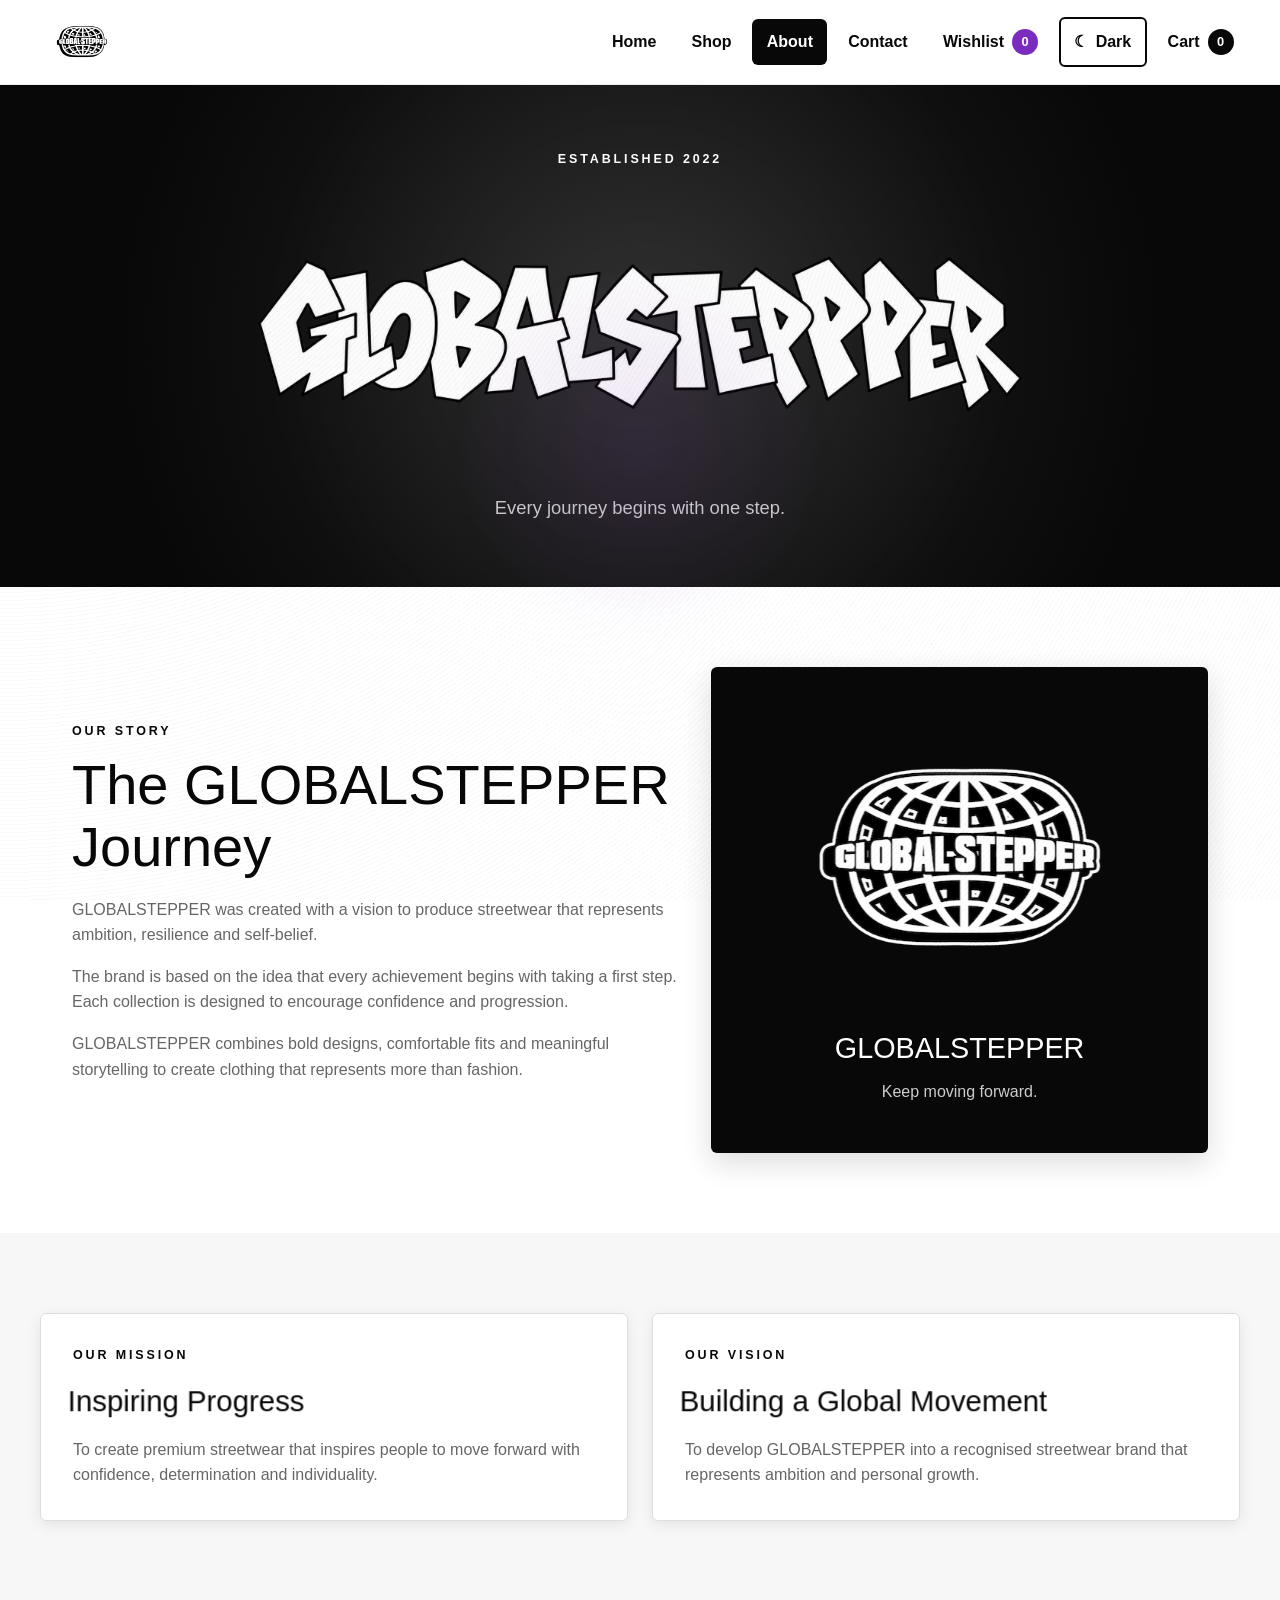
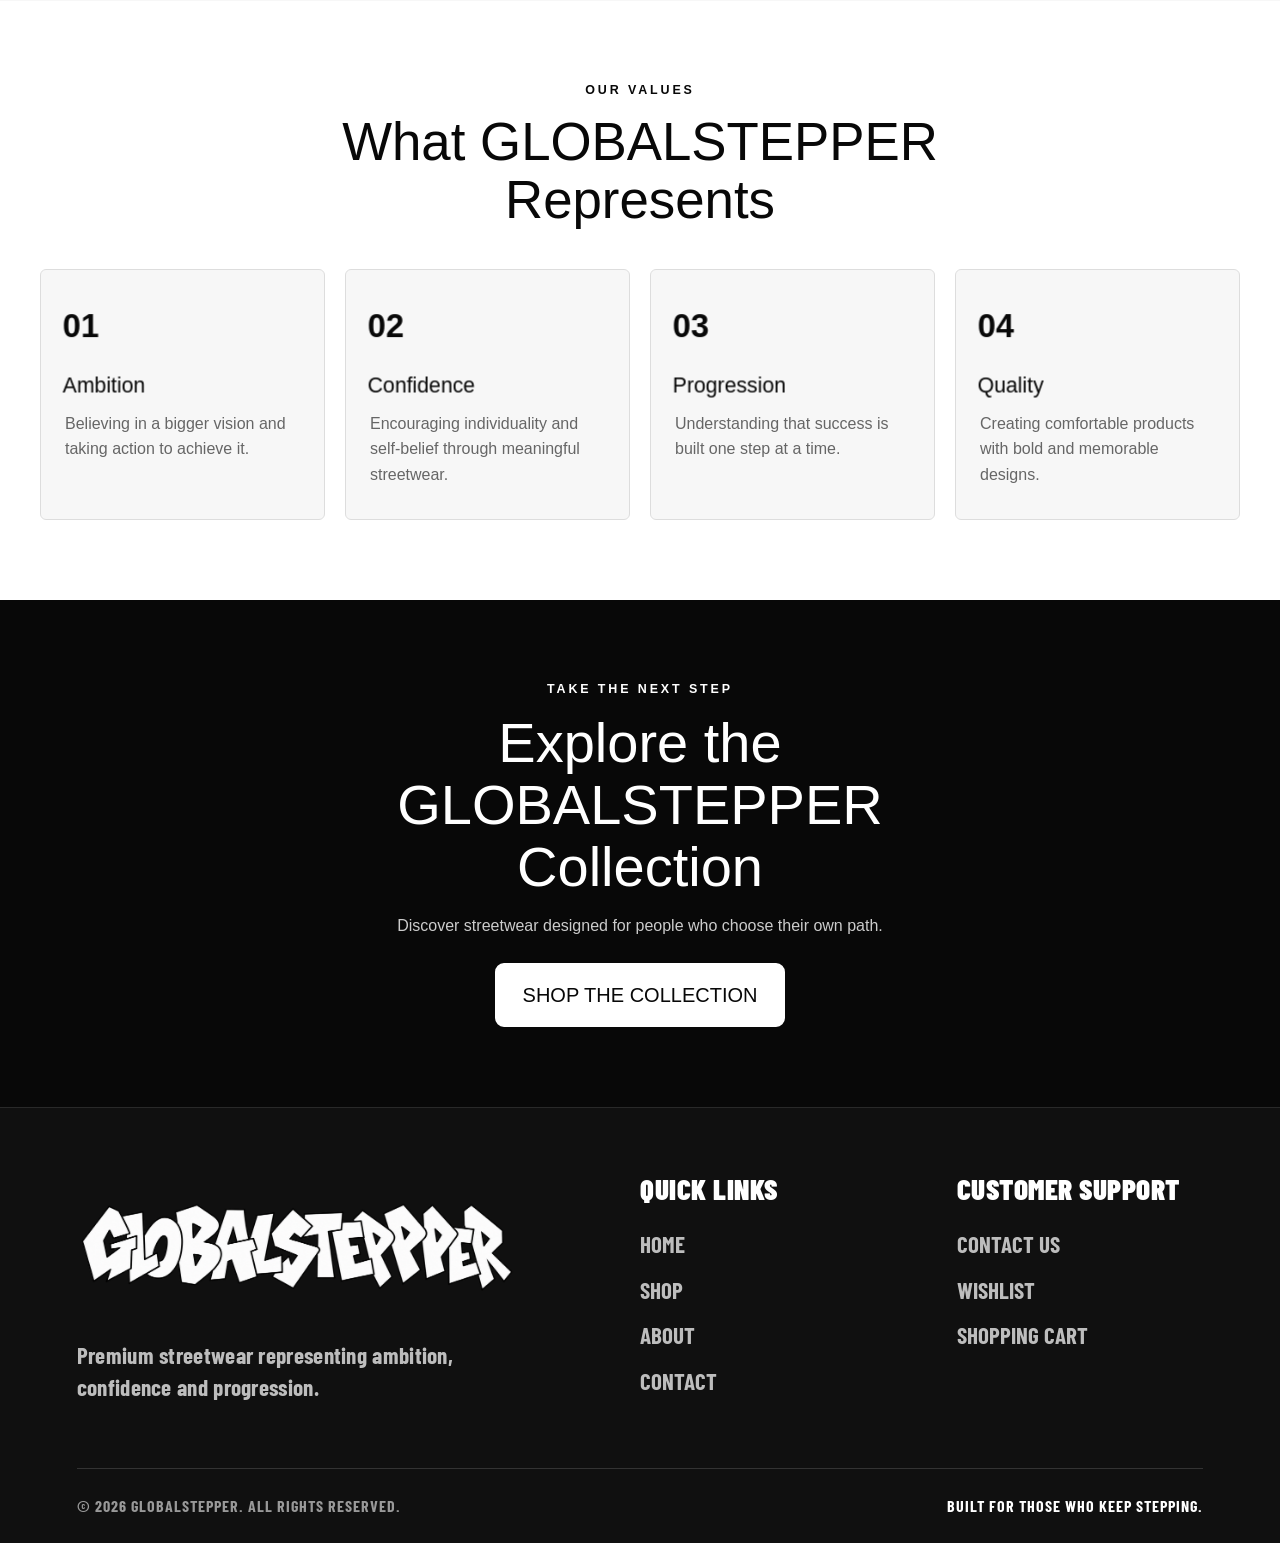
<file: about.html>
<!DOCTYPE html>
<html lang="en">

<head>
    <link rel="stylesheet" href="css/style.css">
    <meta charset="UTF-8">

    <meta name="viewport"
          content="width=device-width, initial-scale=1.0">

    <meta name="description"
          content="Learn about GLOBALSTEPPER, a unisex streetwear brand built around ambition, confidence and progression.">

    <title>About | GLOBALSTEPPER</title>

    <link rel="stylesheet" href="css/style.css">

    <link rel="icon"
          type="image/png"
          href="media/images/logo.png">

    <style>
        /* ABOUT PAGE GRAFFITI LOGO */

        .about-graffiti-heading {
            display: block;
            width: 100%;
            max-width: 1100px;
            margin: 20px auto;
            padding: 0;
            line-height: 1;
            text-align: center;
        }

        .about-graffiti-logo {
            display: block;
            width: 100%;
            max-width: 1000px;
            max-height: 260px;
            height: auto;
            margin: 0 auto;
            object-fit: contain;
            filter: none !important;
        }

        /* ABOUT HERO */

        .about-hero {
            min-height: 400px;
            height: auto;
            padding: 65px 20px;
            display: flex;
            flex-direction: column;
            align-items: center;
            justify-content: center;
            text-align: center;
        }

        .about-hero > p:last-child {
            margin-top: 15px;
        }

        /* HEADER LOGO */

        .site-header .logo img {
            display: block;
            width: 100%;
            height: 54px;
            object-fit: contain;
        }

        /* STORY LOGO */

        .about-logo-card img {
            display: block;
            width: 100%;
            max-width: 290px;
            height: auto;
            margin: 0 auto 20px;
            object-fit: contain;
        }

       
/* GLOBALSTEPPER FOOTER LOGO */

.site-footer .footer-brand img {
    display: block;
    width: 110px;
    height: auto;
    object-fit: contain;
    margin-bottom: 20px;
    padding: 0;
    background: transparent !important;
    border: none;
    border-radius: 0;
    filter: none !important;
}

        /* TABLET */

        @media (max-width: 900px) {
            .about-graffiti-logo {
                max-width: 90%;
                max-height: 220px;
            }
        }

        /* MOBILE */

        @media (max-width: 768px) {
            .about-hero {
                min-height: 280px;
                padding: 45px 15px;
            }

            .about-graffiti-heading {
                margin: 15px auto;
            }

            .about-graffiti-logo {
                width: 100%;
                max-width: 100%;
                max-height: 150px;
            }

            .about-hero > p:last-child {
                font-size: 0.95rem;
                margin-top: 12px;
            }
        }
    </style>


<link rel="stylesheet" href="css/globalstepper-footer.css">
    
</head>

<body>

    <!-- HEADER -->

    <header class="site-header">

        <nav class="navbar"
             aria-label="Main navigation">

            <a href="index.html"
               class="logo"
               aria-label="GLOBALSTEPPER home page">

                <img
                    src="media/images/logo.png"
                    alt="GLOBALSTEPPER logo">

            </a>

            <button
                class="menu-toggle"
                id="menu-toggle"
                type="button"
                aria-label="Open navigation menu"
                aria-expanded="false"
                aria-controls="nav-links">
                ☰
            </button>

            <ul class="nav-links" id="nav-links">

                <li>
                    <a href="index.html">Home</a>
                </li>

                <li>
                    <a href="products.html">Shop</a>
                </li>

                <li>
                    <a href="about.html"
                       aria-current="page">
                        About
                    </a>
                </li>

                <li>
                    <a href="contact.html">Contact</a>
                </li>

                <li>
                    <a href="wishlist.html"
                       class="wishlist-link">

                        Wishlist

                        <span id="wishlist-count">0</span>

                    </a>
                </li>

                <li>
                    <button
                        class="theme-toggle"
                        id="theme-toggle"
                        type="button"
                        aria-label="Switch to dark mode"
                        aria-pressed="false">

                        <span aria-hidden="true">☾</span>

                        <span class="theme-toggle-text">
                            Dark
                        </span>

                    </button>
                </li>

                <li>
                    <a href="cart.html"
                       class="cart-link">

                        Cart

                        <span
                            id="cart-count"
                            aria-label="items in cart">
                            0
                        </span>

                    </a>
                </li>

            </ul>

        </nav>

    </header>


    <!-- MAIN CONTENT -->

    <main class="about-page">


        <!-- ABOUT HERO -->

        <section class="about-hero">

            <p class="section-label">
                ESTABLISHED 2022
            </p>

            <h1 class="about-graffiti-heading">

                
<img
    src="media/images/globalstepper-loader.png"
    alt="GLOBALSTEPPER Graffiti Logo"
    class="about-graffiti-logo"
>

            </h1>

            <p>
                Every journey begins with one step.
            </p>

        </section>


        <!-- OUR STORY -->

        <section class="about-story-section">

            <div class="about-story-text">

                <p class="section-label">
                    OUR STORY
                </p>

                <h2>
                    The GLOBALSTEPPER Journey
                </h2>

                <p>
                    GLOBALSTEPPER was created with a vision
                    to produce streetwear that represents
                    ambition, resilience and self-belief.
                </p>

                <p>
                    The brand is based on the idea that every
                    achievement begins with taking a first
                    step. Each collection is designed to
                    encourage confidence and progression.
                </p>

                <p>
                    GLOBALSTEPPER combines bold designs,
                    comfortable fits and meaningful
                    storytelling to create clothing that
                    represents more than fashion.
                </p>

            </div>


            <!-- STORY LOGO CARD -->

            <div class="about-logo-card">

                <img
                    src="media/images/logo.png"
                    alt="GLOBALSTEPPER black and white globe logo">

                <h2>
                    GLOBALSTEPPER
                </h2>

                <p>
                    Keep moving forward.
                </p>

            </div>

        </section>


        <!-- MISSION AND VISION -->

        <section class="mission-vision-section">

            <article class="mission-card">

                <p class="section-label">
                    OUR MISSION
                </p>

                <h2>
                    Inspiring Progress
                </h2>

                <p>
                    To create premium streetwear that inspires
                    people to move forward with confidence,
                    determination and individuality.
                </p>

            </article>


            <article class="mission-card">

                <p class="section-label">
                    OUR VISION
                </p>

                <h2>
                    Building a Global Movement
                </h2>

                <p>
                    To develop GLOBALSTEPPER into a recognised
                    streetwear brand that represents ambition
                    and personal growth.
                </p>

            </article>

        </section>


        <!-- BRAND VALUES -->

        <section class="brand-values-section">

            <div class="section-heading">

                <p class="section-label">
                    OUR VALUES
                </p>

                <h2>
                    What GLOBALSTEPPER Represents
                </h2>

            </div>


            <div class="values-grid">

                <article class="value-card">

                    <span aria-hidden="true">01</span>

                    <h3>Ambition</h3>

                    <p>
                        Believing in a bigger vision and taking
                        action to achieve it.
                    </p>

                </article>


                <article class="value-card">

                    <span aria-hidden="true">02</span>

                    <h3>Confidence</h3>

                    <p>
                        Encouraging individuality and self-belief
                        through meaningful streetwear.
                    </p>

                </article>


                <article class="value-card">

                    <span aria-hidden="true">03</span>

                    <h3>Progression</h3>

                    <p>
                        Understanding that success is built
                        one step at a time.
                    </p>

                </article>


                <article class="value-card">

                    <span aria-hidden="true">04</span>

                    <h3>Quality</h3>

                    <p>
                        Creating comfortable products with
                        bold and memorable designs.
                    </p>

                </article>

            </div>

        </section>


        <!-- CALL TO ACTION -->

        <section class="about-cta">

            <p class="section-label">
                TAKE THE NEXT STEP
            </p>

            <h2>
                Explore the GLOBALSTEPPER Collection
            </h2>

            <p>
                Discover streetwear designed for people
                who choose their own path.
            </p>

            <a href="products.html" class="btn">
                Shop the Collection
            </a>

        </section>

    </main>



<!-- GLOBALSTEPPER PREMIUM FOOTER -->

<footer class="gs-premium-footer">

  <div class="gs-footer-container">

    <!-- GLOBALSTEPPER BRAND -->
    <div class="gs-footer-brand">

      <a href="index.html" class="gs-footer-logo-link">
        <img
          src="media/images/globalstepper-loader.png"
          alt="GLOBALSTEPPER"
          class="gs-footer-loader-logo"
        >
      </a>

      <p class="gs-footer-description">
        Premium streetwear representing ambition,
        confidence and progression.
      </p>

    </div>

    <!-- QUICK LINKS -->
    <div class="gs-footer-column">

      <h2 class="gs-footer-heading">QUICK LINKS</h2>

      <a href="index.html">HOME</a>
      <a href="products.html">SHOP</a>
      <a href="about.html">ABOUT</a>
      <a href="contact.html">CONTACT</a>

    </div>

    <!-- CUSTOMER SUPPORT -->
    <div class="gs-footer-column">

      <h2 class="gs-footer-heading">
        CUSTOMER SUPPORT
      </h2>

      <a href="contact.html">CONTACT US</a>
      <a href="wishlist.html">WISHLIST</a>
      <a href="cart.html">SHOPPING CART</a>

    </div>

  </div>

  <!-- COPYRIGHT AND SLOGAN -->
  <div class="gs-footer-bottom">

    <div class="gs-footer-copyright">
      © <span id="current-year">2026</span>
      GLOBALSTEPPER. ALL RIGHTS RESERVED.
    </div>

    <div class="gs-footer-signature">
      BUILT FOR THOSE WHO KEEP STEPPING.
    </div>

  </div>

</footer>


    <!-- EXISTING WEBSITE JAVASCRIPT -->

    <script src="js/script.js"></script>

</body>

</html>
</file>
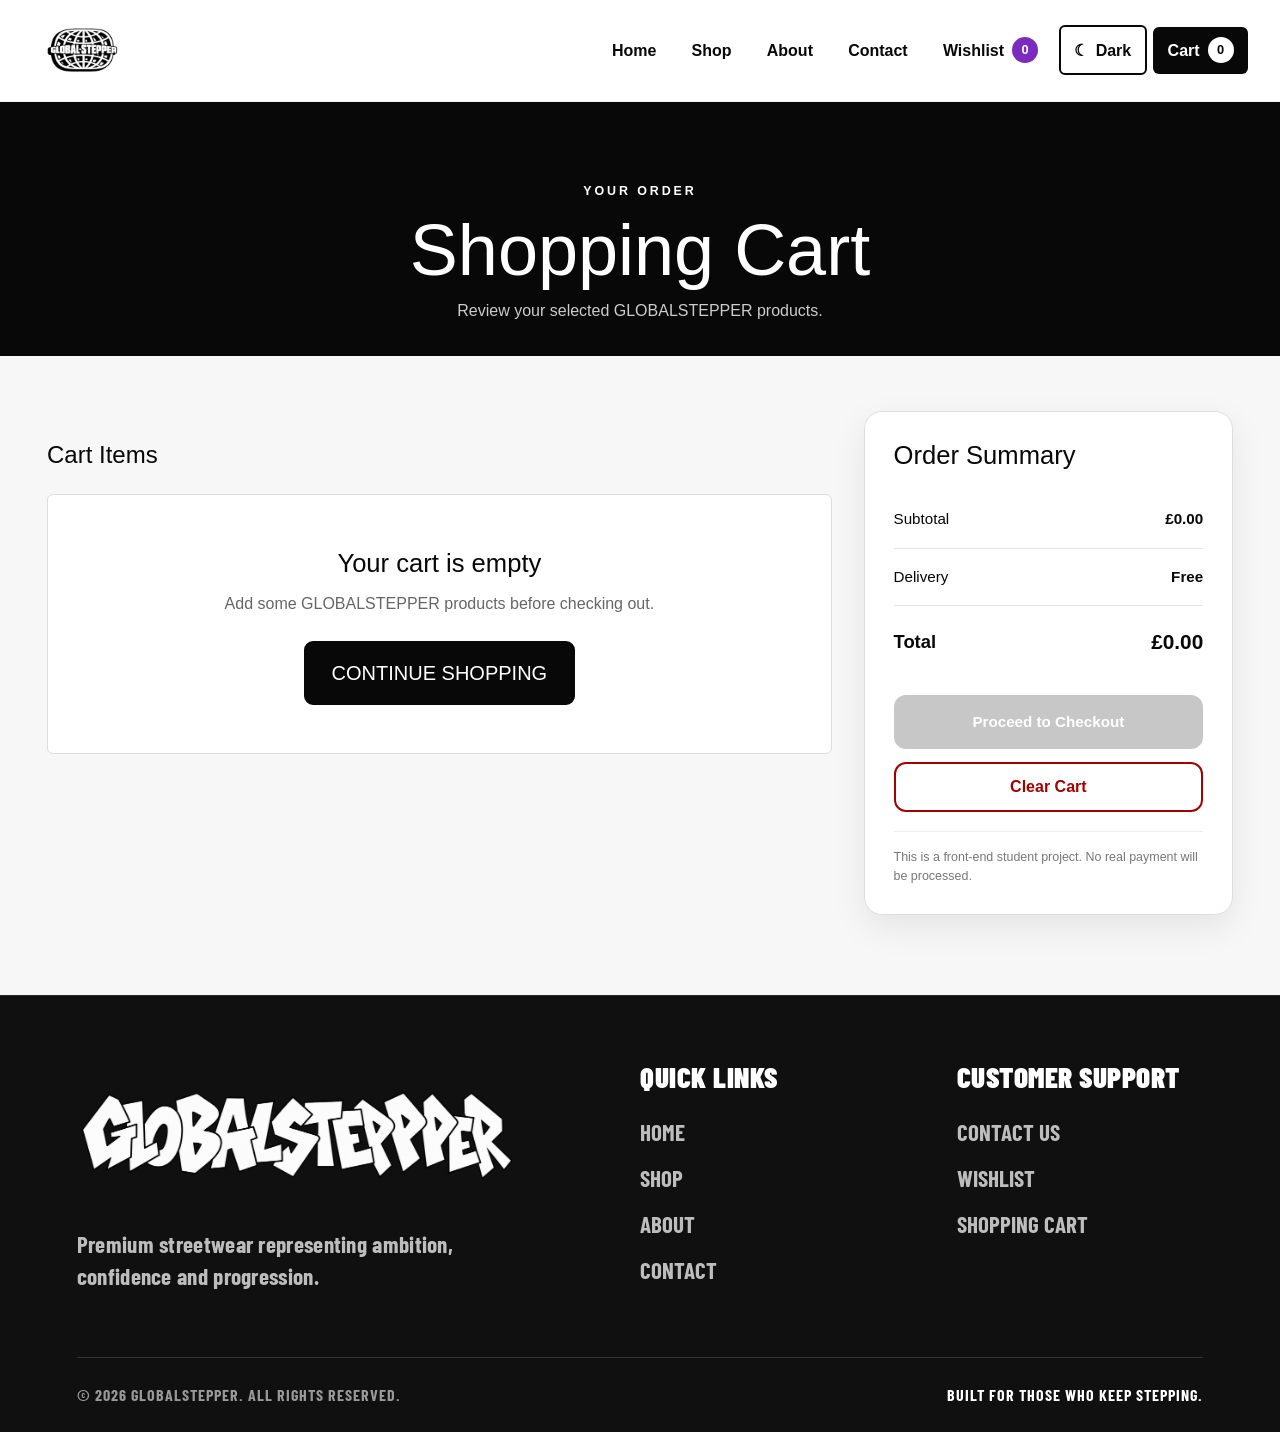
<file: cart.html>
<!DOCTYPE html>
<html lang="en">

<head>
    <link rel="stylesheet" href="css/style.css">
    <meta charset="UTF-8">

    <meta
        name="viewport"
        content="width=device-width, initial-scale=1.0"
    >

    <meta
        name="description"
        content="Review and manage your GLOBALSTEPPER shopping cart."
    >

    <title>Shopping Cart | GLOBALSTEPPER</title>

    <link
        rel="stylesheet"
        href="css/style.css"
    >

    <link
        rel="icon"
        type="image/png"
        href="images/logo.png"
    >


<link rel="stylesheet" href="css/globalstepper-footer.css">
    
</head>

<body>

 <header class="site-header">

    <nav class="navbar" aria-label="Main navigation">

        <a
            href="index.html"
            class="logo"
            aria-label="GLOBALSTEPPER home page"
        >
            <img
                src="images/logo.png"
                alt="GLOBALSTEPPER logo"
            >
        </a>

        <button
            class="menu-toggle"
            id="menu-toggle"
            type="button"
            aria-label="Open navigation menu"
            aria-expanded="false"
            aria-controls="nav-links"
        >
            ☰
        </button>

        <ul class="nav-links" id="nav-links">

            <li>
                <a href="index.html">
                    Home
                </a>
            </li>

            <li>
                <a href="products.html">
                    Shop
                </a>
            </li>

            <li>
                <a href="about.html">
                    About
                </a>
            </li>

            <li>
                <a href="contact.html">
                    Contact
                </a>
            </li>

            <li>
                <a href="wishlist.html" class="wishlist-link">
                    Wishlist
                    <span id="wishlist-count">0</span>
                </a>
            </li>

            <li>
                <button
                    class="theme-toggle"
                    id="theme-toggle"
                    type="button"
                    aria-label="Switch to dark mode"
                    aria-pressed="false"
                >
                    <span aria-hidden="true">☾</span>
                    <span class="theme-toggle-text">Dark</span>
                </button>
            </li>

            <li>
                <a
                    href="cart.html"
                    class="cart-link"
                    aria-current="page"
                >
                    Cart
                    <span
                        id="cart-count"
                        aria-label="items in cart"
                    >
                        0
                    </span>
                </a>
            </li>

        </ul>

    </nav>

</header>

    <main class="cart-page">

        <section class="cart-header">

            <p class="section-label">
                YOUR ORDER
            </p>

            <h1>
                Shopping Cart
            </h1>

            <p>
                Review your selected GLOBALSTEPPER products.
            </p>

        </section>

        <section class="cart-layout">

            <div class="cart-items-section">

                <h2>
                    Cart Items
                </h2>

                <div
                    id="cart-items"
                    class="cart-items"
                    aria-live="polite"
                ></div>

                <div
                    id="empty-cart-message"
                    class="empty-cart-message"
                    hidden
                >
                    <h3>Your cart is empty</h3>

                    <p>
                        Add some GLOBALSTEPPER products before checking out.
                    </p>

                    <a
                        href="products.html"
                        class="btn"
                    >
                        Continue Shopping
                    </a>
                </div>

            </div>

            <aside
                class="cart-summary"
                aria-labelledby="order-summary-heading"
            >

                <h2 id="order-summary-heading">
                    Order Summary
                </h2>

                <div class="summary-row">

                    <span>
                        Subtotal
                    </span>

                    <span id="cart-subtotal">
                        £0.00
                    </span>

                </div>

                <div class="summary-row">

                    <span>
                        Delivery
                    </span>

                    <span>
                        Free
                    </span>

                </div>

                <div class="summary-row summary-total">

                    <span>
                        Total
                    </span>

                    <span id="cart-total">
                        £0.00
                    </span>

                </div>

                <button
                    class="checkout-button"
                    id="checkout-button"
                    type="button"
                >
                    Proceed to Checkout
                </button>

                <button
                    class="clear-cart-button"
                    id="clear-cart-button"
                    type="button"
                >
                    Clear Cart
                </button>

                <p
                    id="cart-page-message"
                    class="cart-page-message"
                    aria-live="polite"
                ></p>

                <p class="cart-disclaimer">
                    This is a front-end student project. No real payment
                    will be processed.
                </p>

            </aside>

        </section>

    </main>

   
<!-- GLOBALSTEPPER PREMIUM FOOTER -->

<footer class="gs-premium-footer">

  <div class="gs-footer-container">

    <!-- GLOBALSTEPPER BRAND -->
    <div class="gs-footer-brand">

      <a href="index.html" class="gs-footer-logo-link">
        <img
          src="media/images/globalstepper-loader.png"
          alt="GLOBALSTEPPER"
          class="gs-footer-loader-logo"
        >
      </a>

      <p class="gs-footer-description">
        Premium streetwear representing ambition,
        confidence and progression.
      </p>

    </div>

    <!-- QUICK LINKS -->
    <div class="gs-footer-column">

      <h2 class="gs-footer-heading">QUICK LINKS</h2>

      <a href="index.html">HOME</a>
      <a href="products.html">SHOP</a>
      <a href="about.html">ABOUT</a>
      <a href="contact.html">CONTACT</a>

    </div>

    <!-- CUSTOMER SUPPORT -->
    <div class="gs-footer-column">

      <h2 class="gs-footer-heading">
        CUSTOMER SUPPORT
      </h2>

      <a href="contact.html">CONTACT US</a>
      <a href="wishlist.html">WISHLIST</a>
      <a href="cart.html">SHOPPING CART</a>

    </div>

  </div>

  <!-- COPYRIGHT AND SLOGAN -->
  <div class="gs-footer-bottom">

    <div class="gs-footer-copyright">
      © <span id="current-year">2026</span>
      GLOBALSTEPPER. ALL RIGHTS RESERVED.
    </div>

    <div class="gs-footer-signature">
      BUILT FOR THOSE WHO KEEP STEPPING.
    </div>

  </div>

</footer>

    <script src="js/script.js"></script>

</body>

</html>
</file>
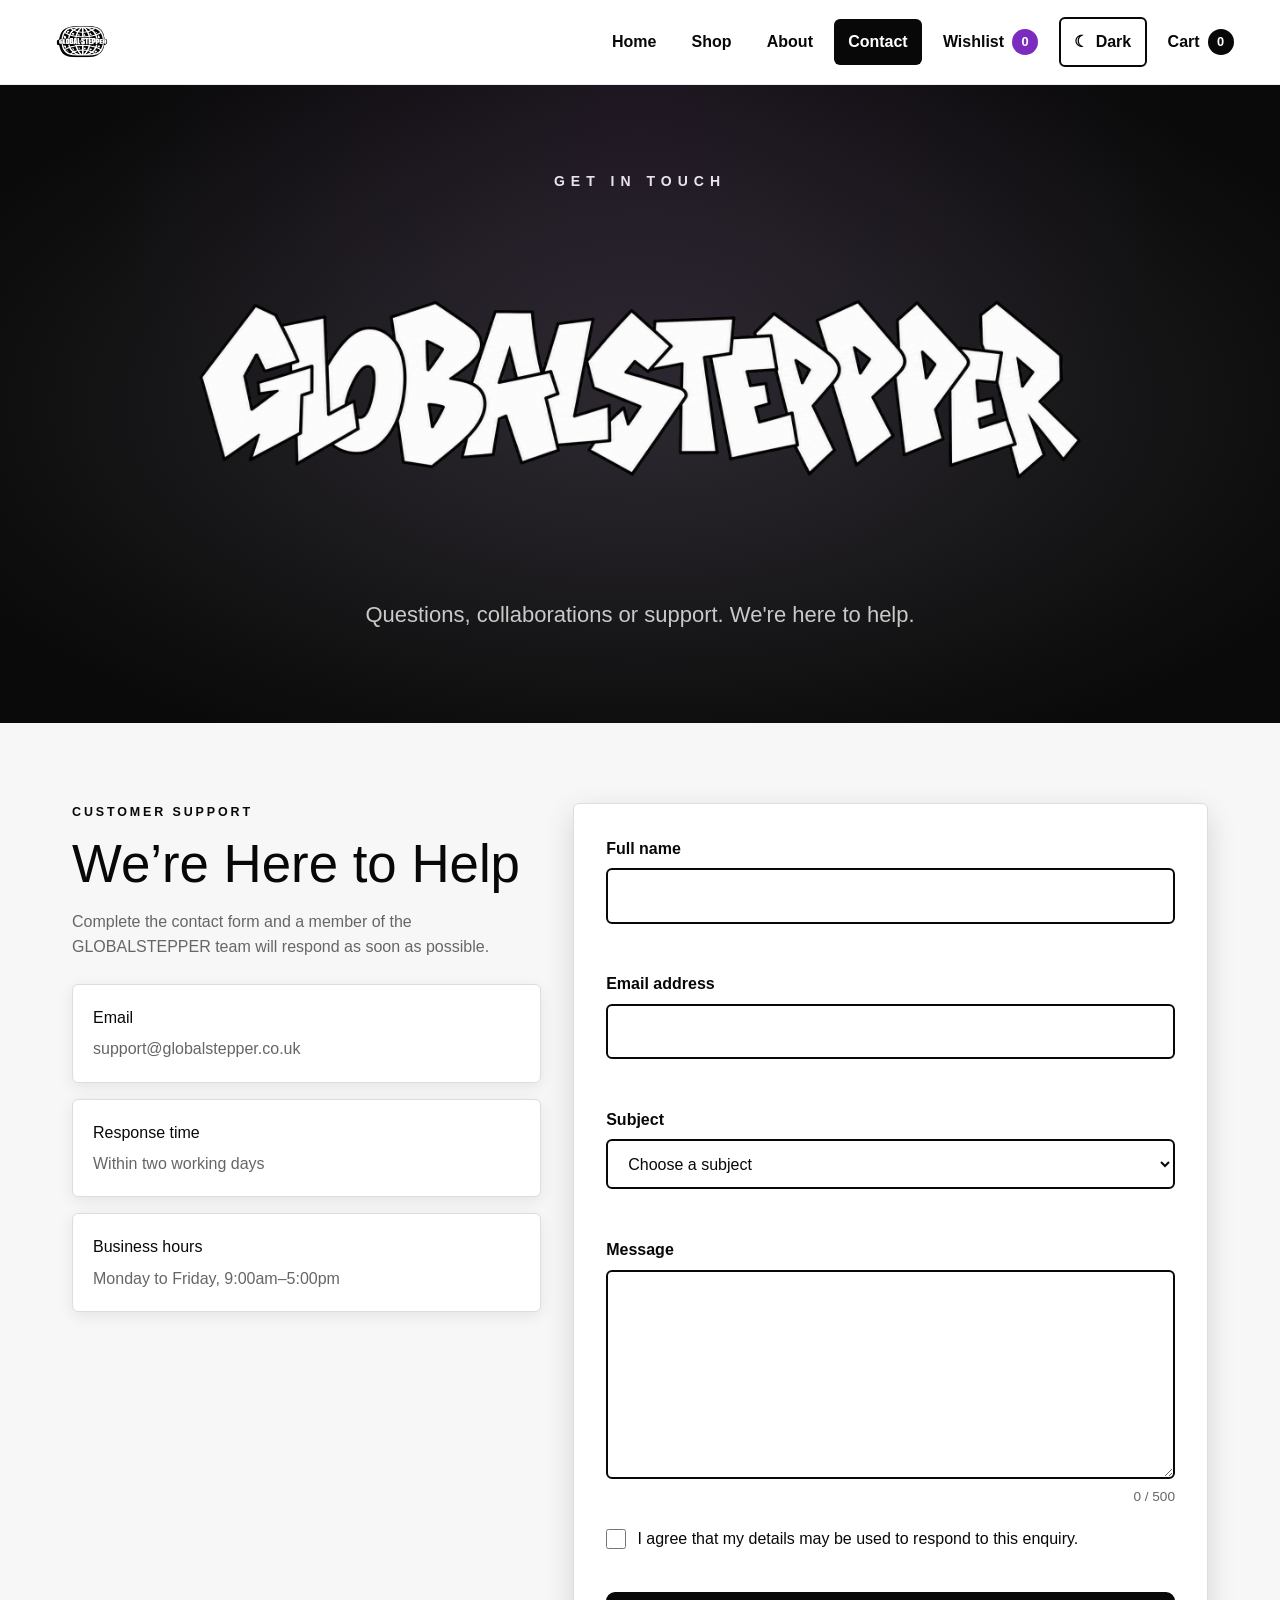
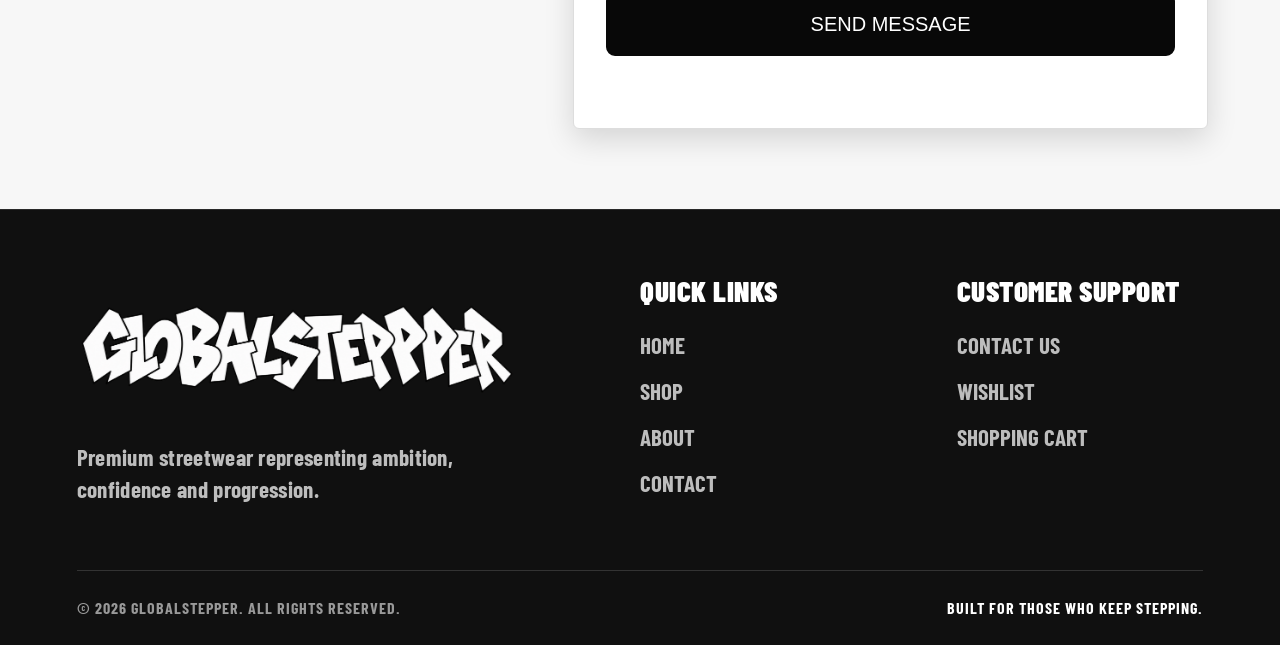
<file: contact.html>
<!DOCTYPE html>
<html lang="en">

<head>
    <link rel="stylesheet" href="css/style.css">
    <meta charset="UTF-8">
    <meta name="viewport" content="width=device-width, initial-scale=1.0">

    <meta name="description"
          content="Contact GLOBALSTEPPER for product and customer service enquiries.">

    <title>Contact | GLOBALSTEPPER</title>

    <link rel="stylesheet" href="css/style.css">
    <link rel="icon" type="image/png" href="media/images/logo.png">

    <style>
        /* GLOBALSTEPPER CONTACT PAGE */

        /* MATCHING ABOUT PAGE HERO */

        .contact-page .contact-hero {
            position: relative;
            isolation: isolate;
            overflow: hidden;

            min-height: 600px;
            padding: 85px 24px 90px;

            display: flex;
            flex-direction: column;
            align-items: center;
            justify-content: center;

            text-align: center;
            color: #ffffff;

            background:
                radial-gradient(
                    ellipse at 50% 50%,
                    rgba(95, 91, 103, 0.35) 0%,
                    rgba(45, 43, 48, 0.55) 35%,
                    rgba(10, 10, 10, 1) 85%
                ),
                #0a0a0a;
        }

        /* SOFT PURPLE GLOW */

        .contact-page .contact-hero::before {
            content: "";
            position: absolute;
            inset: 0;
            z-index: -1;
            pointer-events: none;

            background: radial-gradient(
                ellipse at 50% 5%,
                rgba(110, 64, 130, 0.15),
                transparent 60%
            );
        }

        /* GET IN TOUCH LABEL */

        .contact-page .contact-hero .section-label {
            margin: 0 0 45px;
            color: #e8e4ec;
            font-size: 14px;
            font-weight: 800;
            letter-spacing: 6px;
            text-transform: uppercase;
        }

        /* GRAFFITI LOGO */

        .contact-page .contact-hero .contact-graffiti-heading {
            display: block;
            width: 100%;
            max-width: 1100px;
            margin: 0 auto 60px;
            padding: 0;
            line-height: 1;
            font-size: 0;
        }

        .contact-page .contact-hero .contact-graffiti-logo {
            display: block;
            width: 100%;
            max-width: 1100px;
            max-height: 300px;
            height: auto;
            margin: 0 auto;
            object-fit: contain;
            background: transparent !important;
            filter: none !important;
        }

        /* DESCRIPTION */

        .contact-page .contact-hero > p:last-child {
            max-width: 750px;
            margin: 0 auto;
            color: #c9c9c9;
            font-size: clamp(16px, 2vw, 22px);
            line-height: 1.6;
        }

        /* HEADER LOGO */

        .site-header .logo img {
            display: block;
            width: 100%;
            height: 54px;
            object-fit: contain;
        }

        /* FOOTER LOGO */

        .site-footer .footer-brand img {
            display: block;
            width: 110px;
            max-width: 100%;
            height: auto;
            object-fit: contain;
            padding: 0 !important;
            margin-bottom: 20px;
            background: transparent !important;
            border: none !important;
            border-radius: 0 !important;
            filter: none !important;
        }

        /* MOBILE RESPONSIVENESS */

        @media (max-width: 768px) {

            .contact-page .contact-hero {
                min-height: 420px;
                padding: 65px 20px;
            }

            .contact-page .contact-hero .section-label {
                font-size: 11px;
                letter-spacing: 4px;
                margin-bottom: 35px;
            }

            .contact-page .contact-hero .contact-graffiti-heading {
                margin-bottom: 45px;
            }

            .contact-page .contact-hero .contact-graffiti-logo {
                max-height: 180px;
            }

            .contact-page .contact-hero > p:last-child {
                font-size: 15px;
            }
        }
    </style>


<link rel="stylesheet" href="css/globalstepper-footer.css">
    
</head>

<body>

    <!-- HEADER -->

    <header class="site-header">

        <nav class="navbar" aria-label="Main navigation">

            <a href="index.html"
               class="logo"
               aria-label="GLOBALSTEPPER home page">

                <img
                    src="media/images/logo.png"
                    alt="GLOBALSTEPPER logo">

            </a>

            <button
                class="menu-toggle"
                id="menu-toggle"
                type="button"
                aria-label="Open navigation menu"
                aria-expanded="false"
                aria-controls="nav-links">
                ☰
            </button>

            <ul class="nav-links" id="nav-links">

                <li>
                    <a href="index.html">Home</a>
                </li>

                <li>
                    <a href="products.html">Shop</a>
                </li>

                <li>
                    <a href="about.html">About</a>
                </li>

                <li>
                    <a href="contact.html" aria-current="page">
                        Contact
                    </a>
                </li>

                <li>
                    <a href="wishlist.html" class="wishlist-link">
                        Wishlist
                        <span id="wishlist-count">0</span>
                    </a>
                </li>

                <li>
                    <button
                        class="theme-toggle"
                        id="theme-toggle"
                        type="button"
                        aria-label="Switch to dark mode"
                        aria-pressed="false">

                        <span aria-hidden="true">☾</span>
                        <span class="theme-toggle-text">Dark</span>

                    </button>
                </li>

                <li>
                    <a href="cart.html" class="cart-link">
                        Cart
                        <span
                            id="cart-count"
                            aria-label="items in cart">0</span>
                    </a>
                </li>

            </ul>

        </nav>

    </header>

    <!-- MAIN CONTENT -->

    <main class="contact-page">

        <!-- CONTACT HERO -->

        <section class="contact-hero">

            <p class="section-label">
                GET IN TOUCH
            </p>

            <h1 class="contact-graffiti-heading">

                <img
                    src="media/images/globalstepper-loader.png"
                    alt="GLOBALSTEPPER"
                    class="contact-graffiti-logo">

            </h1>

            <p>
                Questions, collaborations or support.
                We're here to help.
            </p>

        </section>

        <!-- CONTACT INFORMATION AND FORM -->

        <section class="contact-layout">

            <div class="contact-information">

                <p class="section-label">
                    CUSTOMER SUPPORT
                </p>

                <h2>We’re Here to Help</h2>

                <p>
                    Complete the contact form and a member of the
                    GLOBALSTEPPER team will respond as soon as possible.
                </p>

                <div class="contact-detail-card">
                    <h3>Email</h3>
                    <p>support@globalstepper.co.uk</p>
                </div>

                <div class="contact-detail-card">
                    <h3>Response time</h3>
                    <p>Within two working days</p>
                </div>

                <div class="contact-detail-card">
                    <h3>Business hours</h3>
                    <p>Monday to Friday, 9:00am–5:00pm</p>
                </div>

            </div>

            <!-- CONTACT FORM -->

            <form
                id="contact-form"
                class="contact-form"
                novalidate>

                <!-- FULL NAME -->

                <div class="form-group">

                    <label for="contact-name">
                        Full name
                    </label>

                    <input
                        type="text"
                        id="contact-name"
                        name="name"
                        autocomplete="name"
                        required>

                    <p
                        class="field-error"
                        id="name-error"
                        aria-live="polite"></p>

                </div>

                <!-- EMAIL -->

                <div class="form-group">

                    <label for="contact-email">
                        Email address
                    </label>

                    <input
                        type="email"
                        id="contact-email"
                        name="email"
                        autocomplete="email"
                        required>

                    <p
                        class="field-error"
                        id="email-error"
                        aria-live="polite"></p>

                </div>

                <!-- SUBJECT -->

                <div class="form-group">

                    <label for="contact-subject">
                        Subject
                    </label>

                    <select
                        id="contact-subject"
                        name="subject"
                        required>

                        <option value="">
                            Choose a subject
                        </option>

                        <option value="product">
                            Product enquiry
                        </option>

                        <option value="sizing">
                            Sizing enquiry
                        </option>

                        <option value="delivery">
                            Delivery enquiry
                        </option>

                        <option value="general">
                            General enquiry
                        </option>

                    </select>

                    <p
                        class="field-error"
                        id="subject-error"
                        aria-live="polite"></p>

                </div>

                <!-- MESSAGE -->

                <div class="form-group">

                    <label for="contact-message">
                        Message
                    </label>

                    <textarea
                        id="contact-message"
                        name="message"
                        rows="7"
                        maxlength="500"
                        required></textarea>

                    <div class="message-information">

                        <p
                            class="field-error"
                            id="message-error"
                            aria-live="polite"></p>

                        <p id="character-count">
                            0 / 500
                        </p>

                    </div>

                </div>

                <!-- CONSENT -->

                <div class="form-group checkbox-group">

                    <input
                        type="checkbox"
                        id="contact-consent"
                        name="consent">

                    <label for="contact-consent">
                        I agree that my details may be used
                        to respond to this enquiry.
                    </label>

                </div>

                <p
                    class="field-error"
                    id="consent-error"
                    aria-live="polite"></p>

                <!-- SUBMIT BUTTON -->

                <button
                    type="submit"
                    class="contact-submit-button">
                    Send Message
                </button>

                <p
                    id="contact-form-message"
                    class="contact-form-message"
                    role="status"
                    aria-live="polite"></p>

            </form>

        </section>

    </main>

    
<!-- GLOBALSTEPPER PREMIUM FOOTER -->

<footer class="gs-premium-footer">

  <div class="gs-footer-container">

    <!-- GLOBALSTEPPER BRAND -->
    <div class="gs-footer-brand">

      <a href="index.html" class="gs-footer-logo-link">
        <img
          src="media/images/globalstepper-loader.png"
          alt="GLOBALSTEPPER"
          class="gs-footer-loader-logo"
        >
      </a>

      <p class="gs-footer-description">
        Premium streetwear representing ambition,
        confidence and progression.
      </p>

    </div>

    <!-- QUICK LINKS -->
    <div class="gs-footer-column">

      <h2 class="gs-footer-heading">QUICK LINKS</h2>

      <a href="index.html">HOME</a>
      <a href="products.html">SHOP</a>
      <a href="about.html">ABOUT</a>
      <a href="contact.html">CONTACT</a>

    </div>

    <!-- CUSTOMER SUPPORT -->
    <div class="gs-footer-column">

      <h2 class="gs-footer-heading">
        CUSTOMER SUPPORT
      </h2>

      <a href="contact.html">CONTACT US</a>
      <a href="wishlist.html">WISHLIST</a>
      <a href="cart.html">SHOPPING CART</a>

    </div>

  </div>

  <!-- COPYRIGHT AND SLOGAN -->
  <div class="gs-footer-bottom">

    <div class="gs-footer-copyright">
      © <span id="current-year">2026</span>
      GLOBALSTEPPER. ALL RIGHTS RESERVED.
    </div>

    <div class="gs-footer-signature">
      BUILT FOR THOSE WHO KEEP STEPPING.
    </div>

  </div>

</footer>

    <!-- JAVASCRIPT -->

    <script src="js/script.js"></script>

</body>
</html>
</file>
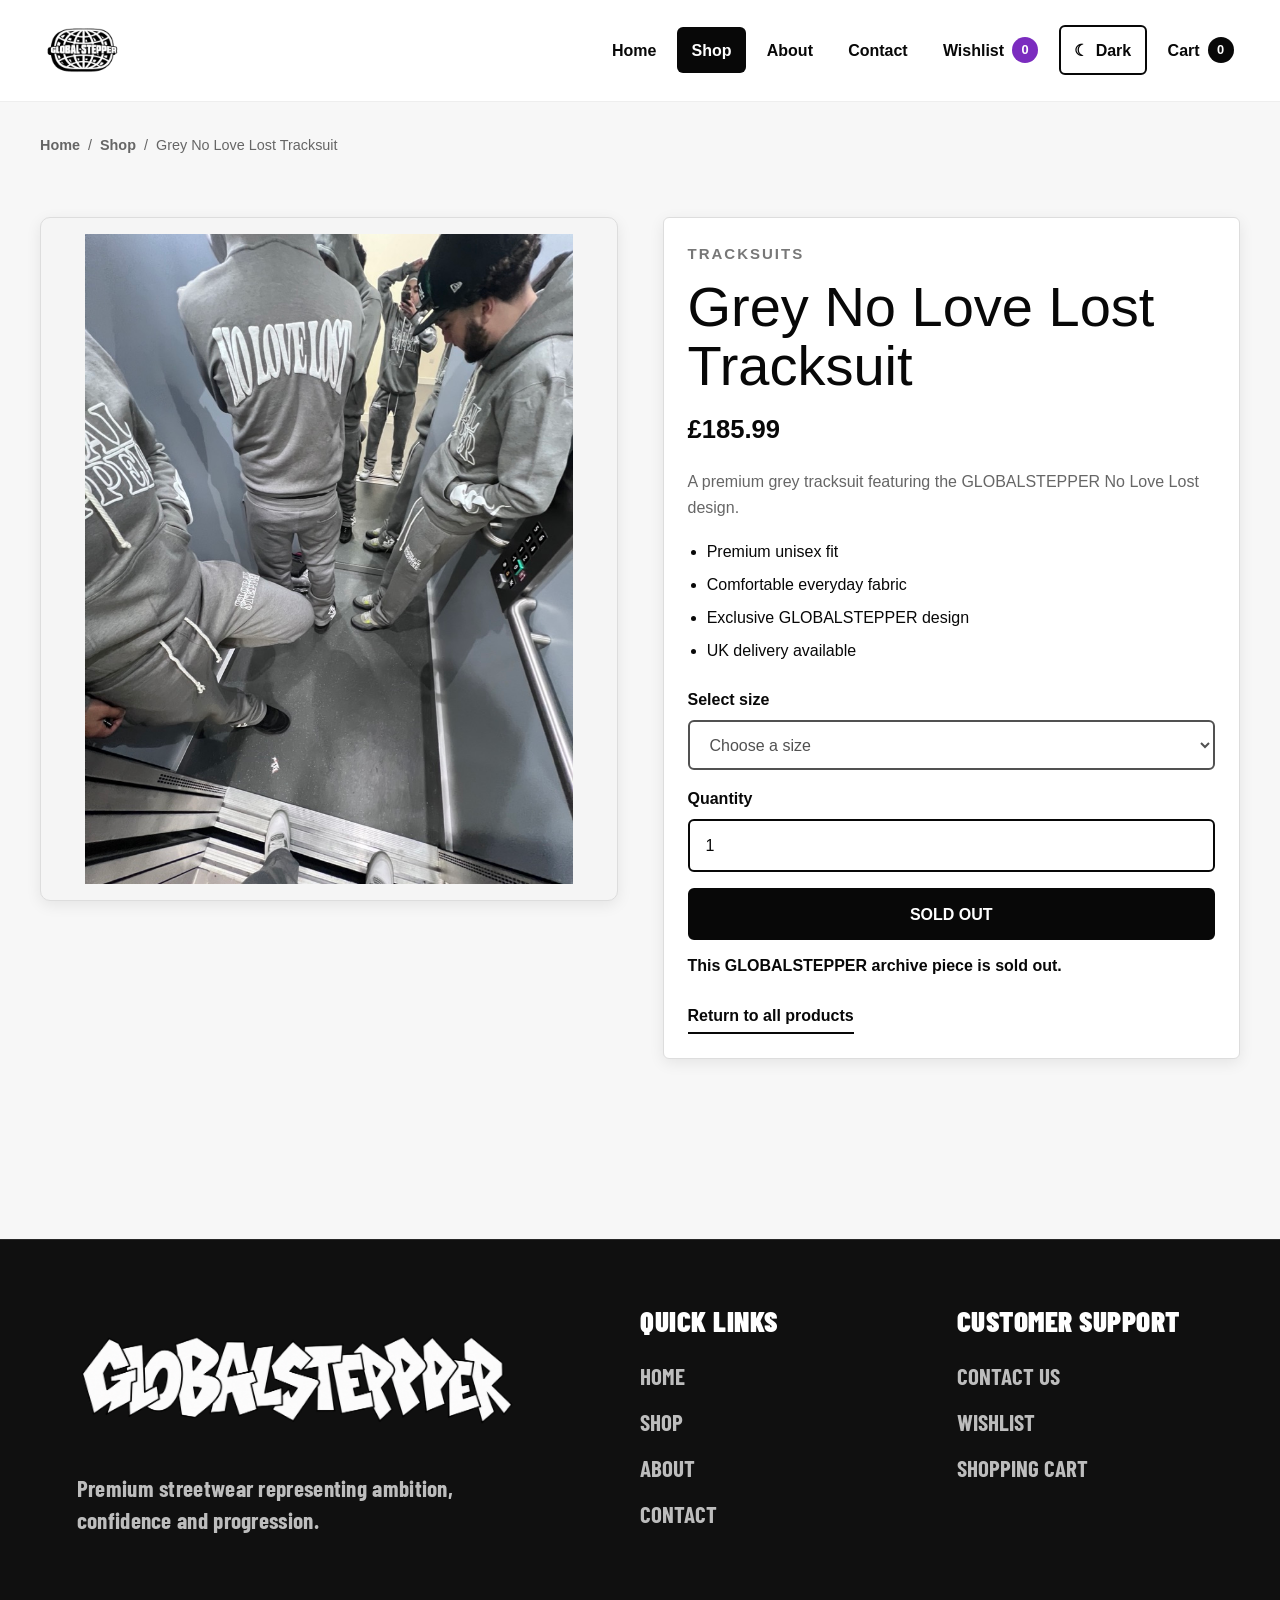
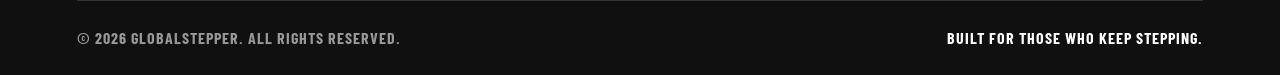
<file: product-details.html>
<!DOCTYPE html>
<html lang="en">

<head>
    <link rel="stylesheet" href="css/style.css">   
    <meta charset="UTF-8">

    <meta
        name="viewport"
        content="width=device-width, initial-scale=1.0"
    >

    <meta
        name="description"
        content="View product details for GLOBALSTEPPER streetwear."
    >

    <title>Product Details | GLOBALSTEPPER</title>

    <link
        rel="stylesheet"
        href="css/style.css"
    >

    <link
        rel="icon"
        type="image/png"
        href="images/logo.png"
    >


<link rel="stylesheet" href="css/globalstepper-footer.css">

    
</head>

<body>

  <header class="site-header">

    <nav class="navbar" aria-label="Main navigation">

        <a
            href="index.html"
            class="logo"
            aria-label="GLOBALSTEPPER home page"
        >
            <img
                src="images/logo.png"
                alt="GLOBALSTEPPER logo"
            >
        </a>

        <button
            class="menu-toggle"
            id="menu-toggle"
            type="button"
            aria-label="Open navigation menu"
            aria-expanded="false"
            aria-controls="nav-links"
        >
            ☰
        </button>

        <ul class="nav-links" id="nav-links">

            <li>
                <a href="index.html">
                    Home
                </a>
            </li>

            <li>
                <a href="products.html" aria-current="page">
                    Shop
                </a>
            </li>

            <li>
                <a href="about.html">
                    About
                </a>
            </li>

            <li>
                <a href="contact.html">
                    Contact
                </a>
            </li>

            <li>
                <a href="wishlist.html" class="wishlist-link">
                    Wishlist
                    <span id="wishlist-count">0</span>
                </a>
            </li>

            <li>
                <button
                    class="theme-toggle"
                    id="theme-toggle"
                    type="button"
                    aria-label="Switch to dark mode"
                    aria-pressed="false"
                >
                    <span aria-hidden="true">☾</span>
                    <span class="theme-toggle-text">Dark</span>
                </button>
            </li>

            <li>
                <a href="cart.html" class="cart-link">
                    Cart
                    <span
                        id="cart-count"
                        aria-label="items in cart"
                    >
                        0
                    </span>
                </a>
            </li>

        </ul>

    </nav>

</header>

    <main class="product-detail-page">

        <nav
            class="breadcrumb"
            aria-label="Breadcrumb"
        >
            <a href="index.html">Home</a>
            <span aria-hidden="true">/</span>
            <a href="products.html">Shop</a>
            <span aria-hidden="true">/</span>
            <span id="breadcrumb-product">Product</span>
        </nav>

        <section
            class="product-detail-container"
            aria-labelledby="detail-product-name"
        >

            <div class="product-detail-image">

                <img
                    id="detail-product-image"
                    src="images/global tracksuit 1.jpeg"
                    alt="GLOBALSTEPPER product"
                >

            </div>

            <div class="product-detail-content">

                <p
                    class="product-category"
                    id="detail-product-category"
                >
                    Tracksuits
                </p>

                <h1 id="detail-product-name">
                    Grey No Love Lost Tracksuit
                </h1>

                <p
                    class="product-detail-price"
                    id="detail-product-price"
                >
                    £185.99
                </p>

                <p
                    class="product-detail-description"
                    id="detail-product-description"
                >
                    Premium unisex streetwear designed for comfort,
                    confidence and everyday wear.
                </p>

                <ul class="product-feature-list">
                    <li>Premium unisex fit</li>
                    <li>Comfortable everyday fabric</li>
                    <li>Exclusive GLOBALSTEPPER design</li>
                    <li>UK delivery available</li>
                </ul>

                <div class="product-option">

                    <label for="product-size">
                        Select size
                    </label>

                    <select id="product-size">

                        <option value="">
                            Choose a size
                        </option>

                        <option value="XS">XS</option>
                        <option value="S">S</option>
                        <option value="M">M</option>
                        <option value="L">L</option>
                        <option value="XL">XL</option>

                    </select>

                </div>

                <div class="product-option">

                    <label for="product-quantity">
                        Quantity
                    </label>

                    <input
                        type="number"
                        id="product-quantity"
                        min="1"
                        max="10"
                        value="1"
                    >

                </div>

                <button
                    class="detail-add-to-cart-btn"
                    id="detail-add-to-cart"
                    type="button"
                >
                    Add to Cart
                </button>

                <p
                    class="detail-form-message"
                    id="detail-form-message"
                    aria-live="polite"
                ></p>

                <a
                    href="products.html"
                    class="text-link"
                >
                    Return to all products
                </a>

            </div>

        </section>

    </main>

   
<!-- GLOBALSTEPPER PREMIUM FOOTER -->

<footer class="gs-premium-footer">

  <div class="gs-footer-container">

    <!-- GLOBALSTEPPER BRAND -->
    <div class="gs-footer-brand">

      <a href="index.html" class="gs-footer-logo-link">
        <img
          src="media/images/globalstepper-loader.png"
          alt="GLOBALSTEPPER"
          class="gs-footer-loader-logo"
        >
      </a>

      <p class="gs-footer-description">
        Premium streetwear representing ambition,
        confidence and progression.
      </p>

    </div>

    <!-- QUICK LINKS -->
    <div class="gs-footer-column">

      <h2 class="gs-footer-heading">QUICK LINKS</h2>

      <a href="index.html">HOME</a>
      <a href="products.html">SHOP</a>
      <a href="about.html">ABOUT</a>
      <a href="contact.html">CONTACT</a>

    </div>

    <!-- CUSTOMER SUPPORT -->
    <div class="gs-footer-column">

      <h2 class="gs-footer-heading">
        CUSTOMER SUPPORT
      </h2>

      <a href="contact.html">CONTACT US</a>
      <a href="wishlist.html">WISHLIST</a>
      <a href="cart.html">SHOPPING CART</a>

    </div>

  </div>

  <!-- COPYRIGHT AND SLOGAN -->
  <div class="gs-footer-bottom">

    <div class="gs-footer-copyright">
      © <span id="current-year">2026</span>
      GLOBALSTEPPER. ALL RIGHTS RESERVED.
    </div>

    <div class="gs-footer-signature">
      BUILT FOR THOSE WHO KEEP STEPPING.
    </div>

  </div>

</footer>

    <script src="js/script.js"></script>

</body>

</html>
</file>
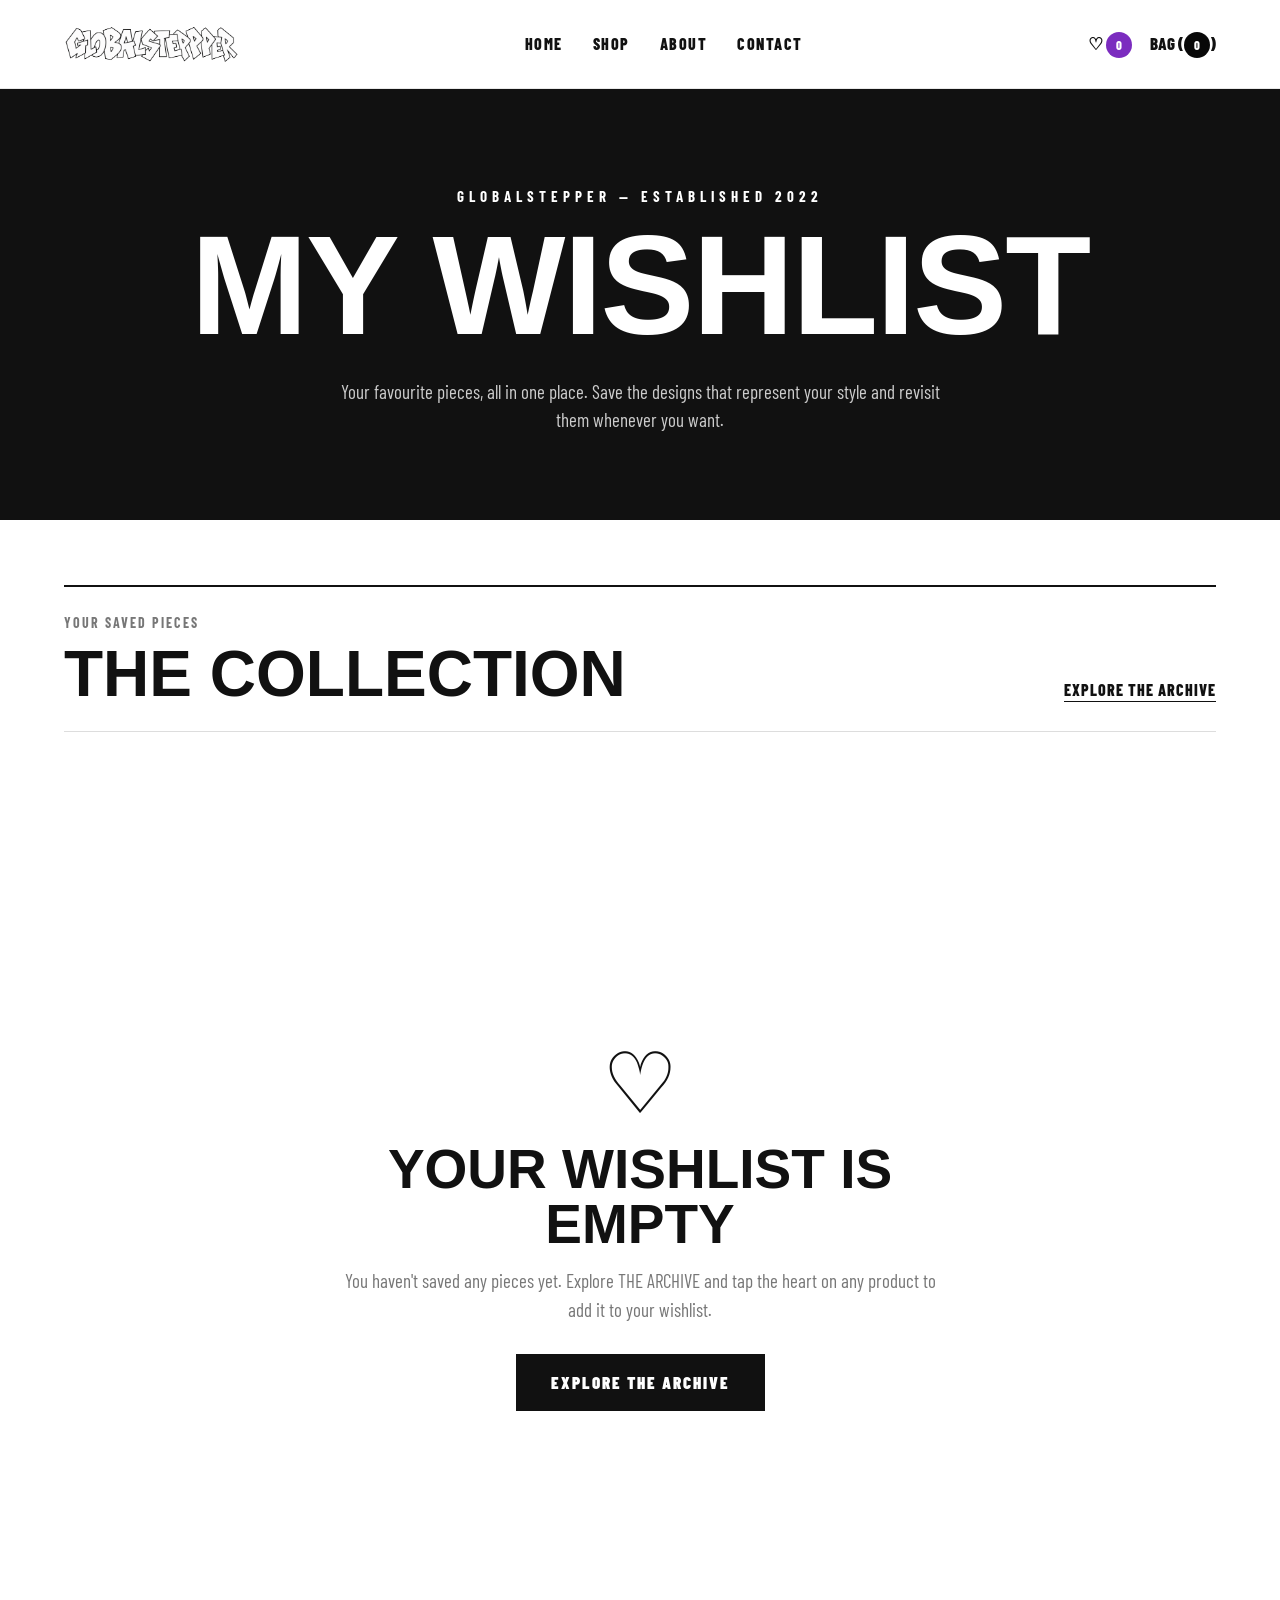
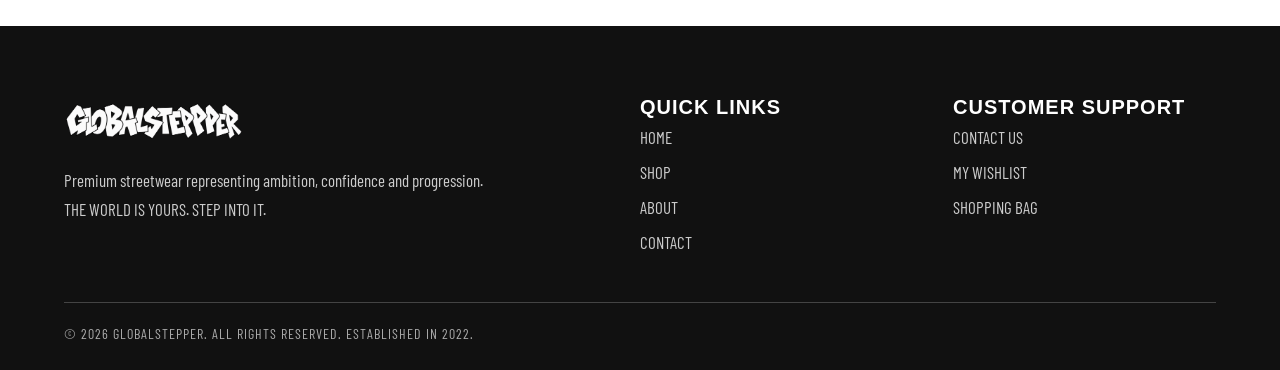
<file: wishlist.html>
<!DOCTYPE html>
<html lang="en">

<head>
  <meta charset="UTF-8">

  <meta
    name="viewport"
    content="width=device-width, initial-scale=1.0"
  >

  <meta
    name="description"
    content="Your GLOBALSTEPPER wishlist. Save your favourite streetwear pieces and explore THE ARCHIVE."
  >

  <meta name="theme-color" content="#ffffff">

  <title>MY WISHLIST | GLOBALSTEPPER</title>

  <link
    rel="icon"
    type="image/png"
    href="media/images/globalstepper-loader.png"
  >

  <link rel="preconnect" href="https://fonts.googleapis.com">

  <link
    rel="preconnect"
    href="https://fonts.gstatic.com"
    crossorigin
  >

  <link
    href="https://fonts.googleapis.com/css2?family=Barlow+Condensed:wght@400;500;600;700;800;900&display=swap"
    rel="stylesheet"
  >

  <link rel="stylesheet" href="css/style.css">

  <style>
    /* ======================================
       GLOBALSTEPPER WISHLIST
    ====================================== */

    *,
    *::before,
    *::after {
      box-sizing: border-box;
    }

    html {
      scroll-behavior: smooth;
    }

    body {
      margin: 0;
      background: #fff;
      color: #111;
      font-family: "Barlow Condensed", Arial, sans-serif;
    }

    button,
    input {
      font: inherit;
    }

    button {
      cursor: pointer;
    }

    a {
      color: inherit;
      text-decoration: none;
    }

    img {
      display: block;
      max-width: 100%;
    }

    [hidden] {
      display: none !important;
    }

    /* HEADER */

    .gs-header {
      position: relative;
      z-index: 100;
      display: flex;
      align-items: center;
      justify-content: space-between;
      gap: 24px;
      min-height: 84px;
      padding: 15px 5%;
      background: #fff;
      border-bottom: 1px solid #e8e8e8;
    }

    .gs-logo img {
      width: 175px;
      max-height: 58px;
      object-fit: contain;
    }

    .gs-nav {
      display: flex;
      align-items: center;
      gap: 30px;
    }

    .gs-nav a {
      font-size: 16px;
      font-weight: 800;
      letter-spacing: 1.5px;
      text-transform: uppercase;
      transition: opacity .2s;
    }

    .gs-nav a:hover {
      opacity: .55;
    }

    .gs-nav a.active {
      text-decoration: underline;
      text-underline-offset: 6px;
    }

    .gs-header-actions {
      display: flex;
      align-items: center;
      gap: 18px;
    }

    .gs-header-actions a {
      font-size: 17px;
      font-weight: 800;
      white-space: nowrap;
    }

    .gs-menu-toggle {
      display: none;
      padding: 0;
      background: none;
      border: 0;
      color: #111;
      font-size: 28px;
    }

    /* HERO */

    .wishlist-hero {
      padding: 95px 5% 85px;
      background: #111;
      color: #fff;
      text-align: center;
    }

    .wishlist-eyebrow {
      margin: 0 0 15px;
      font-size: 15px;
      font-weight: 700;
      letter-spacing: 5px;
    }

    .wishlist-hero h1 {
      margin: 0;
      font-size: clamp(65px, 11vw, 145px);
      font-weight: 900;
      line-height: .9;
      letter-spacing: -2px;
    }

    .wishlist-hero-description {
      max-width: 600px;
      margin: 28px auto 0;
      color: #ccc;
      font-size: 19px;
      line-height: 1.5;
    }

    /* MAIN CONTAINER */

    .wishlist-container {
      max-width: 1500px;
      min-height: 55vh;
      margin: auto;
      padding: 65px 5% 110px;
    }

    .wishlist-heading {
      display: flex;
      align-items: flex-end;
      justify-content: space-between;
      gap: 20px;
      padding: 25px 0;
      margin-bottom: 40px;
      border-top: 2px solid #111;
      border-bottom: 1px solid #ddd;
    }

    .wishlist-heading-label {
      display: block;
      margin-bottom: 8px;
      color: #777;
      font-size: 14px;
      font-weight: 700;
      letter-spacing: 2px;
    }

    .wishlist-heading h2 {
      margin: 0;
      font-size: clamp(35px, 5vw, 65px);
      font-weight: 900;
      line-height: 1;
    }

    .wishlist-heading a {
      padding-bottom: 4px;
      font-size: 16px;
      font-weight: 800;
      letter-spacing: 1px;
      text-decoration: underline;
      text-underline-offset: 5px;
    }

    /* PRODUCT GRID */

    #wishlist-products {
      display: grid;
      grid-template-columns: repeat(4, minmax(0, 1fr));
      gap: 25px;
      align-items: start;
    }

    .shop-product-card {
      position: relative;
      min-width: 0;
      background: #fff;
    }

    .shop-product-image {
      position: relative;
      display: flex;
      align-items: center;
      justify-content: center;
      width: 100%;
      aspect-ratio: 3 / 4;
      padding: 12px;
      overflow: hidden;
      background: #f5f5f5;
    }

    .shop-product-image > a {
      display: flex;
      align-items: center;
      justify-content: center;
      width: 100%;
      height: 100%;
    }

    .shop-product-image img {
      width: 100%;
      height: 100%;
      object-fit: contain;
      object-position: center;
      transition: transform .35s ease;
    }

    .shop-product-card:hover
    .shop-product-image img {
      transform: scale(1.035);
    }

    /* SOLD OUT BADGE */

    .archive-badge {
      position: absolute;
      top: 14px;
      left: 14px;
      z-index: 5;
      padding: 8px 13px;
      background: #111;
      color: #fff;
      font-size: 13px;
      font-weight: 900;
      letter-spacing: 1.5px;
    }

    /* REMOVE BUTTON */

    .wishlist-remove-button {
      position: absolute;
      top: 14px;
      right: 14px;
      z-index: 50;
      display: flex;
      align-items: center;
      justify-content: center;
      width: 44px;
      height: 44px;
      padding: 0;
      background: #fff;
      color: #111;
      border: 1px solid #ddd;
      border-radius: 50%;
      font-size: 30px;
      line-height: 1;
      cursor: pointer;
      transition: background .2s, color .2s;
    }

    .wishlist-remove-button:hover {
      background: #111;
      color: #fff;
    }

    /* PRODUCT INFORMATION */

    .shop-product-info {
      padding: 18px 2px 10px;
    }

    .product-category {
      margin: 0 0 8px;
      color: #777;
      font-size: 13px;
      font-weight: 700;
      letter-spacing: 2px;
      text-transform: uppercase;
    }

    .shop-product-info h2 {
      min-height: 48px;
      margin: 0 0 12px;
      font-size: 22px;
      font-weight: 900;
      line-height: 1.1;
      text-transform: uppercase;
    }

    .product-price {
      margin: 0 0 18px;
      font-size: 21px;
      font-weight: 800;
    }

    .product-actions {
      display: flex;
      flex-direction: column;
      gap: 8px;
    }

    .product-button,
    .add-to-cart-btn {
      display: flex;
      align-items: center;
      justify-content: center;
      width: 100%;
      min-height: 44px;
      padding: 10px;
      border: 1px solid #111;
      font-size: 15px;
      font-weight: 900;
      letter-spacing: 1px;
      text-transform: uppercase;
    }

    .product-button {
      background: #fff;
      color: #111;
    }

    .product-button:hover {
      background: #111;
      color: #fff;
    }

    .add-to-cart-btn:disabled {
      background: #e8e8e8;
      border-color: #e8e8e8;
      color: #777;
      cursor: not-allowed;
    }

    /* EMPTY WISHLIST */

    #empty-wishlist {
      max-width: 650px;
      margin: 35px auto;
      padding: 70px 25px;
      text-align: center;
    }

    .empty-heart {
      margin-bottom: 20px;
      font-size: 85px;
      line-height: 1;
    }

    #empty-wishlist h2 {
      margin: 0 0 15px;
      font-size: clamp(35px, 6vw, 55px);
      font-weight: 900;
      line-height: 1;
    }

    #empty-wishlist p {
      margin-bottom: 30px;
      color: #777;
      font-size: 19px;
      line-height: 1.5;
    }

    .explore-button {
      display: inline-flex;
      align-items: center;
      justify-content: center;
      min-height: 52px;
      padding: 15px 35px;
      background: #111;
      color: #fff;
      font-size: 17px;
      font-weight: 900;
      letter-spacing: 2px;
      transition: background .2s;
    }

    .explore-button:hover {
      background: #444;
    }

    /* NOTIFICATION */

    .cart-notification {
      position: fixed;
      right: 20px;
      bottom: 25px;
      z-index: 9999;
      max-width: 340px;
      padding: 16px 22px;
      background: #111;
      color: #fff;
      font-size: 16px;
      font-weight: 800;
      opacity: 0;
      transform: translateY(20px);
      transition: opacity .3s, transform .3s;
    }

    .cart-notification.show {
      opacity: 1;
      transform: translateY(0);
    }

    /* FOOTER */

    .gs-footer {
      padding: 65px 5% 25px;
      background: #111;
      color: #fff;
    }

    .gs-footer-grid {
      display: grid;
      grid-template-columns: 2fr 1fr 1fr;
      gap: 50px;
      max-width: 1400px;
      margin: auto;
    }

    .gs-footer-logo {
      width: 180px;
      max-height: 85px;
      object-fit: contain;
      margin-bottom: 15px;
    }

    .gs-footer h3 {
      font-size: 20px;
      font-weight: 900;
      letter-spacing: 1px;
    }

    .gs-footer p,
    .gs-footer a {
      color: #ccc;
      font-size: 17px;
      line-height: 1.7;
    }

    .gs-footer-links {
      display: flex;
      flex-direction: column;
      gap: 6px;
    }

    .gs-footer-bottom {
      max-width: 1400px;
      margin: 45px auto 0;
      padding-top: 20px;
      border-top: 1px solid #444;
      color: #aaa;
      font-size: 14px;
      letter-spacing: 1px;
    }

    /* TABLET */

    @media (max-width: 1100px) {
      #wishlist-products {
        grid-template-columns: repeat(2, minmax(0,1fr));
      }
    }

    /* MOBILE NAVIGATION */

    @media (max-width: 800px) {
      .gs-header {
        flex-wrap: wrap;
        min-height: 70px;
      }

      .gs-logo img {
        width: 135px;
      }

      .gs-menu-toggle {
        display: block;
      }

      .gs-nav {
        display: none;
        order: 4;
        flex-direction: column;
        align-items: stretch;
        gap: 0;
        width: 100%;
        padding: 12px 0;
      }

      .gs-nav.show {
        display: flex;
      }

      .gs-nav a {
        padding: 13px 0;
        border-bottom: 1px solid #eee;
      }

      .gs-header-actions {
        margin-left: auto;
        gap: 12px;
      }

      .wishlist-hero {
        padding: 80px 5%;
      }

      .gs-footer-grid {
        grid-template-columns: 1fr 1fr;
      }

      .gs-footer-brand {
        grid-column: 1 / -1;
      }
    }

    /* SMALL MOBILE */

    @media (max-width: 600px) {
      .wishlist-container {
        padding: 40px 4% 70px;
      }

      .wishlist-hero h1 {
        font-size: clamp(54px, 13vw, 85px);
        letter-spacing: -1px;
      }

      .wishlist-hero-description {
        font-size: 16px;
      }

      .wishlist-heading {
        align-items: center;
      }

      .wishlist-heading h2 {
        font-size: 35px;
      }

      .wishlist-heading a {
        font-size: 13px;
      }

      #wishlist-products {
        grid-template-columns: repeat(2, minmax(0,1fr));
        gap: 12px;
      }

      .shop-product-image {
        aspect-ratio: 3 / 4;
        padding: 6px;
      }

      .shop-product-info h2 {
        min-height: 56px;
        font-size: 17px;
      }

      .product-price {
        font-size: 18px;
      }

      .archive-badge {
        top: 8px;
        left: 7px;
        padding: 6px;
        font-size: 10px;
      }

      .wishlist-remove-button {
        top: 8px;
        right: 7px;
        width: 37px;
        height: 37px;
        font-size: 25px;
      }

      .product-button,
      .add-to-cart-btn {
        min-height: 40px;
        font-size: 12px;
      }

      #empty-wishlist {
        padding: 45px 15px;
      }

      .gs-footer-grid {
        grid-template-columns: 1fr;
        gap: 20px;
      }

      .gs-footer-brand {
        grid-column: auto;
      }
    }

    @media (prefers-reduced-motion: reduce) {
      *,
      *::before,
      *::after {
        scroll-behavior: auto !important;
        transition-duration: .01ms !important;
      }
    }
  </style>
</head>

<body class="wishlist-page">

  <!-- =====================================
       HEADER
  ===================================== -->

  <header class="gs-header">

    <a
      class="gs-logo"
      href="index.html"
      aria-label="GLOBALSTEPPER home"
    >
      <img
        src="media/images/globalstepper-loader.png"
        alt="GLOBALSTEPPER"
      >
    </a>

    <nav
      class="gs-nav"
      id="nav-links"
      aria-label="Main navigation"
    >
      <a href="index.html">HOME</a>
      <a href="products.html">SHOP</a>
      <a href="about.html">ABOUT</a>
      <a href="contact.html">CONTACT</a>
    </nav>

    <div class="gs-header-actions">

      <a
        href="wishlist.html"
        aria-label="View wishlist"
      >
        ♡ <span id="wishlist-count">0</span>
      </a>

      <a
        href="cart.html"
        aria-label="View shopping cart"
      >
        BAG (<span id="cart-count">0</span>)
      </a>

      <button
        class="gs-menu-toggle"
        id="menu-toggle"
        type="button"
        aria-label="Open navigation menu"
        aria-expanded="false"
      >
        ☰
      </button>

    </div>

  </header>

  <!-- =====================================
       WISHLIST HERO
  ===================================== -->

  <main>

    <section class="wishlist-hero">

      <p class="wishlist-eyebrow">
        GLOBALSTEPPER — ESTABLISHED 2022
      </p>

      <h1>MY WISHLIST</h1>

      <p class="wishlist-hero-description">
        Your favourite pieces, all in one place.
        Save the designs that represent your style
        and revisit them whenever you want.
      </p>

    </section>

    <!-- =====================================
         WISHLIST PRODUCTS
    ===================================== -->

    <div class="wishlist-container">

      <div class="wishlist-heading">

        <div>

          <span class="wishlist-heading-label">
            YOUR SAVED PIECES
          </span>

          <h2>THE COLLECTION</h2>

        </div>

        <a href="products.html">
          EXPLORE THE ARCHIVE
        </a>

      </div>

      <!--
        JavaScript automatically adds saved
        products into this container.
      -->

      <section
        id="wishlist-products"
        aria-label="Saved wishlist products"
        aria-live="polite"
      ></section>

      <!-- =====================================
           EMPTY WISHLIST MESSAGE
      ===================================== -->

      <section
        id="empty-wishlist"
        hidden
      >

        <div
          class="empty-heart"
          aria-hidden="true"
        >
          ♡
        </div>

        <h2>YOUR WISHLIST IS EMPTY</h2>

        <p>
          You haven't saved any pieces yet.
          Explore THE ARCHIVE and tap the heart
          on any product to add it to your wishlist.
        </p>

        <a
          href="products.html"
          class="explore-button"
        >
          EXPLORE THE ARCHIVE
        </a>

      </section>

    </div>

  </main>

  <!-- =====================================
       PREMIUM FOOTER
  ===================================== -->

  <footer class="gs-footer">

    <div class="gs-footer-grid">

      <div class="gs-footer-brand">

        <img
          class="gs-footer-logo"
          src="media/images/globalstepper-loader.png"
          alt="GLOBALSTEPPER"
        >

        <p>
          Premium streetwear representing ambition,
          confidence and progression.
        </p>

        <p>
          THE WORLD IS YOURS. STEP INTO IT.
        </p>

      </div>

      <div>

        <h3>QUICK LINKS</h3>

        <div class="gs-footer-links">

          <a href="index.html">HOME</a>
          <a href="products.html">SHOP</a>
          <a href="about.html">ABOUT</a>
          <a href="contact.html">CONTACT</a>

        </div>

      </div>

      <div>

        <h3>CUSTOMER SUPPORT</h3>

        <div class="gs-footer-links">

          <a href="contact.html">CONTACT US</a>
          <a href="wishlist.html">MY WISHLIST</a>
          <a href="cart.html">SHOPPING BAG</a>

        </div>

      </div>

    </div>

    <div class="gs-footer-bottom">
      © <span id="current-year">2026</span>
      GLOBALSTEPPER. ALL RIGHTS RESERVED.
      ESTABLISHED IN 2022.
    </div>

  </footer>

  <!-- =====================================
       GLOBALSTEPPER JAVASCRIPT
  ===================================== -->

  <script src="js/script.js?v=20261119-final"></script>

</body>
</html>
</file>
<file: css/style.css>
/* ========================================
   GLOBALSTEPPER E-COMMERCE WEBSITE
   Main stylesheet
======================================== */

/* ---------- THEME VARIABLES ---------- */

:root {
    color-scheme: light;

    --page-background: #ffffff;
    --surface-background: #ffffff;
    --soft-background: #f7f7f7;
    --primary-text: #080808;
    --secondary-text: #666666;
    --border-colour: #dddddd;
}

body.dark-theme {
    color-scheme: dark;

    --page-background: #0c0c0c;
    --surface-background: #171717;
    --soft-background: #111111;
    --primary-text: #f5f5f5;
    --secondary-text: #b7b7b7;
    --border-colour: #343434;
}

body {
    color: var(--primary-text);
    background-color: var(--page-background);
    transition:
        color 0.3s ease,
        background-color 0.3s ease;
}

body.dark-theme .site-header,
body.dark-theme .nav-links,
body.dark-theme .product-card,
body.dark-theme .shop-product-card,
body.dark-theme .contact-form,
body.dark-theme .cart-summary,
body.dark-theme .product-detail-content,
body.dark-theme .product-detail-image,
body.dark-theme .mission-card,
body.dark-theme .contact-detail-card {
    color: var(--primary-text);
    background-color: var(--surface-background);
    border-color: var(--border-colour);
}

body.dark-theme .featured-products,
body.dark-theme .shop-page,
body.dark-theme .cart-page,
body.dark-theme .contact-page,
body.dark-theme .mission-vision-section,
body.dark-theme .value-card,
body.dark-theme .benefit-card {
    background-color: var(--soft-background);
}

body.dark-theme .product-category,
body.dark-theme .section-description,
body.dark-theme .contact-information > p,
body.dark-theme .product-detail-description,
body.dark-theme .cart-disclaimer {
    color: var(--secondary-text);
}

.theme-toggle {
    display: flex;
    align-items: center;
    justify-content: center;
    gap: 0.45rem;
    min-height: 44px;
    padding: 0.65rem 0.85rem;
    color: var(--colour-black);
    background-color: transparent;
    border: 2px solid var(--colour-black);
    border-radius: var(--border-radius);
    font-weight: 700;
}

body.dark-theme .theme-toggle {
    color: #ffffff;
    border-color: #ffffff;
}

.theme-toggle:hover {
    color: #ffffff;
    background-color: #000000;
}

body.dark-theme .theme-toggle:hover {
    color: #000000;
    background-color: #ffffff;
}

/* ---------- CSS VARIABLES ---------- */

:root {
    --colour-black: #080808;
    --colour-dark: #151515;
    --colour-grey: #666666;
    --colour-light-grey: #eeeeee;
    --colour-white: #ffffff;
    --colour-off-white: #f7f7f7;

    --font-main: Arial, Helvetica, sans-serif;

    --shadow-small: 0 4px 15px rgba(0, 0, 0, 0.08);
    --shadow-medium: 0 10px 30px rgba(0, 0, 0, 0.14);

    --border-radius: 6px;
    --transition: 0.3s ease;
}


/* ---------- RESET ---------- */

* {
    margin: 0;
    padding: 0;
    box-sizing: border-box;
}

html {
    scroll-behavior: smooth;
}

body {
    min-height: 100vh;
    font-family: var(--font-main);
    line-height: 1.6;
    color: var(--colour-black);
    background-color: var(--colour-white);
}

img,
video {
    display: block;
    max-width: 100%;
}

a {
    color: inherit;
    text-decoration: none;
}

ul {
    list-style: none;
}

button,
input,
select,
textarea {
    font: inherit;
}

button {
    cursor: pointer;
}

section {
    padding: 4rem 1.25rem;
}


/* ---------- ACCESSIBILITY ---------- */

.sr-only {
    position: absolute;
    width: 1px;
    height: 1px;
    padding: 0;
    margin: -1px;
    overflow: hidden;
    white-space: nowrap;
    border: 0;
    clip: rect(0, 0, 0, 0);
}

a:focus-visible,
button:focus-visible,
input:focus-visible,
select:focus-visible,
textarea:focus-visible {
    outline: 3px solid #1d70b8;
    outline-offset: 3px;
}


/* ---------- BUTTONS ---------- */

.btn,
.product-button,
.add-to-cart-btn {
    display: inline-flex;
    align-items: center;
    justify-content: center;
    min-height: 46px;
    padding: 0.8rem 1.4rem;
    border: 2px solid var(--colour-black);
    border-radius: var(--border-radius);
    font-weight: 700;
    text-align: center;
    transition:
        background-color var(--transition),
        color var(--transition),
        transform var(--transition);
}

.btn,
.add-to-cart-btn {
    color: var(--colour-white);
    background-color: var(--colour-black);
}

.btn:hover,
.add-to-cart-btn:hover {
    color: var(--colour-black);
    background-color: var(--colour-white);
    transform: translateY(-2px);
}

.btn-outline {
    color: var(--colour-white);
    background-color: transparent;
    border-color: var(--colour-white);
}

.btn-outline:hover {
    color: var(--colour-black);
    background-color: var(--colour-white);
}

.product-button {
    color: var(--colour-black);
    background-color: var(--colour-white);
}

.product-button:hover {
    color: var(--colour-white);
    background-color: var(--colour-black);
    transform: translateY(-2px);
}


/* ---------- WISHLIST BUTTON ---------- */

.wishlist-button {
    position: absolute;
    top: 16px;
    right: 16px;
    z-index: 20;

    width: 44px;
    height: 44px;

    display: flex;
    align-items: center;
    justify-content: center;

    border: none;
    border-radius: 50%;

    background: rgba(255,255,255,.95);
    color: #000;

    font-size: 24px;
    cursor: pointer;

    transition: .3s;
    box-shadow: 0 5px 15px rgba(0,0,0,.15);
}

.wishlist-button:hover{
    transform:scale(1.1);
}

.wishlist-button.active{
    background:#7b2cbf;
    color:white;
}


/* ---------- WISHLIST PAGE ---------- */

.wishlist-remove-button {
    position: absolute;
    top: 1rem;
    right: 1rem;
    z-index: 20;
    display: flex;
    align-items: center;
    justify-content: center;
    width: 44px;
    height: 44px;
    padding: 0;
    color: #ffffff;
    background-color: #000000;
    border: 0;
    border-radius: 50%;
    font-size: 1.6rem;
    line-height: 1;
    cursor: pointer;
    box-shadow: 0 5px 15px rgba(0, 0, 0, 0.18);
    transition:
        transform 0.25s ease,
        background-color 0.25s ease;
}

.wishlist-remove-button:hover {
    background-color: #7b2cbf;
    transform: scale(1.08);
}



/* ---------- HEADER AND NAVIGATION ---------- */

.site-header {
    position: sticky;
    top: 0;
    z-index: 1000;
    background-color: var(--colour-white);
    border-bottom: 1px solid var(--colour-light-grey);
}

.navbar {
    position: relative;
    display: flex;
    align-items: center;
    justify-content: space-between;
    max-width: 1300px;
    min-height: 76px;
    padding: 0.8rem 1.25rem;
    margin: 0 auto;
}

.logo {
    display: inline-block;
    width: 74px;
}

.logo img {
    width: 100%;
    height: 54px;
    object-fit: contain;
}

.menu-toggle {
    min-width: 44px;
    min-height: 44px;
    padding: 0.3rem;
    color: var(--colour-black);
    background: none;
    border: 0;
    font-size: 1.8rem;
}

.nav-links {
    position: absolute;
    top: 100%;
    right: 0;
    left: 0;
    display: none;
    padding: 1rem 1.25rem 1.5rem;
    background-color: var(--colour-white);
    border-bottom: 1px solid var(--colour-light-grey);
    box-shadow: var(--shadow-small);
}

.nav-links.show {
    display: block;
}

.nav-links li {
    margin: 0.45rem 0;
}

.nav-links a {
    display: block;
    padding: 0.75rem;
    font-weight: 700;
    border-radius: var(--border-radius);
    transition:
        color var(--transition),
        background-color var(--transition);
}

.nav-links a:hover,
.nav-links a[aria-current="page"] {
    color: var(--colour-white);
    background-color: var(--colour-black);
}

.cart-link {
    display: flex !important;
    align-items: center;
    justify-content: space-between;
    gap: 0.5rem;
}

#cart-count {
    display: inline-flex;
    align-items: center;
    justify-content: center;
    min-width: 26px;
    min-height: 26px;
    padding: 0.15rem 0.4rem;
    color: var(--colour-white);
    background-color: var(--colour-black);
    border-radius: 50%;
    font-size: 0.8rem;
}

.cart-link:hover #cart-count,
.cart-link[aria-current="page"] #cart-count {
    color: var(--colour-black);
    background-color: var(--colour-white);
}

.wishlist-link {
    display: flex !important;
    align-items: center;
    justify-content: space-between;
    gap: 0.5rem;
}

#wishlist-count {
    display: inline-flex;
    align-items: center;
    justify-content: center;
    min-width: 26px;
    min-height: 26px;
    padding: 0.15rem 0.4rem;
    color: var(--colour-white);
    background-color: #7b2cbf;
    border-radius: 50%;
    font-size: 0.8rem;
}


/* ---------- HERO SECTION ---------- */

.hero {
    position: relative;
    display: flex;
    align-items: center;
    justify-content: center;
    min-height: 78vh;
    padding: 0;
    overflow: hidden;
    color: var(--colour-white);
    background-color: var(--colour-black);
}

.hero-video {
    position: absolute;
    inset: 0;
    width: 100%;
    height: 100%;
    object-fit: cover;
}

.hero-overlay {
    position: absolute;
    inset: 0;
    background:
        linear-gradient(
            rgba(0, 0, 0, 0.35),
            rgba(0, 0, 0, 0.75)
        );
}

.hero-content {
    position: relative;
    z-index: 2;
    width: 100%;
    max-width: 1200px;
    margin: 0 auto;
    padding: 2rem 1.25rem;
    text-align: center;
}

.hero-label,
.section-label {
    margin-bottom: 0.75rem;
    font-size: 0.78rem;
    font-weight: 700;
    letter-spacing: 0.18rem;
}

.hero h1 {
    width: 100%;
    margin: 0 auto 1rem;
    font-size: clamp(2.5rem, 8vw, 6.5rem);
    line-height: 0.95;
    letter-spacing: 0;
    text-align: center;
    white-space: nowrap;
}

.hero-text {
    margin-bottom: 1.8rem;
    font-size: clamp(1rem, 3vw, 1.35rem);
}

.hero-actions {
    display: flex;
    flex-direction: column;
    align-items: stretch;
    gap: 0.8rem;
    max-width: 320px;
    margin: 0 auto;
}


/* ---------- SHARED SECTION HEADINGS ---------- */

.section-heading {
    max-width: 750px;
    margin: 0 auto 2.5rem;
    text-align: center;
}

.section-heading h2 {
    margin-bottom: 0.8rem;
    font-size: clamp(2rem, 7vw, 3.3rem);
    line-height: 1.1;
}

.section-description {
    max-width: 650px;
    margin: 0 auto;
    color: var(--colour-grey);
}


/* ---------- FEATURED PRODUCTS ---------- */

.featured-products {
    background-color: var(--colour-off-white);
}

.product-grid {
    display: grid;
    grid-template-columns: 1fr;
    gap: 1.5rem;
    max-width: 1250px;
    margin: 0 auto;
}

.product-card {
    overflow: hidden;
    background-color: var(--colour-white);
    border: 1px solid #e3e3e3;
    border-radius: var(--border-radius);
    box-shadow: var(--shadow-small);
    transition:
        transform var(--transition),
        box-shadow var(--transition);
}

.product-card:hover {
    transform: translateY(-6px);
    box-shadow: var(--shadow-medium);
}

.product-image-link {
    display: block;
    overflow: hidden;
    background-color: #ededed;
}

.product-image-link img {
    width: 100%;
    height: 340px;
    object-fit: cover;
    transition: transform 0.5s ease;
}

.product-card:hover .product-image-link img {
    transform: scale(1.04);
}

.product-info {
    padding: 1.4rem;
}

.product-category {
    margin-bottom: 0.4rem;
    color: var(--colour-grey);
    font-size: 0.75rem;
    font-weight: 700;
    letter-spacing: 0.12rem;
    text-transform: uppercase;
}

.product-info h3 {
    min-height: 52px;
    margin-bottom: 0.75rem;
    font-size: 1.15rem;
    line-height: 1.35;
}

.product-price {
    margin-bottom: 1rem;
    font-size: 1.15rem;
    font-weight: 700;
}

.product-actions {
    display: grid;
    grid-template-columns: 1fr;
    gap: 0.65rem;
}

.product-button,
.add-to-cart-btn {
    width: 100%;
    font-size: 0.9rem;
}

.section-action {
    margin-top: 2.5rem;
    text-align: center;
}


/* ---------- BENEFITS ---------- */

.brand-benefits {
    background-color: var(--colour-white);
}

.benefits-grid {
    display: grid;
    grid-template-columns: 1fr;
    gap: 1.25rem;
    max-width: 1200px;
    margin: 0 auto;
}

.benefit-card {
    padding: 2rem 1.4rem;
    text-align: center;
    background-color: var(--colour-off-white);
    border: 1px solid var(--colour-light-grey);
    border-radius: var(--border-radius);
    transition:
        transform var(--transition),
        box-shadow var(--transition);
}

.benefit-card:hover {
    transform: translateY(-4px);
    box-shadow: var(--shadow-small);
}

.benefit-icon {
    display: inline-block;
    margin-bottom: 1rem;
    font-size: 2rem;
}

.benefit-card h3 {
    margin-bottom: 0.6rem;
    font-size: 1.15rem;
}

.benefit-card p {
    color: var(--colour-grey);
}


/* ---------- BRAND STORY ---------- */

.brand-story {
    display: grid;
    grid-template-columns: 1fr;
    gap: 2rem;
    align-items: center;
    max-width: 1300px;
    margin: 0 auto;
}

.brand-story-content h2 {
    margin-bottom: 1rem;
    font-size: clamp(2rem, 7vw, 3.4rem);
    line-height: 1.1;
}

.brand-story-content p:not(.section-label) {
    margin-bottom: 1rem;
    color: var(--colour-grey);
}

.text-link {
    display: inline-block;
    margin-top: 0.7rem;
    padding-bottom: 0.2rem;
    font-weight: 700;
    border-bottom: 2px solid var(--colour-black);
}

.text-link:hover {
    opacity: 0.65;
}

.brand-story-image {
    display: flex;
    align-items: center;
    justify-content: center;
    min-height: 330px;
    padding: 0;
    background: transparent;
    border: none;
    border-radius: 0;
    box-shadow: none;
}

.brand-story-image img {
    display: block;
    width: min(100%, 520px);
    height: auto;
    margin: 0 auto;
    object-fit: contain;
}


/* ---------- NEWSLETTER ---------- */

.newsletter-section {
    color: var(--colour-white);
    background-color: var(--colour-black);
}

.newsletter-content {
    max-width: 720px;
    margin: 0 auto;
    text-align: center;
}

.newsletter-content h2 {
    margin-bottom: 0.8rem;
    font-size: clamp(2rem, 7vw, 3.2rem);
    line-height: 1.1;
}

.newsletter-content > p:not(.section-label) {
    margin-bottom: 1.5rem;
    color: #cccccc;
}

.newsletter-form {
    display: grid;
    grid-template-columns: 1fr;
    gap: 0.8rem;
    max-width: 580px;
    margin: 0 auto;
}

.newsletter-form input {
    min-height: 50px;
    padding: 0.8rem 1rem;
    border: 2px solid var(--colour-white);
    border-radius: var(--border-radius);
}

.newsletter-form .btn {
    color: var(--colour-black);
    background-color: var(--colour-white);
    border-color: var(--colour-white);
}

.newsletter-form .btn:hover {
    color: var(--colour-white);
    background-color: transparent;
}

.form-message {
    grid-column: 1 / -1;
    min-height: 24px;
    font-weight: 700;
}


/* ---------- FOOTER ---------- */

.site-footer {
    padding: 3rem 1.25rem 1.5rem;
    color: var(--colour-white);
    background-color: var(--colour-dark);
}

.footer-grid {
    display: grid;
    grid-template-columns: 1fr;
    gap: 2rem;
    max-width: 1200px;
    margin: 0 auto 2.5rem;
}


.footer-brand img {
    display: block;
    width: 110px;
    max-width: 100%;
    height: auto;
    object-fit: contain;
    margin-bottom: 20px;
    filter: none;
}

   
.footer-brand p {
    max-width: 360px;
    color: #c8c8c8;
}

.footer-links h2 {
    margin-bottom: 0.8rem;
    font-size: 1rem;
}

.footer-links li {
    margin-bottom: 0.5rem;
}

.footer-links a {
    color: #c8c8c8;
}

.footer-links a:hover {
    color: var(--colour-white);
    text-decoration: underline;
}

.footer-bottom {
    max-width: 1200px;
    padding-top: 1.5rem;
    margin: 0 auto;
    color: #aaaaaa;
    border-top: 1px solid #333333;
    font-size: 0.85rem;
    text-align: center;
}

.footer-bottom p + p {
    margin-top: 0.4rem;
}

/* ---------- LIVE SEARCH SUGGESTIONS ---------- */

.live-search-wrapper {
    position: relative;
}

.search-suggestions {
    position: absolute;
    top: calc(100% + 0.5rem);
    right: 0;
    left: 0;
    z-index: 100;
    max-height: 360px;
    overflow-y: auto;
    background-color: var(--surface-background, #ffffff);
    border: 1px solid var(--border-colour, #dddddd);
    border-radius: 12px;
    box-shadow: 0 14px 35px rgba(0, 0, 0, 0.18);
}

.search-suggestion {
    display: grid;
    grid-template-columns: 58px 1fr auto;
    gap: 0.8rem;
    align-items: center;
    width: 100%;
    padding: 0.8rem;
    color: var(--primary-text, #080808);
    background: transparent;
    border: 0;
    border-bottom: 1px solid var(--border-colour, #dddddd);
    text-align: left;
    cursor: pointer;
}

.search-suggestion:last-child {
    border-bottom: 0;
}

.search-suggestion:hover,
.search-suggestion.active {
    background-color: var(--soft-background, #f7f7f7);
}

.search-suggestion img {
    width: 58px;
    height: 68px;
    object-fit: contain;
    background-color: #eeeeee;
    border-radius: 8px;
}

.search-suggestion-name {
    display: block;
    margin-bottom: 0.2rem;
    font-weight: 700;
}

.search-suggestion-category {
    color: var(--secondary-text, #666666);
    font-size: 0.8rem;
}

.search-suggestion-price {
    font-weight: 700;
    white-space: nowrap;
}

.search-no-results {
    padding: 1rem;
    color: var(--secondary-text, #666666);
    text-align: center;
}




/* ===========================================================
   SHOP PAGE
=========================================================== */

.shop-page {
    min-height: 70vh;
    background-color: var(--colour-off-white);
}

/* ---------- Header ---------- */

.shop-header {
    padding-bottom: 2rem;
    text-align: center;
    color: var(--colour-white);
    background-color: var(--colour-black);
}

.shop-header h1 {
    margin-bottom: 0.8rem;
    font-size: clamp(2.4rem, 8vw, 4.5rem);
    line-height: 1;
}

.shop-header p:last-child {
    color: #cccccc;
}

/* ---------- Filters ---------- */

/* ===========================================================
   SHOP CONTROLS
=========================================================== */

.shop-controls {
    display: grid !important;
    grid-template-columns: 1fr 1fr !important;
    grid-template-areas:
        "filter sort"
        "search search"
        "count count" !important;

    gap: 1.5rem 2rem !important;
    align-items: end !important;

    width: min(92%, 1300px);
    margin: 0 auto 3rem;
    padding: 2rem;

    background: #ffffff;
    border: 1px solid #e5e5e5;
    border-radius: 22px;
    box-shadow: 0 15px 40px rgba(0, 0, 0, 0.08);
}

.filter-group {
    grid-area: filter !important;
}

.sort-group {
    grid-area: sort !important;
}

.search-group {
    grid-area: search !important;
    width: min(100%, 700px);
    margin: 0 auto;
}

.product-count {
    grid-area: count !important;
    justify-self: center !important;
    display: inline-flex !important;
    align-items: center;
    justify-content: center;

    width: auto !important;
    height: auto !important;

    margin: 0 !important;
    padding: 0.6rem 1rem !important;

    color: #ffffff !important;
    background: #000000 !important;

    border-radius: 999px;

    font-size: 0.85rem;
    font-weight: 800;

    white-space: nowrap;
}


/* ---------- GROUPS ---------- */

.filter-group,
.sort-group,
.search-group {
    display: flex;
    flex-direction: column;
    gap: 0.7rem;
    width: 100%;
}


/* ---------- LABELS ---------- */

.filter-group label,
.sort-group label,
.search-group label {
    margin: 0;

    color: #111111;

    font-size: 0.76rem;
    font-weight: 900;
    letter-spacing: 0.16rem;

    text-transform: uppercase;
}


/* ---------- CONTROLS ---------- */

.filter-group select,
.sort-group select,
.search-group input {
    width: 100%;
    height: 58px;
    min-height: 58px;

    padding: 0 1.1rem;

    color: #111111;
    background: #fafafa;

    border: 1px solid #dddddd;
    border-radius: 14px;

    font-size: 1rem;
    font-weight: 600;

    outline: none;

    transition:
        transform 0.25s ease,
        border-color 0.25s ease,
        background-color 0.25s ease,
        box-shadow 0.25s ease;
}


/* ---------- HOVER ---------- */

.filter-group select:hover,
.sort-group select:hover,
.search-group input:hover {
    background: #ffffff;
    border-color: #000000;

    transform: translateY(-3px);

    box-shadow:
        0 10px 25px rgba(0, 0, 0, 0.10);
}


/* ---------- FOCUS ---------- */

.filter-group select:focus,
.sort-group select:focus,
.search-group input:focus {
    background: #ffffff;
    border-color: #000000;

    box-shadow:
        0 0 0 3px rgba(0, 0, 0, 0.08),
        0 10px 25px rgba(0, 0, 0, 0.08);
}


/* ---------- SEARCH ---------- */

.search-group input::placeholder {
    color: #999999;
    font-weight: 500;
}

.live-search-wrapper {
    position: relative;
    width: 100%;
}


/* ===========================================================
   DARK MODE
=========================================================== */

body.dark-theme .shop-controls {
    background: #151515 !important;
    border-color: #333333 !important;
}

body.dark-theme .filter-group label,
body.dark-theme .sort-group label,
body.dark-theme .search-group label {
    color: #ffffff !important;
}

body.dark-theme .filter-group select,
body.dark-theme .sort-group select,
body.dark-theme .search-group input {
    color: #ffffff !important;
    background: #1d1d1d !important;
    border-color: #383838 !important;
}

body.dark-theme .filter-group select:hover,
body.dark-theme .sort-group select:hover,
body.dark-theme .search-group input:hover {
    background: #242424 !important;
    border-color: #ffffff !important;
}

body.dark-theme .product-count {
    color: #000000 !important;
    background: #ffffff !important;
}


/* ===========================================================
   MOBILE
=========================================================== */

@media (max-width: 700px) {
    .shop-controls {
        grid-template-columns: 1fr !important;
        grid-template-areas:
            "filter"
            "sort"
            "search"
            "count" !important;

        width: calc(100% - 2rem);
        gap: 1.2rem !important;
        padding: 1.4rem;
    }

    .search-group {
        width: 100%;
    }

    .product-count {
        justify-self: start !important;
    }
}


/* ===========================================================
   DARK MODE
=========================================================== */

body.dark-theme .shop-controls {
    background:
        linear-gradient(
            135deg,
            #171717,
            #101010
        );

    border-color: #333333;
}

body.dark-theme .filter-group label,
body.dark-theme .sort-group label,
body.dark-theme .search-group label {
    color: #ffffff;
}

body.dark-theme .filter-group select,
body.dark-theme .sort-group select,
body.dark-theme .search-group input {
    color: #ffffff;
    background: #1c1c1c;
    border-color: #3a3a3a;
}

body.dark-theme .product-count {
    color: #000000;
    background: #ffffff;
}

/* ===========================================================
   DARK MODE
=========================================================== */

body.dark-theme .shop-controls {
    background-color: #171717;

    border-color: #343434;
}


body.dark-theme .filter-group label,
body.dark-theme .sort-group label,
body.dark-theme .search-group label {
    color: #ffffff;
}


body.dark-theme .filter-group select,
body.dark-theme .sort-group select,
body.dark-theme .search-group input {
    color: #ffffff;
    background-color: #111111;

    border-color: #343434;
}


body.dark-theme .search-group input::placeholder {
    color: #888888;
}


body.dark-theme .product-count {
    color: #b7b7b7;
}




/* ---------- Product Grid ---------- */

.all-products-grid {
    display: grid;
    grid-template-columns: repeat(auto-fit, minmax(300px, 1fr));
    gap: 2rem;
    max-width: 1300px;
    padding: 1rem 1.5rem 5rem;
    margin: 0 auto;
}

/* ---------- Product Card ---------- */

.shop-product-card {
    position: relative;
    overflow: hidden;
    background: #fff;
    border: 1px solid #dddddd;
    border-radius: 18px;
    box-shadow: var(--shadow-small);
    transition: transform .35s ease, box-shadow .35s ease;
}

.shop-product-card:hover {
    transform: translateY(-8px);
    box-shadow: var(--shadow-medium);
}

/* ---------- Product Badge ---------- */

.product-badge {
    position: absolute;
    top: 16px;
    left: 16px;
    z-index: 20;
    display: inline-block;
    padding: 8px 14px;
    border-radius: 999px;
    font-size: 0.72rem;
    font-weight: 700;
    letter-spacing: .08rem;
    text-transform: uppercase;
    color: #fff;
    box-shadow: 0 6px 18px rgba(0,0,0,.25);
}

.product-badge.best-seller {
    background: #000;
}

.product-badge.limited {
    background: #5b21b6;
}

.product-badge.new {
    background: #7c3aed;
}

/* ---------- Product Image ---------- */

.shop-product-image {
    position: relative;
    overflow: hidden;
    background: #eeeeee;
}

.shop-product-image img {
    width: 100%;
    height: 350px;
    object-fit: contain;
    display: block;
    transition: transform .5s ease;
}

.shop-product-card:hover .shop-product-image img {
    transform: scale(1.06);
}

/* ---------- Quick View ---------- */

.quick-view {
    position: absolute;
    left: 50%;
    bottom: -60px;
    transform: translateX(-50%);
    padding: 10px 22px;
    color: #fff;
    background: #000;
    border-radius: 999px;
    font-size: .85rem;
    font-weight: 700;
    transition: .3s ease;
    z-index: 30;
}

.shop-product-card:hover .quick-view {
    bottom: 20px;
}

/* ---------- Product Info ---------- */

.shop-product-info {
    padding: 1.5rem;
}

.product-category {
    margin-bottom: .8rem;
    font-size: .85rem;
    font-weight: 700;
    letter-spacing: 2px;
    color: #666;
    text-transform: uppercase;
}

.shop-product-info h2 {
    min-height: 56px;
    margin-bottom: 1rem;
    font-size: 1.35rem;
    line-height: 1.3;
}

.product-price {
    margin-bottom: 1.5rem;
    font-size: 2rem;
    font-weight: 800;
}

/* ---------- Buttons ---------- */

.product-buttons {
    display: flex;
    gap: 1rem;
}

.product-buttons a,
.product-buttons button {
    flex: 1;
    padding: 16px;
    font-size: 1rem;
    font-weight: 700;
    text-align: center;
    border-radius: 14px;
    cursor: pointer;
    transition: .3s ease;
}

.view-product-btn {
    color: #000;
    background: #fff;
    border: 2px solid #000;
}

.view-product-btn:hover {
    color: #fff;
    background: #000;
}

.add-to-cart-btn {
    color: #fff;
    background: #000;
    border: 2px solid #000;
}

.add-to-cart-btn:hover {
    transform: translateY(-2px);
    background: #222;
}

/* ---------- No Products ---------- */

.no-products-message {
    padding: 2rem;
    font-size: 1.2rem;
    font-weight: 700;
    text-align: center;
}

/* ---------- SLIDE-OUT CART ---------- */

body.cart-drawer-open {
    overflow: hidden;
}

.cart-drawer {
    position: fixed;
    inset: 0;
    z-index: 4000;
    visibility: hidden;
    pointer-events: none;
}

.cart-drawer.open {
    visibility: visible;
    pointer-events: auto;
}

.cart-drawer-overlay {
    position: absolute;
    inset: 0;
    background-color: rgba(0, 0, 0, 0.55);
    opacity: 0;
    transition: opacity 0.3s ease;
}

.cart-drawer.open .cart-drawer-overlay {
    opacity: 1;
}

.cart-drawer-panel {
    position: absolute;
    top: 0;
    right: 0;
    display: flex;
    flex-direction: column;
    width: min(100%, 440px);
    height: 100%;
    padding: 1.5rem;
    background-color: var(--colour-white);
    box-shadow: -12px 0 35px rgba(0, 0, 0, 0.22);
    transform: translateX(100%);
    transition: transform 0.35s ease;
}

.cart-drawer.open .cart-drawer-panel {
    transform: translateX(0);
}

.cart-drawer-header {
    display: flex;
    align-items: flex-start;
    justify-content: space-between;
    gap: 1rem;
    padding-bottom: 1rem;
    border-bottom: 1px solid #dddddd;
}

.cart-drawer-header h2 {
    font-size: 1.8rem;
    line-height: 1.1;
}

.cart-drawer-close {
    display: flex;
    align-items: center;
    justify-content: center;
    width: 44px;
    height: 44px;
    padding: 0;
    color: var(--colour-white);
    background-color: var(--colour-black);
    border: 0;
    border-radius: 50%;
    font-size: 1.7rem;
    line-height: 1;
}

.cart-drawer-items {
    display: grid;
    gap: 1rem;
    flex: 1;
    padding: 1.25rem 0;
    overflow-y: auto;
}

.cart-drawer-item {
    display: grid;
    grid-template-columns: 80px 1fr auto;
    gap: 0.9rem;
    align-items: center;
    padding-bottom: 1rem;
    border-bottom: 1px solid #dddddd;
}

.cart-drawer-item img {
    width: 80px;
    height: 95px;
    object-fit: contain;
    background-color: #eeeeee;
    border-radius: var(--border-radius);
}

.cart-drawer-item h3 {
    margin-bottom: 0.25rem;
    font-size: 0.95rem;
    line-height: 1.3;
}

.cart-drawer-item p {
    color: var(--colour-grey);
    font-size: 0.85rem;
}

.cart-drawer-item-total {
    font-weight: 700;
    white-space: nowrap;
}

.cart-drawer-quantity {
    display: flex;
    align-items: center;
    gap: 0.4rem;
    margin-top: 0.6rem;
}

.cart-drawer-quantity button {
    display: flex;
    align-items: center;
    justify-content: center;
    width: 30px;
    height: 30px;
    padding: 0;
    color: var(--colour-white);
    background-color: var(--colour-black);
    border: 0;
    border-radius: 50%;
    font-weight: 700;
}

.cart-drawer-remove {
    margin-top: 0.5rem;
    padding: 0;
    color: #a40000;
    background: none;
    border: 0;
    font-size: 0.8rem;
    font-weight: 700;
    text-decoration: underline;
}

.cart-drawer-empty {
    flex: 1;
    padding: 3rem 1rem;
    text-align: center;
}

.cart-drawer-empty p {
    margin-bottom: 1rem;
    color: var(--colour-grey);
}

.cart-drawer-footer {
    padding-top: 1rem;
    border-top: 1px solid #dddddd;
}

.cart-drawer-total {
    display: flex;
    justify-content: space-between;
    gap: 1rem;
    margin-bottom: 1rem;
    font-size: 1.2rem;
}

.cart-drawer-view-cart,
.cart-drawer-checkout {
    width: 100%;
    min-height: 50px;
}

.cart-drawer-view-cart {
    margin-bottom: 0.7rem;
}

.cart-drawer-checkout {
    color: var(--colour-black);
    background-color: var(--colour-white);
    border: 2px solid var(--colour-black);
    border-radius: var(--border-radius);
    font-weight: 700;
}

.cart-drawer-checkout:hover {
    color: var(--colour-white);
    background-color: var(--colour-black);
}

.cart-drawer-note {
    margin-top: 0.8rem;
    color: var(--colour-grey);
    font-size: 0.75rem;
    text-align: center;
}

/* ---------- QUICK VIEW ---------- */

.quick-view-button {
    position: absolute;
    left: 50%;
    bottom: 1.2rem;
    z-index: 10;
    min-width: 140px;
    padding: 0.75rem 1rem;
    color: #ffffff;
    background-color: rgba(0, 0, 0, 0.92);
    border: 2px solid #000000;
    border-radius: 999px;
    font-size: 0.85rem;
    font-weight: 700;
    cursor: pointer;
    opacity: 0;
    transform: translate(-50%, 25px);
    transition:
        opacity 0.3s ease,
        transform 0.3s ease,
        background-color 0.3s ease;
}

.shop-product-card:hover .quick-view-button,
.quick-view-button:focus-visible {
    opacity: 1;
    transform: translate(-50%, 0);
}

.quick-view-button:hover {
    color: #000000;
    background-color: #ffffff;
}

body.quick-view-open {
    overflow: hidden;
}

.quick-view-modal {
    position: fixed;
    inset: 0;
    z-index: 5000;
    visibility: hidden;
    pointer-events: none;
}

.quick-view-modal.open {
    visibility: visible;
    pointer-events: auto;
}

.quick-view-overlay {
    position: absolute;
    inset: 0;
    background-color: rgba(0, 0, 0, 0.72);
    opacity: 0;
    transition: opacity 0.3s ease;
}

.quick-view-modal.open .quick-view-overlay {
    opacity: 1;
}

.quick-view-dialog {
    position: absolute;
    top: 50%;
    left: 50%;
    width: min(92%, 900px);
    max-height: 90vh;
    overflow-y: auto;
    background-color: #ffffff;
    border-radius: 18px;
    box-shadow: 0 24px 70px rgba(0, 0, 0, 0.35);
    opacity: 0;
    transform: translate(-50%, -46%) scale(0.96);
    transition:
        opacity 0.3s ease,
        transform 0.3s ease;
}

.quick-view-modal.open .quick-view-dialog {
    opacity: 1;
    transform: translate(-50%, -50%) scale(1);
}

.quick-view-close {
    position: absolute;
    top: 1rem;
    right: 1rem;
    z-index: 10;
    display: flex;
    align-items: center;
    justify-content: center;
    width: 44px;
    height: 44px;
    padding: 0;
    color: #ffffff;
    background-color: #000000;
    border: 0;
    border-radius: 50%;
    font-size: 1.7rem;
    line-height: 1;
    cursor: pointer;
}

.quick-view-content {
    display: grid;
    grid-template-columns: 1fr;
}

.quick-view-image-container {
    display: flex;
    align-items: center;
    justify-content: center;
    min-height: 360px;
    padding: 2rem;
    background-color: #eeeeee;
}

.quick-view-image-container img {
    display: block;
    width: 100%;
    max-width: 500px;
    max-height: 520px;
    object-fit: contain;
}

.quick-view-information {
    padding: 2rem;
}

.quick-view-information h2 {
    margin-bottom: 1rem;
    font-size: clamp(1.8rem, 5vw, 3rem);
    line-height: 1.1;
}

.quick-view-information .product-price {
    margin-bottom: 1rem;
}

#quick-view-description {
    margin-bottom: 1.5rem;
    color: var(--colour-grey);
    line-height: 1.7;
}

#quick-view-product-link {
    width: 100%;
}

/* ---------- FLOATING CART ---------- */

.floating-cart-button {
    position: fixed;
    right: 1.25rem;
    bottom: 1.25rem;
    z-index: 3500;

    display: flex;
    align-items: center;
    justify-content: center;

    width: 64px;
    height: 64px;

    padding: 0;

    color: #ffffff;
    background-color: #000000;

    border: 2px solid #ffffff;
    border-radius: 50%;

    box-shadow: 0 12px 30px rgba(0, 0, 0, 0.28);

    cursor: pointer;

    transition:
        transform 0.25s ease,
        box-shadow 0.25s ease,
        background-color 0.25s ease;
}

.floating-cart-button:hover {
    transform: translateY(-4px) scale(1.04);
    box-shadow: 0 16px 38px rgba(0, 0, 0, 0.34);
}

.floating-cart-button:active {
    transform: scale(0.96);
}

.floating-cart-icon {
    font-size: 1.55rem;
    line-height: 1;
}

.floating-cart-count {
    position: absolute;
    top: -5px;
    right: -5px;

    display: inline-flex;
    align-items: center;
    justify-content: center;

    min-width: 25px;
    min-height: 25px;

    padding: 0.15rem 0.4rem;

    color: #ffffff;
    background-color: #7b2cbf;

    border: 2px solid #ffffff;
    border-radius: 50%;

    font-size: 0.75rem;
    font-weight: 700;
}

body.dark-theme .floating-cart-button {
    color: #000000;
    background-color: #ffffff;
    border-color: #333333;
}

@media (max-width: 600px) {
    .floating-cart-button {
        right: 1rem;
        bottom: 1rem;
        width: 58px;
        height: 58px;
    }
}


/* ---------- Responsive ---------- */

@media (max-width:768px){

    .all-products-grid{
        grid-template-columns:1fr;
    }

    .product-buttons{
        flex-direction:column;
    }

    .shop-product-image img{
        height:320px;
    }

        .quick-view-content {
        grid-template-columns: 1fr 1fr;
    }

    .quick-view-information {
        display: flex;
        flex-direction: column;
        justify-content: center;
        padding: 3rem;
    }

    .quick-view-actions {
    display: grid;
    grid-template-columns: 1fr;
    gap: 0.8rem;
}

.quick-view-actions .product-button,
.quick-view-actions .add-to-cart-btn {
    width: 100%;
}

@media (min-width: 600px) {
    .quick-view-actions {
        grid-template-columns: 1fr 1fr;
    }
}
}







/* ---------- PRODUCT DETAILS PAGE ---------- */

.product-detail-page {
    min-height: 70vh;
    padding: 2rem 1.25rem 5rem;
    background-color: var(--colour-off-white);
}

.breadcrumb {
    display: flex;
    flex-wrap: wrap;
    gap: 0.5rem;
    max-width: 1200px;
    margin: 0 auto 2rem;
    color: var(--colour-grey);
    font-size: 0.9rem;
}

.breadcrumb a {
    font-weight: 700;
}

.breadcrumb a:hover {
    text-decoration: underline;
}

.product-detail-container {
    display: grid;
    grid-template-columns: 1fr;
    gap: 2rem;
    max-width: 1200px;
    padding: 0;
    margin: 0 auto;
}

.product-detail-image {
    display: flex;
    align-items: center;
    justify-content: center;
    min-height: 420px;
    padding: 1rem;
    background-color: var(--colour-white);
    border: 1px solid #dddddd;
    border-radius: var(--border-radius);
    box-shadow: var(--shadow-small);
}

.product-detail-image img {
    width: 100%;
    max-height: 620px;
    object-fit: contain;
}

.product-detail-content {
    padding: 1.5rem;
    background-color: var(--colour-white);
    border: 1px solid #dddddd;
    border-radius: var(--border-radius);
    box-shadow: var(--shadow-small);
}

.product-detail-content h1 {
    margin-bottom: 0.8rem;
    font-size: clamp(2rem, 7vw, 3.5rem);
    line-height: 1.05;
}

.product-detail-price {
    margin-bottom: 1.2rem;
    font-size: 1.6rem;
    font-weight: 700;
}

.product-detail-description {
    margin-bottom: 1.2rem;
    color: var(--colour-grey);
}

.product-feature-list {
    margin-bottom: 1.5rem;
    padding-left: 1.2rem;
    list-style: disc;
}

.product-feature-list li {
    margin-bottom: 0.45rem;
}

.product-option {
    display: flex;
    flex-direction: column;
    gap: 0.45rem;
    margin-bottom: 1rem;
}

.product-option label {
    font-weight: 700;
}

.product-option select,
.product-option input {
    min-height: 50px;
    padding: 0.75rem 1rem;
    color: var(--colour-black);
    background-color: var(--colour-white);
    border: 2px solid var(--colour-black);
    border-radius: var(--border-radius);
}

.detail-add-to-cart-btn {
    width: 100%;
    min-height: 52px;
    margin-bottom: 0.8rem;
    color: var(--colour-white);
    background-color: var(--colour-black);
    border: 2px solid var(--colour-black);
    border-radius: var(--border-radius);
    font-weight: 700;
    transition:
        color var(--transition),
        background-color var(--transition),
        transform var(--transition);
}

.detail-add-to-cart-btn:hover {
    color: var(--colour-black);
    background-color: var(--colour-white);
    transform: translateY(-2px);
}

.detail-form-message {
    min-height: 26px;
    margin-bottom: 0.8rem;
    font-weight: 700;
}


/* ---------- CART PAGE ---------- */

.cart-page {
    min-height: 70vh;
    background-color: var(--colour-off-white);
}

.cart-header {
    padding-bottom: 2rem;
    color: var(--colour-white);
    text-align: center;
    background-color: var(--colour-black);
}

.cart-header h1 {
    margin-bottom: 0.8rem;
    font-size: clamp(2.4rem, 8vw, 4.5rem);
    line-height: 1;
}

.cart-header p:last-child {
    color: #cccccc;
}

.cart-layout {
    display: grid;
    grid-template-columns: minmax(0, 1.7fr) minmax(300px, 0.8fr);
    gap: 2rem;

    max-width: 1250px;
    margin: 0 auto;

    align-items: start;
}

.cart-items-section h2,
.cart-summary h2 {
    margin-bottom: 1.2rem;
    font-size: 1.5rem;
}

.cart-items {
    display: grid;
    gap: 1rem;
}

.cart-item {
    display: grid;
    grid-template-columns: 90px 1fr;
    gap: 1rem;
    padding: 1rem;
    background-color: var(--colour-white);
    border: 1px solid #dddddd;
    border-radius: var(--border-radius);
    box-shadow: var(--shadow-small);
}

.cart-item-image {
    width: 90px;
    height: 110px;
    object-fit: contain;
    background-color: #eeeeee;
    border-radius: var(--border-radius);
}

.cart-item-details h3 {
    margin-bottom: 0.3rem;
    font-size: 1rem;
}

.cart-item-meta {
    margin-bottom: 0.35rem;
    color: var(--colour-grey);
    font-size: 0.9rem;
}

.cart-item-price {
    margin-bottom: 0.8rem;
    font-weight: 700;
}

.cart-item-controls {
    display: flex;
    flex-wrap: wrap;
    align-items: center;
    gap: 0.5rem;
}

.quantity-button {
    width: 38px;
    height: 38px;
    color: var(--colour-white);
    background-color: var(--colour-black);
    border: 2px solid var(--colour-black);
    border-radius: var(--border-radius);
    font-weight: 700;
}

.quantity-button:hover {
    color: var(--colour-black);
    background-color: var(--colour-white);
}

.quantity-value {
    min-width: 34px;
    font-weight: 700;
    text-align: center;
}

.remove-cart-item {
    min-height: 38px;
    padding: 0.4rem 0.8rem;
    color: #a40000;
    background-color: transparent;
    border: 2px solid #a40000;
    border-radius: var(--border-radius);
    font-weight: 700;
}

.remove-cart-item:hover {
    color: var(--colour-white);
    background-color: #a40000;
}

.cart-item-total {
    grid-column: 1 / -1;
    padding-top: 0.8rem;
    border-top: 1px solid #dddddd;
    font-weight: 700;
    text-align: right;
}

.empty-cart-message {
    padding: 3rem 1.5rem;
    text-align: center;
    background-color: var(--colour-white);
    border: 1px solid #dddddd;
    border-radius: var(--border-radius);
}

.empty-cart-message h3 {
    margin-bottom: 0.5rem;
    font-size: 1.6rem;
}

.empty-cart-message p {
    margin-bottom: 1.5rem;
    color: var(--colour-grey);
}

/* ---------- ORDER SUMMARY ---------- */

.cart-summary {
    position: sticky;
    top: 110px;

    align-self: start;

    margin-top: -25px;

    padding: 1.8rem;

    background: #ffffff;
    border: 1px solid #dddddd;
    border-radius: 18px;

    box-shadow:
        0 12px 35px rgba(0, 0, 0, 0.08);

    transition:
        transform 0.3s ease,
        box-shadow 0.3s ease;
}

.cart-summary:hover {
    transform: translateY(-5px);

    box-shadow:
        0 20px 45px rgba(0, 0, 0, 0.12);
}

.cart-summary h2 {
    margin-bottom: 1.4rem;

    font-size: 1.6rem;
    line-height: 1.1;
}


/* ---------- SUMMARY ROWS ---------- */

.summary-row {
    display: flex;
    align-items: center;
    justify-content: space-between;

    gap: 1rem;

    padding: 1rem 0;

    border-bottom: 1px solid #e5e5e5;

    font-size: 0.95rem;
}

.summary-row span:last-child {
    font-weight: 700;
}


/* ---------- TOTAL ---------- */

.summary-total {
    margin-bottom: 1.3rem;

    padding-top: 1.2rem;

    border-bottom: 0;

    font-size: 1.15rem;
    font-weight: 900;
}

.summary-total span:last-child {
    font-size: 1.3rem;
}


/* ---------- CHECKOUT BUTTON ---------- */

.checkout-button {
    width: 100%;
    min-height: 54px;

    margin-bottom: 0.8rem;

    color: #ffffff;
    background: #000000;

    border: 2px solid #000000;
    border-radius: 12px;

    font-size: 0.95rem;
    font-weight: 800;

    transition:
        transform 0.25s ease,
        background-color 0.25s ease,
        box-shadow 0.25s ease;
}

.checkout-button:not(:disabled):hover {
    transform: translateY(-3px);

    background: #222222;

    box-shadow:
        0 10px 25px rgba(0, 0, 0, 0.16);
}


/* ---------- DISABLED CHECKOUT ---------- */

.checkout-button:disabled {
    color: #ffffff;
    background: #aaaaaa;

    border-color: #aaaaaa;

    cursor: not-allowed;
    opacity: 0.65;
}


/* ---------- CLEAR CART ---------- */

.clear-cart-button {
    width: 100%;
    min-height: 50px;

    color: #a40000;
    background: transparent;

    border: 2px solid #a40000;
    border-radius: 12px;

    font-weight: 800;

    transition:
        color 0.25s ease,
        background-color 0.25s ease,
        transform 0.25s ease;
}

.clear-cart-button:hover {
    color: #ffffff;
    background: #a40000;

    transform: translateY(-2px);
}


/* ---------- DISCLAIMER ---------- */

.cart-disclaimer {
    margin-top: 1.2rem;
    padding-top: 1rem;

    color: #777777;

    border-top: 1px solid #eeeeee;

    font-size: 0.78rem;
    line-height: 1.5;
}


/* ---------- DARK MODE ---------- */

body.dark-theme .cart-summary {
    color: #ffffff;
    background: #171717;
    border-color: #343434;
}

body.dark-theme .summary-row {
    border-color: #343434;
}

body.dark-theme .cart-disclaimer {
    color: #aaaaaa;
    border-color: #343434;
}


/* ---------- MOBILE ---------- */

@media (max-width: 850px) {
    .cart-summary {
        position: static;
        top: auto;
    }
}

/* ---------- ABOUT PAGE ---------- */

.about-page {
    min-height: 70vh;
    background-color: var(--colour-white);
}

.about-hero {
    padding-top: 6rem;
    padding-bottom: 6rem;
    color: var(--colour-white);
    text-align: center;
    background-color: var(--colour-black);
}

.about-hero h1 {
    margin-bottom: 1rem;
    font-size: clamp(2.7rem, 10vw, 5.5rem);
    line-height: 1;
}

.about-hero p:last-child {
    color: #cccccc;
    font-size: 1.15rem;
}

.about-story-section {
    display: grid;
    grid-template-columns: 1fr;
    gap: 2rem;
    align-items: center;
    max-width: 1200px;
    margin: 0 auto;
}

.about-story-text h2 {
    margin-bottom: 1.2rem;
    font-size: clamp(2rem, 7vw, 3.5rem);
    line-height: 1.1;
}

.about-story-text p:not(.section-label) {
    margin-bottom: 1rem;
    color: var(--colour-grey);
}

.about-logo-card {
    padding: 3rem 1.5rem;
    color: var(--colour-white);
    text-align: center;
    background-color: var(--colour-black);
    border-radius: var(--border-radius);
    box-shadow: var(--shadow-medium);
}

.about-logo-card img {
    width: min(100%, 260px);
    margin: 0 auto 1.5rem;
    filter: none;
}

.about-logo-card h2 {
    margin-bottom: 0.5rem;
    font-size: 1.8rem;
}

.about-logo-card p {
    color: #cccccc;
}

.mission-vision-section {
    display: grid;
    grid-template-columns: 1fr;
    gap: 1.5rem;
    background-color: var(--colour-off-white);
}

.mission-card {
    padding: 2rem;
    background-color: var(--colour-white);
    border: 1px solid #dddddd;
    border-radius: var(--border-radius);
    box-shadow: var(--shadow-small);
}

.mission-card h2 {
    margin-bottom: 0.8rem;
    font-size: 1.8rem;
}

.mission-card p:last-child {
    color: var(--colour-grey);
}

.brand-values-section {
    background-color: var(--colour-white);
}

.values-grid {
    display: grid;
    grid-template-columns: 1fr;
    gap: 1.25rem;
    max-width: 1200px;
    margin: 0 auto;
}

.value-card {
    padding: 2rem 1.5rem;
    background-color: var(--colour-off-white);
    border: 1px solid #dddddd;
    border-radius: var(--border-radius);
}

.value-card span {
    display: inline-block;
    margin-bottom: 1rem;
    font-size: 2rem;
    font-weight: 700;
}

.value-card h3 {
    margin-bottom: 0.5rem;
    font-size: 1.3rem;
}

.value-card p {
    color: var(--colour-grey);
}

.about-cta {
    color: var(--colour-white);
    text-align: center;
    background-color: var(--colour-black);
}

.about-cta h2 {
    max-width: 700px;
    margin: 0 auto 1rem;
    font-size: clamp(2rem, 7vw, 3.5rem);
    line-height: 1.1;
}

.about-cta > p:not(.section-label) {
    max-width: 600px;
    margin: 0 auto 1.5rem;
    color: #cccccc;
}

.about-cta .btn {
    color: var(--colour-black);
    background-color: var(--colour-white);
    border-color: var(--colour-white);
}

.about-cta .btn:hover {
    color: var(--colour-white);
    background-color: transparent;
}


/* ---------- CONTACT PAGE ---------- */

.contact-page {
    min-height: 70vh;
    background-color: var(--colour-off-white);
}

.contact-hero {
    padding-top: 5rem;
    padding-bottom: 5rem;
    color: var(--colour-white);
    text-align: center;
    background-color: var(--colour-black);
}

.contact-hero h1 {
    margin-bottom: 1rem;
    font-size: clamp(2.5rem, 9vw, 5rem);
    line-height: 1;
}

.contact-hero p:last-child {
    max-width: 650px;
    margin: 0 auto;
    color: #cccccc;
}

.contact-layout {
    display: grid;
    grid-template-columns: 1fr;
    gap: 2rem;
    max-width: 1200px;
    margin: 0 auto;
}

.contact-information h2 {
    margin-bottom: 1rem;
    font-size: clamp(2rem, 7vw, 3.3rem);
    line-height: 1.1;
}

.contact-information > p:not(.section-label) {
    margin-bottom: 1.5rem;
    color: var(--colour-grey);
}

.contact-detail-card {
    padding: 1.25rem;
    margin-bottom: 1rem;
    background-color: var(--colour-white);
    border: 1px solid #dddddd;
    border-radius: var(--border-radius);
    box-shadow: var(--shadow-small);
}

.contact-detail-card h3 {
    margin-bottom: 0.35rem;
    font-size: 1rem;
}

.contact-detail-card p {
    color: var(--colour-grey);
}

.contact-form {
    padding: 1.5rem;
    background-color: var(--colour-white);
    border: 1px solid #dddddd;
    border-radius: var(--border-radius);
    box-shadow: var(--shadow-medium);
}

.form-group {
    display: flex;
    flex-direction: column;
    gap: 0.45rem;
    margin-bottom: 1.15rem;
}

.form-group label {
    font-weight: 700;
}

.form-group input,
.form-group select,
.form-group textarea {
    width: 100%;
    padding: 0.8rem 1rem;
    color: var(--colour-black);
    background-color: var(--colour-white);
    border: 2px solid var(--colour-black);
    border-radius: var(--border-radius);
    font-size: 1rem;
}

.form-group input,
.form-group select {
    min-height: 50px;
}

.form-group textarea {
    min-height: 170px;
    resize: vertical;
}

.form-group input.invalid,
.form-group select.invalid,
.form-group textarea.invalid {
    border-color: #b00020;
}

.checkbox-group {
    display: grid;
    grid-template-columns: auto 1fr;
    align-items: start;
    gap: 0.7rem;
}

.checkbox-group input {
    width: 20px;
    min-height: 20px;
    margin-top: 0.15rem;
}

.checkbox-group label {
    font-weight: 400;
}

.field-error {
    min-height: 22px;
    color: #b00020;
    font-size: 0.9rem;
    font-weight: 700;
}

.message-information {
    display: flex;
    justify-content: space-between;
    align-items: center;
    gap: 1rem;
}

#character-count {
    color: var(--colour-grey);
    font-size: 0.85rem;
    white-space: nowrap;
}

.contact-submit-button {
    width: 100%;
    min-height: 52px;
    padding: 0.8rem 1rem;
    color: var(--colour-white);
    background-color: var(--colour-black);
    border: 2px solid var(--colour-black);
    border-radius: var(--border-radius);
    font-size: 1rem;
    font-weight: 700;
    cursor: pointer;
    transition:
        color var(--transition),
        background-color var(--transition),
        transform var(--transition);
}

.contact-submit-button:hover {
    color: var(--colour-black);
    background-color: var(--colour-white);
    transform: translateY(-2px);
}

.contact-form-message {
    min-height: 25px;
    margin-top: 0.9rem;
    font-weight: 700;
}


/* ---------- CART NOTIFICATION ---------- */

.cart-notification {
    position: fixed;
    right: 1rem;
    bottom: 1rem;
    z-index: 2000;
    max-width: 320px;
    padding: 1rem 1.25rem;
    color: var(--colour-white);
    background-color: var(--colour-black);
    border: 1px solid var(--colour-white);
    border-radius: var(--border-radius);
    box-shadow: var(--shadow-medium);
    opacity: 0;
    transform: translateY(30px);
    transition:
        opacity var(--transition),
        transform var(--transition);
}

.cart-notification.show {
    opacity: 1;
    transform: translateY(0);
}


/* ---------- PAGE LOADER ---------- */

.page-loader {
    position: fixed;
    inset: 0;
    z-index: 9999;
    display: flex;
    align-items: center;
    justify-content: center;
    color: #ffffff;
    background-color: #000000;
    opacity: 1;
    visibility: visible;
    transition:
        opacity 0.6s ease,
        visibility 0.6s ease;
}

.page-loader.hidden {
    opacity: 0;
    visibility: hidden;
    pointer-events: none;
}

.page-loader-content {
    width: 100%;
    max-width: 1200px;
    margin: 0 auto;
    padding: 2rem 1.25rem;
    text-align: center;
}

.page-loader-logo {
    display: block;
    width: 180px;
    max-width: 80%;
    height: auto;
    margin: 0 auto 2rem;
    object-fit: contain;
    animation: loader-logo-pulse 1.2s ease-in-out infinite;
}


.page-loader h1 {
    width: 100%;
    margin: 0 auto 0.8rem;
    font-size: clamp(2.5rem, 6vw, 4.5rem);
    font-weight: 900;
    letter-spacing: 0;
    text-transform: uppercase;
    text-align: center;
}

.page-loader p {
    margin-bottom: 1.8rem;
    color: #c8c8c8;
}

.page-loader-line {
    width: 100%;
    height: 3px;
    overflow: hidden;
    background-color: #333333;
    border-radius: 999px;
}

.page-loader-line span {
    display: block;
    width: 45%;
    height: 100%;
    background-color: #ffffff;
    border-radius: 999px;
    animation: loader-progress 1.1s ease-in-out infinite;
}

@keyframes loader-logo-pulse {
    0%,
    100% {
        opacity: 0.65;
        transform: scale(0.96);
    }

    50% {
        opacity: 1;
        transform: scale(1.04);
    }
}

@keyframes loader-progress {
    0% {
        transform: translateX(-110%);
    }

    100% {
        transform: translateX(240%);
    }
}


/* ---------- SCROLL REVEAL ANIMATIONS ---------- */

.reveal {
    opacity: 0;
    transform: translateY(35px);
    transition:
        opacity 0.7s ease,
        transform 0.7s ease;
}

.reveal.revealed {
    opacity: 1;
    transform: translateY(0);
}

.reveal-left {
    opacity: 0;
    transform: translateX(-45px);
    transition:
        opacity 0.7s ease,
        transform 0.7s ease;
}

.reveal-left.revealed {
    opacity: 1;
    transform: translateX(0);
}

.reveal-right {
    opacity: 0;
    transform: translateX(45px);
    transition:
        opacity 0.7s ease,
        transform 0.7s ease;
}

.reveal-right.revealed {
    opacity: 1;
    transform: translateX(0);
}

@media (prefers-reduced-motion: reduce) {
    .reveal,
    .reveal-left,
    .reveal-right {
        opacity: 1;
        transform: none;
        transition: none;
    }
}



/* ========================================
   TABLET STYLES
======================================== */

@media (min-width: 600px) {

    section {
        padding: 5rem 2rem;
    }

    .hero-actions {
        flex-direction: row;
        justify-content: center;
        max-width: none;
    }

    .product-grid {
        grid-template-columns: repeat(2, 1fr);
    }

    .benefits-grid {
        grid-template-columns: repeat(2, 1fr);
    }

    .newsletter-form {
        grid-template-columns: 1fr auto;
    }

    .footer-grid {
        grid-template-columns: 2fr 1fr 1fr;
    }
.shop-controls {
        grid-template-columns: 1fr 1fr;
    }

    .all-products-grid {
        grid-template-columns: repeat(2, 1fr);
    }
        .mission-vision-section {
        grid-template-columns: repeat(2, 1fr);
    }

    .values-grid {
        grid-template-columns: repeat(2, 1fr);
    }

}


/* ========================================
   DESKTOP STYLES
======================================== */

@media (min-width: 900px) {

    .navbar {
        padding-right: 2rem;
        padding-left: 2rem;
    }

    .menu-toggle {
        display: none;
    }

    .nav-links {
        position: static;
        display: flex;
        align-items: center;
        gap: 0.4rem;
        padding: 0;
        background: none;
        border: 0;
        box-shadow: none;
    }

    .nav-links li {
        margin: 0;
    }

    .nav-links a {
        padding: 0.65rem 0.9rem;
    }

    .cart-link {
        justify-content: center;
    }

    .hero {
        min-height: calc(100vh - 76px);
    }

    .product-grid {
        grid-template-columns: repeat(3, 1fr);
    }

    .product-image-link img {
        height: 420px;
    }

    .product-actions {
        grid-template-columns: 1fr 1fr;
    }

    .benefits-grid {
        grid-template-columns: repeat(4, 1fr);
    }

    .brand-story {
        grid-template-columns: 1.1fr 0.9fr;
        padding-right: 2rem;
        padding-left: 2rem;
    }

    .brand-story-image {
        min-height: 480px;
    }

     .all-products-grid {
        grid-template-columns: repeat(3, 1fr);
    }

    .shop-product-image img {
        height: 400px;
    }
    .product-detail-container {
    display: grid;
    grid-template-columns: 1fr;
    gap: 2rem;
    max-width: 1200px;
    padding: 0;
    margin: 0 auto;

    align-items: start;
    }

    .cart-summary {
        position: sticky;
        top: 110px;
    }

    .cart-item {
        grid-template-columns: 130px 1fr auto;
        align-items: center;
    }

    .cart-item-image {
        width: 130px;
        height: 150px;
    }

    .cart-item-total {
        grid-column: auto;
        min-width: 110px;
        padding-top: 0;
        border-top: 0;
    }
        .about-story-section {
        grid-template-columns: 1.1fr 0.9fr;
    }

    .mission-vision-section {
        padding-right: max(2rem, calc((100% - 1200px) / 2));
        padding-left: max(2rem, calc((100% - 1200px) / 2));
    }

    .values-grid {
        grid-template-columns: repeat(4, 1fr);
    }
        .contact-layout {
        grid-template-columns: 0.85fr 1.15fr;
        align-items: start;
    }

    .contact-form {
        padding: 2rem;
    }
}


/* ========================================
   LARGE DESKTOP STYLES
======================================== */

@media (min-width: 1200px) {

    .navbar {
        min-height: 84px;
    }

    .logo {
        width: 85px;
    }

    .hero {
        min-height: calc(100vh - 84px);
    }

}


/* ========================================
   REDUCED MOTION ACCESSIBILITY
======================================== */

@media (prefers-reduced-motion: reduce) {

    html {
        scroll-behavior: auto;
    }

    *,
    *::before,
    *::after {
        transition-duration: 0.01ms !important;
        animation-duration: 0.01ms !important;
        animation-iteration-count: 1 !important;
    }

}



/* ===========================================================
   ABOUT PAGE VISUAL EFFECTS
=========================================================== */

/* ---------- HERO ---------- */

.about-hero {
    position: relative;
    overflow: hidden;
}

.about-hero::before {
    content: "";
    position: absolute;
    inset: 0;
    background:
        radial-gradient(
            circle at center,
            rgba(255, 255, 255, 0.08),
            transparent 55%
        );
    pointer-events: none;
}

.about-hero > * {
    position: relative;
    z-index: 2;
}

.about-hero h1 {
    transition:
        transform 0.4s ease,
        letter-spacing 0.4s ease;
}

.about-hero:hover h1 {
    transform: scale(1.03);
    letter-spacing: 0.03em;
}

.about-hero .section-label {
    transition:
        letter-spacing 0.35s ease,
        opacity 0.35s ease;
}

.about-hero:hover .section-label {
    letter-spacing: 0.28rem;
    opacity: 0.85;
}


/* ---------- STORY SECTION ---------- */

.about-story-section {
    position: relative;
}

.about-story-text {
    transition:
        transform 0.4s ease,
        opacity 0.4s ease;
}

.about-story-text:hover {
    transform: translateY(-6px);
}

.about-story-text h2 {
    position: relative;
    display: inline-block;
}

.about-story-text h2::after {
    content: "";
    position: absolute;
    left: 0;
    bottom: -10px;

    width: 0;
    height: 4px;

    background: #000000;

    transition: width 0.4s ease;
}

.about-story-text:hover h2::after {
    width: 100%;
}


/* ---------- LOGO CARD ---------- */

.about-logo-card {
    position: relative;
    overflow: hidden;

    transition:
        transform 0.4s ease,
        box-shadow 0.4s ease;
}

.about-logo-card:hover {
    transform: translateY(-10px) scale(1.015);

    box-shadow:
        0 25px 60px rgba(0, 0, 0, 0.22);
}

.about-logo-card::before {
    content: "";
    position: absolute;
    top: -60%;
    left: -80%;

    width: 55%;
    height: 220%;

    background:
        linear-gradient(
            90deg,
            transparent,
            rgba(255, 255, 255, 0.16),
            transparent
        );

    transform: rotate(20deg);

    transition: left 0.8s ease;
}

.about-logo-card:hover::before {
    left: 140%;
}


/* ---------- LOGO ANIMATION ---------- */

.about-logo-card img {
    position: relative;
    z-index: 2;

    transition:
        transform 0.5s ease,
        filter 0.5s ease;
}

.about-logo-card:hover img {
    transform: scale(1.08);
}


/* ---------- TEXT INSIDE CARD ---------- */

.about-logo-card h2,
.about-logo-card h3,
.about-logo-card p {
    position: relative;
    z-index: 2;
}


/* ---------- STORY PARAGRAPHS ---------- */

.about-story-text p {
    transition:
        color 0.3s ease,
        transform 0.3s ease;
}

.about-story-text p:hover {
    color: #111111;
    transform: translateX(5px);
}


/* ---------- NAVIGATION LINKS ---------- */

.nav-links a {
    position: relative;
    overflow: hidden;
}

.nav-links a::after {
    content: "";
    position: absolute;

    left: 50%;
    bottom: 6px;

    width: 0;
    height: 2px;

    background: currentColor;

    transform: translateX(-50%);

    transition: width 0.3s ease;
}

.nav-links a:hover::after {
    width: 55%;
}


/* ---------- LOGO HOVER ---------- */

.logo img {
    transition:
        transform 0.35s ease,
        opacity 0.35s ease;
}

.logo:hover img {
    transform: scale(1.08) rotate(-2deg);
}


/* ---------- PAGE LOAD EFFECT ---------- */

.about-hero,
.about-story-section {
    animation: aboutFadeUp 0.8s ease both;
}

.about-story-section {
    animation-delay: 0.15s;
}

@keyframes aboutFadeUp {
    from {
        opacity: 0;
        transform: translateY(25px);
    }

    to {
        opacity: 1;
        transform: translateY(0);
    }
}


/* ---------- RESPECT REDUCED MOTION ---------- */

@media (prefers-reduced-motion: reduce) {
    .about-hero,
    .about-story-section {
        animation: none;
    }

    .about-hero h1,
    .about-story-text,
    .about-logo-card,
    .about-logo-card img,
    .about-story-text p,
    .logo img {
        transition: none;
    }
}



/* ===========================================================
   MISSION / VISION CARDS
=========================================================== */

.mission-card{
    position:relative;
    overflow:hidden;
    transition:all .35s ease;
    cursor:pointer;
}

.mission-card:hover{
    transform:translateY(-12px);
    box-shadow:0 25px 55px rgba(0,0,0,.18);
}

.mission-card::before{
    content:"";
    position:absolute;
    top:-60%;
    left:-120%;
    width:50%;
    height:240%;
    background:linear-gradient(
        90deg,
        transparent,
        rgba(255,255,255,.18),
        transparent
    );
    transform:rotate(18deg);
    transition:left .8s ease;
}

.mission-card:hover::before{
    left:140%;
}

.mission-card h2{
    transition:.3s;
}

.mission-card:hover h2{
    transform:translateX(8px);
}

.mission-card p{
    transition:.3s;
}

.mission-card:hover p{
    color:#444;
}


/* ===========================================================
   VALUES TITLE
=========================================================== */

.section-heading h2{
    transition:.35s;
}

.section-heading:hover h2{
    transform:scale(1.03);
    letter-spacing:.02em;
}


/* ===========================================================
   VALUE CARDS
=========================================================== */

.value-card{

    position:relative;
    overflow:hidden;

    transition:
    transform .35s,
    box-shadow .35s,
    background .35s,
    color .35s;

    cursor:pointer;
}

.value-card:hover{

    background:#111;

    color:white;

    transform:translateY(-12px);

    box-shadow:
    0 25px 55px rgba(0,0,0,.18);

}

.value-card span{

    transition:.35s;

}

.value-card:hover span{

    transform:scale(1.2);

    display:inline-block;

}

.value-card h3{

    transition:.3s;

}

.value-card:hover h3{

    color:white;

    transform:translateX(6px);

}

.value-card p{

    transition:.3s;

}

.value-card:hover p{

    color:#d0d0d0;

}

.value-card::after{

    content:"";

    position:absolute;

    bottom:0;

    left:0;

    width:0;

    height:4px;

    background:white;

    transition:.35s;

}

.value-card:hover::after{

    width:100%;

}


/* ===========================================================
   STAGGER ANIMATION
=========================================================== */

.value-card:nth-child(1){

    animation:fadeUp .6s ease .05s both;

}

.value-card:nth-child(2){

    animation:fadeUp .6s ease .15s both;

}

.value-card:nth-child(3){

    animation:fadeUp .6s ease .25s both;

}

.value-card:nth-child(4){

    animation:fadeUp .6s ease .35s both;

}

@keyframes fadeUp{

from{

opacity:0;

transform:translateY(20px);

}

to{

opacity:1;

transform:translateY(0);

}

} 

/* ===========================================================
   GLOBALSTEPPER PREMIUM ABOUT EFFECTS
=========================================================== */


/* ---------- SUBTLE PAGE GRAIN ---------- */

.about-page {
    position: relative;
    overflow: hidden;
}

.about-page::before {
    content: "";
    position: fixed;
    inset: 0;
    z-index: 999;
    pointer-events: none;

    opacity: 0.025;

    background-image:
        repeating-radial-gradient(
            circle at 0 0,
            #000 0,
            #000 1px,
            transparent 1px,
            transparent 4px
        );
}


/* ===========================================================
   HERO PARALLAX
=========================================================== */

.about-hero {
    position: relative;
    overflow: hidden;
    will-change: transform;
}

.about-hero::after {
    content: "";
    position: absolute;
    inset: -20%;

    background:
        radial-gradient(
            circle at 50% 50%,
            rgba(255,255,255,.10),
            transparent 55%
        );

    pointer-events: none;

    transition: transform .2s ease-out;
}

.about-hero h1,
.about-hero p {
    position: relative;
    z-index: 2;
}


/* ===========================================================
   MOUSE GLOW
=========================================================== */

.about-page {
    --mouse-x: 50%;
    --mouse-y: 50%;
}

.about-page::after {
    content: "";

    position: fixed;

    left: var(--mouse-x);
    top: var(--mouse-y);

    width: 420px;
    height: 420px;

    transform: translate(-50%, -50%);

    background:
        radial-gradient(
            circle,
            rgba(123,44,191,.10),
            transparent 65%
        );

    pointer-events: none;

    z-index: 0;

    transition:
        left .08s linear,
        top .08s linear;
}


/* ===========================================================
   LOGO CARD GLOW
=========================================================== */

.about-logo-card {
    position: relative;
    overflow: hidden;

    transition:
        transform .35s ease,
        box-shadow .35s ease;
}

.about-logo-card::after {
    content: "";

    position: absolute;
    inset: -40%;

    background:
        radial-gradient(
            circle,
            rgba(255,255,255,.16),
            transparent 55%
        );

    opacity: 0;

    transition:
        opacity .4s ease;

    pointer-events: none;
}

.about-logo-card:hover::after {
    opacity: 1;
}

.about-logo-card:hover {
    box-shadow:
        0 30px 70px rgba(0,0,0,.30);
}


/* ===========================================================
   SHINE EFFECT
=========================================================== */

.about-logo-card::before,
.mission-card::before,
.value-card::before {
    content: "";

    position: absolute;

    top: -70%;
    left: -120%;

    width: 50%;
    height: 250%;

    background:
        linear-gradient(
            90deg,
            transparent,
            rgba(255,255,255,.16),
            transparent
        );

    transform: rotate(18deg);

    transition:
        left .85s ease;

    pointer-events: none;

    z-index: 3;
}

.about-logo-card:hover::before,
.mission-card:hover::before,
.value-card:hover::before {
    left: 150%;
}


/* ===========================================================
   3D CARD TILT
=========================================================== */

.about-logo-card,
.mission-card,
.value-card {
    transform-style: preserve-3d;
    perspective: 1000px;

    transition:
        transform .18s ease,
        box-shadow .35s ease;
}

.about-logo-card img,
.mission-card h2,
.value-card h3,
.value-card span {
    transform: translateZ(20px);
}


/* ===========================================================
   VALUE CARDS
=========================================================== */

.value-card {
    position: relative;
    overflow: hidden;

    transition:
        background-color .35s ease,
        color .35s ease,
        box-shadow .35s ease,
        transform .18s ease;
}

.value-card:hover {
    color: #ffffff;
    background-color: #080808;

    box-shadow:
        0 25px 55px rgba(0,0,0,.18);
}

.value-card span {
    display: inline-block;

    transition:
        transform .35s ease;
}

.value-card:hover span {
    transform:
        translateZ(30px)
        scale(1.15);
}

.value-card h3 {
    transition:
        transform .3s ease,
        color .3s ease;
}

.value-card:hover h3 {
    color: #ffffff;
}

.value-card p {
    transition:
        color .3s ease;
}

.value-card:hover p {
    color: #cccccc;
}


/* animated bottom line */

.value-card::after {
    content: "";

    position: absolute;

    left: 0;
    bottom: 0;

    width: 0;
    height: 4px;

    background-color: #ffffff;

    transition:
        width .4s ease;
}

.value-card:hover::after {
    width: 100%;
}


/* ===========================================================
   MISSION CARDS
=========================================================== */

.mission-card {
    position: relative;
    overflow: hidden;

    transition:
        transform .18s ease,
        box-shadow .35s ease,
        border-color .35s ease;
}

.mission-card:hover {
    border-color: #111111;

    box-shadow:
        0 25px 55px rgba(0,0,0,.15);
}


/* ===========================================================
   SCROLL REVEAL
=========================================================== */

.reveal-premium {
    opacity: 0;

    transform:
        translateY(35px)
        scale(.98);

    transition:
        opacity .75s ease,
        transform .75s cubic-bezier(.2,.8,.2,1);
}

.reveal-premium.visible {
    opacity: 1;

    transform:
        translateY(0)
        scale(1);
}


/* stagger values */

.value-card.reveal-premium:nth-child(1) {
    transition-delay: .05s;
}

.value-card.reveal-premium:nth-child(2) {
    transition-delay: .12s;
}

.value-card.reveal-premium:nth-child(3) {
    transition-delay: .19s;
}

.value-card.reveal-premium:nth-child(4) {
    transition-delay: .26s;
}


/* ===========================================================
   VALUES HEADING
=========================================================== */

.brand-values-section .section-heading h2 {
    transition:
        transform .4s ease,
        letter-spacing .4s ease;
}

.brand-values-section .section-heading:hover h2 {
    transform: scale(1.025);
    letter-spacing: .02em;
}


/* ===========================================================
   CTA EFFECT
=========================================================== */

.about-cta .btn {
    position: relative;
    overflow: hidden;

    transition:
        transform .3s ease,
        box-shadow .3s ease;
}

.about-cta .btn:hover {
    transform: translateY(-4px);

    box-shadow:
        0 14px 30px rgba(0,0,0,.18);
}


/* ===========================================================
   DARK MODE
=========================================================== */

body.dark-theme .value-card:hover {
    color: #000000;
    background-color: #ffffff;
}

body.dark-theme .value-card:hover h3 {
    color: #000000;
}

body.dark-theme .value-card:hover p {
    color: #555555;
}

body.dark-theme .value-card::after {
    background-color: #000000;
}


/* ===========================================================
   MOBILE / ACCESSIBILITY
=========================================================== */

@media (max-width: 700px) {

    .about-page::after {
        display: none;
    }

    .about-logo-card,
    .mission-card,
    .value-card {
        transform: none !important;
    }
}

@media (prefers-reduced-motion: reduce) {

    .reveal-premium {
        opacity: 1;
        transform: none;
        transition: none;
    }

    .about-logo-card,
    .mission-card,
    .value-card {
        transform: none !important;
        transition: none;
    }
}

/* ===========================================================
   GLOBALSTEPPER PREMIUM ABOUT EFFECTS
=========================================================== */


/* ---------- SUBTLE PAGE GRAIN ---------- */

.about-page {
    position: relative;
    overflow: hidden;
}

.about-page::before {
    content: "";
    position: fixed;
    inset: 0;
    z-index: 999;
    pointer-events: none;

    opacity: 0.025;

    background-image:
        repeating-radial-gradient(
            circle at 0 0,
            #000 0,
            #000 1px,
            transparent 1px,
            transparent 4px
        );
}


/* ===========================================================
   HERO PARALLAX
=========================================================== */

.about-hero {
    position: relative;
    overflow: hidden;
    will-change: transform;
}

.about-hero::after {
    content: "";
    position: absolute;
    inset: -20%;

    background:
        radial-gradient(
            circle at 50% 50%,
            rgba(255,255,255,.10),
            transparent 55%
        );

    pointer-events: none;

    transition: transform .2s ease-out;
}

.about-hero h1,
.about-hero p {
    position: relative;
    z-index: 2;
}


/* ===========================================================
   MOUSE GLOW
=========================================================== */

.about-page {
    --mouse-x: 50%;
    --mouse-y: 50%;
}

.about-page::after {
    content: "";

    position: fixed;

    left: var(--mouse-x);
    top: var(--mouse-y);

    width: 420px;
    height: 420px;

    transform: translate(-50%, -50%);

    background:
        radial-gradient(
            circle,
            rgba(123,44,191,.10),
            transparent 65%
        );

    pointer-events: none;

    z-index: 0;

    transition:
        left .08s linear,
        top .08s linear;
}


/* ===========================================================
   LOGO CARD GLOW
=========================================================== */

.about-logo-card {
    position: relative;
    overflow: hidden;

    transition:
        transform .35s ease,
        box-shadow .35s ease;
}

.about-logo-card::after {
    content: "";

    position: absolute;
    inset: -40%;

    background:
        radial-gradient(
            circle,
            rgba(255,255,255,.16),
            transparent 55%
        );

    opacity: 0;

    transition:
        opacity .4s ease;

    pointer-events: none;
}

.about-logo-card:hover::after {
    opacity: 1;
}

.about-logo-card:hover {
    box-shadow:
        0 30px 70px rgba(0,0,0,.30);
}


/* ===========================================================
   SHINE EFFECT
=========================================================== */

.about-logo-card::before,
.mission-card::before,
.value-card::before {
    content: "";

    position: absolute;

    top: -70%;
    left: -120%;

    width: 50%;
    height: 250%;

    background:
        linear-gradient(
            90deg,
            transparent,
            rgba(255,255,255,.16),
            transparent
        );

    transform: rotate(18deg);

    transition:
        left .85s ease;

    pointer-events: none;

    z-index: 3;
}

.about-logo-card:hover::before,
.mission-card:hover::before,
.value-card:hover::before {
    left: 150%;
}


/* ===========================================================
   3D CARD TILT
=========================================================== */

.about-logo-card,
.mission-card,
.value-card {
    transform-style: preserve-3d;
    perspective: 1000px;

    transition:
        transform .18s ease,
        box-shadow .35s ease;
}

.about-logo-card img,
.mission-card h2,
.value-card h3,
.value-card span {
    transform: translateZ(20px);
}


/* ===========================================================
   VALUE CARDS
=========================================================== */

.value-card {
    position: relative;
    overflow: hidden;

    transition:
        background-color .35s ease,
        color .35s ease,
        box-shadow .35s ease,
        transform .18s ease;
}

.value-card:hover {
    color: #ffffff;
    background-color: #080808;

    box-shadow:
        0 25px 55px rgba(0,0,0,.18);
}

.value-card span {
    display: inline-block;

    transition:
        transform .35s ease;
}

.value-card:hover span {
    transform:
        translateZ(30px)
        scale(1.15);
}

.value-card h3 {
    transition:
        transform .3s ease,
        color .3s ease;
}

.value-card:hover h3 {
    color: #ffffff;
}

.value-card p {
    transition:
        color .3s ease;
}

.value-card:hover p {
    color: #cccccc;
}


/* animated bottom line */

.value-card::after {
    content: "";

    position: absolute;

    left: 0;
    bottom: 0;

    width: 0;
    height: 4px;

    background-color: #ffffff;

    transition:
        width .4s ease;
}

.value-card:hover::after {
    width: 100%;
}


/* ===========================================================
   MISSION CARDS
=========================================================== */

.mission-card {
    position: relative;
    overflow: hidden;

    transition:
        transform .18s ease,
        box-shadow .35s ease,
        border-color .35s ease;
}

.mission-card:hover {
    border-color: #111111;

    box-shadow:
        0 25px 55px rgba(0,0,0,.15);
}


/* ===========================================================
   SCROLL REVEAL
=========================================================== */

.reveal-premium {
    opacity: 0;

    transform:
        translateY(35px)
        scale(.98);

    transition:
        opacity .75s ease,
        transform .75s cubic-bezier(.2,.8,.2,1);
}

.reveal-premium.visible {
    opacity: 1;

    transform:
        translateY(0)
        scale(1);
}


/* stagger values */

.value-card.reveal-premium:nth-child(1) {
    transition-delay: .05s;
}

.value-card.reveal-premium:nth-child(2) {
    transition-delay: .12s;
}

.value-card.reveal-premium:nth-child(3) {
    transition-delay: .19s;
}

.value-card.reveal-premium:nth-child(4) {
    transition-delay: .26s;
}


/* ===========================================================
   VALUES HEADING
=========================================================== */

.brand-values-section .section-heading h2 {
    transition:
        transform .4s ease,
        letter-spacing .4s ease;
}

.brand-values-section .section-heading:hover h2 {
    transform: scale(1.025);
    letter-spacing: .02em;
}


/* ===========================================================
   CTA EFFECT
=========================================================== */

.about-cta .btn {
    position: relative;
    overflow: hidden;

    transition:
        transform .3s ease,
        box-shadow .3s ease;
}

.about-cta .btn:hover {
    transform: translateY(-4px);

    box-shadow:
        0 14px 30px rgba(0,0,0,.18);
}


/* ===========================================================
   DARK MODE
=========================================================== */

body.dark-theme .value-card:hover {
    color: #000000;
    background-color: #ffffff;
}

body.dark-theme .value-card:hover h3 {
    color: #000000;
}

body.dark-theme .value-card:hover p {
    color: #555555;
}

body.dark-theme .value-card::after {
    background-color: #000000;
}


/* ===========================================================
   MOBILE / ACCESSIBILITY
=========================================================== */

@media (max-width: 700px) {

    .about-page::after {
        display: none;
    }

    .about-logo-card,
    .mission-card,
    .value-card {
        transform: none !important;
    }
}

@media (prefers-reduced-motion: reduce) {

    .reveal-premium {
        opacity: 1;
        transform: none;
        transition: none;
    }

    .about-logo-card,
    .mission-card,
    .value-card {
        transform: none !important;
        transition: none;
    }
} 


/* ===========================================================
   GLOBAL PREMIUM WEBSITE EFFECTS
=========================================================== */


/* ---------- SCROLL REVEAL ---------- */

.premium-reveal {
    opacity: 0;
    transform: translateY(30px);
    transition:
        opacity 0.7s ease,
        transform 0.7s cubic-bezier(.2,.8,.2,1);
}

.premium-reveal.premium-visible {
    opacity: 1;
    transform: translateY(0);
}


/* ---------- STAGGERED CARDS ---------- */

.premium-reveal:nth-child(2) {
    transition-delay: 0.08s;
}

.premium-reveal:nth-child(3) {
    transition-delay: 0.16s;
}

.premium-reveal:nth-child(4) {
    transition-delay: 0.24s;
}


/* ===========================================================
   PREMIUM CARD HOVER
=========================================================== */

.product-card,
.shop-product-card,
.value-card,
.mission-card,
.benefit-card,
.contact-detail-card,
.product-detail-content,
.about-logo-card {
    position: relative;

    transition:
        transform 0.35s ease,
        box-shadow 0.35s ease,
        border-color 0.35s ease;
}

.product-card:hover,
.shop-product-card:hover,
.value-card:hover,
.mission-card:hover,
.benefit-card:hover,
.contact-detail-card:hover,
.product-detail-content:hover,
.about-logo-card:hover {
    transform: translateY(-8px);

    box-shadow:
        0 22px 55px rgba(0, 0, 0, 0.15);
}


/* ===========================================================
   IMAGE ZOOM
=========================================================== */

.product-card img,
.shop-product-card img,
.product-detail-image img,
.about-logo-card img,
.brand-story-image img {
    transition:
        transform 0.5s ease;
}

.product-card:hover img,
.shop-product-card:hover img,
.product-detail-image:hover img,
.about-logo-card:hover img,
.brand-story-image:hover img {
    transform: scale(1.05);
}


/* ===========================================================
   SHINE EFFECT
=========================================================== */

.product-card,
.shop-product-card,
.value-card,
.mission-card,
.benefit-card,
.about-logo-card {
    overflow: hidden;
}

.product-card::before,
.shop-product-card::before,
.value-card::before,
.mission-card::before,
.benefit-card::before,
.about-logo-card::before {
    content: "";

    position: absolute;

    top: -80%;
    left: -120%;

    width: 45%;
    height: 260%;

    background:
        linear-gradient(
            90deg,
            transparent,
            rgba(255, 255, 255, 0.15),
            transparent
        );

    transform: rotate(20deg);

    transition:
        left 0.8s ease;

    pointer-events: none;

    z-index: 10;
}

.product-card:hover::before,
.shop-product-card:hover::before,
.value-card:hover::before,
.mission-card:hover::before,
.benefit-card:hover::before,
.about-logo-card:hover::before {
    left: 150%;
}


/* ===========================================================
   BUTTON EFFECTS
=========================================================== */

.btn,
.product-button,
.add-to-cart-btn,
.checkout-button,
.detail-add-to-cart-btn {
    position: relative;
    overflow: hidden;

    transition:
        transform 0.3s ease,
        box-shadow 0.3s ease,
        background-color 0.3s ease,
        color 0.3s ease;
}

.btn:hover,
.product-button:hover,
.add-to-cart-btn:hover,
.checkout-button:hover,
.detail-add-to-cart-btn:hover {
    transform: translateY(-3px);

    box-shadow:
        0 12px 25px rgba(0, 0, 0, 0.16);
}


/* ===========================================================
   NAVIGATION
=========================================================== */

.nav-links a {
    transition:
        transform 0.25s ease,
        background-color 0.25s ease,
        color 0.25s ease;
}

.nav-links a:hover {
    transform: translateY(-2px);
}


/* ---------- LOGO ---------- */

.logo img {
    transition:
        transform 0.35s ease;
}

.logo:hover img {
    transform:
        scale(1.08)
        rotate(-2deg);
}


/* ===========================================================
   PAGE HEADERS
=========================================================== */

.hero h1,
.shop-header h1,
.cart-header h1,
.about-hero h1 {
    transition:
        transform 0.4s ease,
        letter-spacing 0.4s ease;
}

.hero:hover h1,
.shop-header:hover h1,
.cart-header:hover h1,
.about-hero:hover h1 {
    transform: scale(1.025);
}


/* ===========================================================
   PRODUCT WISHLIST BUTTON
=========================================================== */

.wishlist-button {
    transition:
        transform 0.3s ease,
        box-shadow 0.3s ease,
        background-color 0.3s ease;
}

.wishlist-button:hover {
    transform:
        scale(1.12)
        rotate(-6deg);

    box-shadow:
        0 12px 28px rgba(0, 0, 0, 0.20);
}


/* ===========================================================
   FOOTER LINKS
=========================================================== */

.footer-links a {
    display: inline-block;

    transition:
        transform 0.25s ease,
        color 0.25s ease;
}

.footer-links a:hover {
    transform: translateX(5px);
}


/* ===========================================================
   MOBILE
=========================================================== */

@media (max-width: 700px) {

    .product-card:hover,
    .shop-product-card:hover,
    .value-card:hover,
    .mission-card:hover,
    .benefit-card:hover {
        transform: none;
    }
}


/* ===========================================================
   ACCESSIBILITY
=========================================================== */

@media (prefers-reduced-motion: reduce) {

    .premium-reveal {
        opacity: 1;
        transform: none;
        transition: none;
    }

    *,
    *::before,
    *::after {
        scroll-behavior: auto !important;
    }
}


/* GLOBALSTEPPER LOADING SCREEN */

.page-loader {
  position: fixed;
  inset: 0;
  width: 100%;
  height: 100vh;
  height: 100dvh;
  background: #000;
  display: flex;
  align-items: center;
  justify-content: center;
  z-index: 99999;
  overflow: hidden;
}

.page-loader-content {
  width: 100%;
  display: flex;
  flex-direction: column;
  align-items: center;
  justify-content: center;
  padding: 20px;
  text-align: center;
}

/* BIG ANIMATED LOGO */

.page-loader-logo {
  display: block;
  width: 90%;
  max-width: 1100px;
  height: auto;
  object-fit: contain;
  animation: logoEntrance 1.8s ease-out both,
             logoFloat 2.5s ease-in-out 1.8s infinite;
}

/* LOGO ENTRANCE */

@keyframes logoEntrance {
  0% {
    opacity: 0;
    transform: scale(0.5);
    filter: blur(12px);
  }

  70% {
    opacity: 1;
    transform: scale(1.08);
    filter: blur(0);
  }

  100% {
    opacity: 1;
    transform: scale(1);
    filter: blur(0);
  }
}

/* FLOATING ANIMATION */

@keyframes logoFloat {
  0%, 100% {
    transform: translateY(0);
  }

  50% {
    transform: translateY(-12px);
  }
}

/* TAGLINE */

.loader-tagline {
  color: white;
  font-size: 12px;
  letter-spacing: 4px;
  margin-top: 30px;
  animation: taglineFade 2s ease-out both;
}

@keyframes taglineFade {
  from {
    opacity: 0;
    transform: translateY(15px);
  }

  to {
    opacity: 1;
    transform: translateY(0);
  }
}

/* LOADING PROGRESS LINE */

.page-loader-line {
  width: 180px;
  height: 2px;
  background: #333;
  margin-top: 25px;
  overflow: hidden;
}

.page-loader-line span {
  display: block;
  width: 100%;
  height: 100%;
  background: white;
  transform-origin: left;
  animation: loadingProgress 2.5s ease-in-out forwards;
}

@keyframes loadingProgress {
  from {
    transform: scaleX(0);
  }

  to {
    transform: scaleX(1);
  }
}

/* MOBILE */

@media (max-width: 600px) {
  .page-loader-logo {
    width: 96%;
  }

  .loader-tagline {
    font-size: 9px;
    letter-spacing: 2px;
  }
}

/* ACCESSIBILITY */

@media (prefers-reduced-motion: reduce) {
  .page-loader-logo,
  .loader-tagline,
  .page-loader-line span {
    animation: none;
  }
}


/* FINAL GLOBALSTEPPER LOADER OVERRIDES */

#page-loader {
  position: fixed;
  inset: 0;
  width: 100%;
  height: 100dvh;
  z-index: 999999;
  display: flex;
  align-items: center;
  justify-content: center;
  background: #000;
  opacity: 1;
  visibility: visible;
  transition: opacity .7s ease, visibility .7s ease;
}

#page-loader.hidden {
  opacity: 0;
  visibility: hidden;
  pointer-events: none;
}

#page-loader .page-loader-content {
  width: 100%;
  max-width: 1400px;
  padding: 15px;
  display: flex;
  flex-direction: column;
  align-items: center;
  justify-content: center;
}

#page-loader .page-loader-logo {
  display: block;
  width: 95%;
  max-width: 1200px;
  height: auto;
  max-height: 55vh;
  margin: 0 auto;
  object-fit: contain;
  animation: gsZoom 1.5s ease-out both,
             gsFloat 2s ease-in-out 1.5s infinite;
}

@keyframes gsZoom {
  0% {
    opacity: 0;
    transform: scale(.5);
    filter: blur(10px);
  }

  75% {
    opacity: 1;
    transform: scale(1.08);
    filter: blur(0);
  }

  100% {
    opacity: 1;
    transform: scale(1);
    filter: blur(0);
  }
}

@keyframes gsFloat {
  0%, 100% {
    transform: translateY(0);
  }

  50% {
    transform: translateY(-10px);
  }
}

#page-loader .loader-tagline {
  color: #fff;
  font-size: 12px;
  letter-spacing: 3px;
  text-align: center;
  margin: 25px 0;
}

#page-loader .page-loader-line {
  width: 200px;
  height: 3px;
  background: #333;
  overflow: hidden;
}

#page-loader .page-loader-line span {
  display: block;
  width: 100%;
  height: 100%;
  background: #fff;
  transform-origin: left;
  animation: gsProgress 3s linear forwards;
}

@keyframes gsProgress {
  from { transform: scaleX(0); }
  to { transform: scaleX(1); }
}

@media (max-width: 600px) {
  #page-loader .page-loader-logo {
    width: 100%;
  }

  #page-loader .loader-tagline {
    font-size: 9px;
    letter-spacing: 2px;
  }
}

@media (prefers-reduced-motion: reduce) {
  #page-loader .page-loader-logo,
  #page-loader .page-loader-line span {
    animation: none;
  }
}


/* GLOBALSTEPPER HOMEPAGE GRAFFITI LOGO */

.hero .hero-logo-heading {
    width: 100%;
    max-width: 1200px;
    margin: 0 auto 25px;
    text-align: center;
    white-space: normal;
}

.hero .hero-brand-logo {
    display: block;
    width: 100%;
    max-width: 1100px;
    height: auto;
    max-height: 350px;
    object-fit: contain;
    margin: 0 auto;
    animation: heroLogoReveal 1.5s ease-out both;
}

@keyframes heroLogoReveal {
    from {
        opacity: 0;
        transform: scale(0.85);
    }

    to {
        opacity: 1;
        transform: scale(1);
    }
}

@media (max-width: 600px) {
    .hero .hero-brand-logo {
        width: 100%;
        max-height: 180px;
    }
}

@media (prefers-reduced-motion: reduce) {
    .hero .hero-brand-logo {
        animation: none;
    }
}


/* GLOBALSTEPPER - BIGGER HERO LOGO */

.gs-hero-title {
  width: 100%;
  max-width: 1450px;
  margin-left: auto;
  margin-right: auto;
}

.gs-hero-title img {
  width: 100%;
  max-height: 420px;
  height: auto;
  object-fit: contain;
}

/* MOBILE */
@media (max-width: 768px) {
  .gs-hero-title img {
    max-height: 260px;
  }
}


/* GLOBALSTEPPER - LARGER HOMEPAGE LOGO */

.hero .hero-logo-heading {
    width: 100%;
    max-width: 1400px;
    margin: 0 auto 25px;
    text-align: center;
}

.hero .hero-brand-logo {
    display: block;
    width: 100%;
    max-width: 1350px;
    max-height: 450px;
    height: auto;
    object-fit: contain;
    margin: 0 auto;
    animation: heroLogoReveal 1.5s ease-out both;
}

/* KEEP ORIGINAL ANIMATION */
@keyframes heroLogoReveal {
    from {
        opacity: 0;
        transform: scale(0.85);
    }

    to {
        opacity: 1;
        transform: scale(1);
    }
}

/* MOBILE */
@media (max-width: 600px) {
    .hero .hero-brand-logo {
        width: 100%;
        max-height: 230px;
    }
}

/* ACCESSIBILITY */
@media (prefers-reduced-motion: reduce) {
    .hero .hero-brand-logo {
        animation: none;
    }
}


/* GLOBALSTEPPER - ENLARGE HERO GRAFFITI LOGO */

.hero .hero-brand-logo {
    width: 125% !important;
    max-width: none !important;
    max-height: none !important;
    height: auto !important;
    object-fit: contain;
    position: relative;
    left: 50%;
    margin-left: -62.5%;
}

/* MOBILE SIZE */
@media (max-width: 600px) {
    .hero .hero-brand-logo {
        width: 115% !important;
        margin-left: -57.5%;
    }
}


/* =====================================
   GLOBALSTEPPER RESPONSIVE LOGO FIX
   IPHONE + IPAD + DESKTOP
===================================== */

/* Prevent the homepage from scrolling sideways */
html, body {
    max-width: 100%;
    overflow-x: clip;
}

/* Keep the hero content inside the screen */
.hero {
    overflow: hidden !important;
}

/* DESKTOP */
.hero .hero-logo-heading {
    width: 100% !important;
    max-width: 1400px !important;
    margin: 0 auto 25px !important;
    padding: 0 !important;
    text-align: center !important;
}

.hero .hero-brand-logo {
    display: block !important;
    width: 100% !important;
    max-width: 1350px !important;
    max-height: none !important;
    height: auto !important;
    object-fit: contain !important;
    position: relative !important;
    left: auto !important;
    right: auto !important;
    margin: 0 auto !important;
}

/* IPAD */
@media (min-width: 601px) and (max-width: 1024px) {

    .hero .hero-content {
        width: 100% !important;
        max-width: 100% !important;
        box-sizing: border-box !important;
        padding-left: 20px !important;
        padding-right: 20px !important;
    }

    .hero .hero-logo-heading {
        width: 100% !important;
        max-width: 100% !important;
    }

    .hero .hero-brand-logo {
        width: 100% !important;
        max-width: 100% !important;
        margin: 0 auto !important;
    }
}

/* IPHONE */
@media (max-width: 600px) {

    .hero .hero-content {
        width: 100% !important;
        max-width: 100% !important;
        box-sizing: border-box !important;
        padding-left: 12px !important;
        padding-right: 12px !important;
    }

    .hero .hero-logo-heading {
        width: 100% !important;
        max-width: 100% !important;
    }

    .hero .hero-brand-logo {
        width: 100% !important;
        max-width: 100% !important;
        margin: 0 auto !important;
    }
}

/* ==========================================
   GLOBALSTEPPER HOMEPAGE
   RESPONSIVE HERO + LOGO FIX
   ========================================== */

/* Prevent horizontal scrolling */
html,
body {
    max-width: 100%;
    overflow-x: clip;
}

/* HERO SECTION */
.hero {
    position: relative;
    display: flex;
    align-items: center;
    justify-content: center;
    width: 100%;
    min-height: 78vh;
    min-height: 78svh;
    padding: 70px 20px;
    overflow: hidden;
    background: #000;
    color: #fff;
}

/* BACKGROUND VIDEO */
.hero-video {
    position: absolute;
    inset: 0;
    width: 100%;
    height: 100%;
    object-fit: cover;
    object-position: center;
    z-index: 0;
}

/* DARK VIDEO OVERLAY */
.hero-overlay {
    position: absolute;
    inset: 0;
    z-index: 1;
    background: linear-gradient(
        to bottom,
        rgba(0, 0, 0, 0.35),
        rgba(0, 0, 0, 0.55)
    );
}

/* HERO CONTENT */
.hero-content {
    position: relative;
    z-index: 2;
    display: flex;
    flex-direction: column;
    align-items: center;
    justify-content: center;
    gap: 20px;
    width: 100%;
    max-width: 1400px;
    margin: 0 auto;
    padding: 0;
    text-align: center;
}

/* PREMIUM UNISEX STREETWEAR */
.hero-label {
    margin: 0;
    color: #fff;
    font-size: clamp(11px, 1.4vw, 15px);
    font-weight: 800;
    letter-spacing: 4px;
    text-transform: uppercase;
}

/* GLOBALSTEPPER GRAFFITI LOGO */
.hero h1 {
    display: flex;
    align-items: center;
    justify-content: center;
    width: 100%;
    max-width: 100%;
    margin: 10px auto;
    padding: 0;
    overflow: visible;
    line-height: 1;
    white-space: normal;
}

/* Keep logo effects and animations */
.hero h1 img,
.hero-logo,
.hero-logo-image,
.hero-title-image {
    display: block;
    width: 100%;
    max-width: 1200px;
    height: auto;
    margin: 0 auto;
    object-fit: contain;
    transform-origin: center;
}

/* SLOGAN */
.hero-text {
    max-width: 700px;
    margin: 0;
    color: #fff;
    font-size: clamp(16px, 2vw, 23px);
    line-height: 1.5;
}

/* BUTTON CONTAINER */
.hero-actions {
    display: flex;
    flex-direction: row;
    align-items: center;
    justify-content: center;
    flex-wrap: wrap;
    gap: 14px;
    width: 100%;
    max-width: none;
    margin: 10px auto 0;
}

/* BUTTONS */
.hero-actions .btn {
    display: inline-flex;
    align-items: center;
    justify-content: center;
    width: auto;
    min-width: 170px;
    min-height: 52px;
    padding: 13px 25px;
    font-size: 15px;
    font-weight: 700;
    text-align: center;
}

/* HEADER LOGO */
.site-header .logo {
    display: inline-flex;
    align-items: center;
    justify-content: center;
    width: 100px;
    flex-shrink: 0;
}

.site-header .logo img {
    display: block;
    width: 100%;
    height: auto;
    max-height: 75px;
    object-fit: contain;
}

/* ==========================================
   IPAD AND TABLET
   ========================================== */

@media (min-width: 601px) and (max-width: 1024px) {

    .hero {
        min-height: 75svh;
        padding: 65px 24px;
    }

    .hero-content {
        gap: 22px;
        max-width: 100%;
    }

    .hero h1 {
        width: 100%;
        max-width: 100%;
    }

    .hero h1 img,
    .hero-logo,
    .hero-logo-image,
    .hero-title-image {
        width: 100%;
        max-width: 100%;
        height: auto;
    }

    .hero-label {
        font-size: 13px;
        letter-spacing: 3px;
    }

    .hero-text {
        font-size: 19px;
    }

    .site-header .logo {
        width: 95px;
    }
}

/* ==========================================
   IPHONE AND MOBILE
   ========================================== */

@media (max-width: 600px) {

    .hero {
        width: 100%;
        min-height: 75svh;
        padding: 55px 16px;
    }

    .hero-video {
        width: 100%;
        height: 100%;
        object-fit: cover;
        object-position: center;
    }

    .hero-content {
        width: 100%;
        max-width: 100%;
        gap: 22px;
        padding: 0;
    }

    .hero-label {
        width: 100%;
        margin: 0;
        font-size: clamp(10px, 2.8vw, 13px);
        letter-spacing: 2px;
        line-height: 1.5;
    }

    /* LOGO FULLY VISIBLE ON IPHONE */
    .hero h1 {
        width: 100%;
        max-width: 100%;
        margin: 8px auto;
        padding: 0;
        overflow: visible;
    }

    .hero h1 img,
    .hero-logo,
    .hero-logo-image,
    .hero-title-image {
        display: block;
        width: 100%;
        max-width: 100%;
        height: auto;
        max-height: none;
        margin: 0 auto;
        object-fit: contain;
    }

    .hero-text {
        width: 100%;
        max-width: 340px;
        margin: 0 auto;
        font-size: 17px;
        line-height: 1.5;
    }

    .hero-actions {
        display: flex;
        flex-direction: column;
        align-items: stretch;
        gap: 12px;
        width: 100%;
        max-width: 340px;
        margin: 8px auto 0;
    }

    .hero-actions .btn {
        width: 100%;
        min-width: 0;
        min-height: 54px;
        padding: 14px 18px;
        font-size: 16px;
    }

    .site-header .logo {
        width: 90px;
    }

    .site-header .logo img {
        width: 100%;
        height: auto;
        max-height: 65px;
    }
}

/* ==========================================
   SMALL IPHONES
   ========================================== */

@media (max-width: 375px) {

    .hero {
        padding: 45px 12px;
    }

    .hero-content {
        gap: 18px;
    }

    .hero-label {
        font-size: 10px;
        letter-spacing: 1.5px;
    }

    .hero-text {
        font-size: 15px;
    }

    .hero-actions {
        max-width: 100%;
    }
}

/* GLOBALSTEPPER FEATURED STREETWEAR GRAFFITI */

@import url('https://fonts.googleapis.com/css2?family=Permanent+Marker&display=swap');

.featured-products .section-heading h2 {
    font-family: 'Permanent Marker', cursive !important;
    font-size: clamp(38px, 6vw, 75px) !important;
    font-weight: 400 !important;
    line-height: 1.2 !important;
    letter-spacing: -1px !important;
    text-transform: uppercase;
    color: #000000;
    text-align: center;
}

body.dark-theme .featured-products .section-heading h2 {
    color: #ffffff;
}

/* GLOBALSTEPPER GRAFFITI FEATURED TITLE */

.featured-products .section-heading h2,
.featured-products h2 {
    font-family: 'Permanent Marker', cursive !important;
    font-size: clamp(40px, 6vw, 78px) !important;
    font-weight: 400 !important;
    letter-spacing: 1px !important;
    text-transform: uppercase !important;
    line-height: 1.15 !important;
    text-align: center !important;
}

@media (max-width: 600px) {
    .featured-products .section-heading h2,
    .featured-products h2 {
        font-size: clamp(32px, 8vw, 48px) !important;
    }
}

/* GLOBALSTEPPER ABOUT PAGE GRAFFITI LOGO */

.about-graffiti-heading {
    width: 100%;
    max-width: 1200px;
    margin: 20px auto;
    text-align: center;
}

.about-graffiti-logo {
    display: block;
    width: 100%;
    max-width: 1100px;
    height: auto;
    margin: 0 auto;
    object-fit: contain;
    filter: none;
}

@media (max-width: 768px) {
    .about-graffiti-heading {
        margin: 15px auto;
    }

    .about-graffiti-logo {
        width: 100%;
    }
}

/* GLOBALSTEPPER FOOTER LOGO */

.site-footer .footer-brand img {
    width: 110px;
    max-width: 100%;
    height: auto;
    padding: 0 !important;
    background: transparent !important;
    border: none !important;
    border-radius: 0 !important;
    filter: none !important;
}



/* GLOBALSTEPPER INVENTORY HEADING */

.inventory-heading {
  width: 100%;
  display: flex;
  justify-content: center;
  align-items: center;
  padding: 15px 20px;
  box-sizing: border-box;
}

.inventory-logo {
  display: block;
  width: 100%;
  max-width: 750px;
  height: auto;
  object-fit: contain;
}

/* Tablets */
@media (max-width: 1024px) {
  .inventory-logo {
    max-width: 600px;
  }
}

/* Mobile phones */
@media (max-width: 600px) {
  .inventory-heading {
    padding: 10px 12px;
  }

  .inventory-logo {
    max-width: 100%;
    height: auto;
  }
}


/* GLOBALSTEPPER HOME PRODUCT CARDS */

@import url('https://fonts.googleapis.com/css2?family=Barlow+Condensed:wght@600;700;800;900&display=swap');

.featured-products .product-card {
  background: #fff;
  color: #080808;
  border-radius: 0 0 24px 24px;
  overflow: hidden;
  box-shadow: 0 8px 24px rgba(0,0,0,.08);
}

.featured-products .product-info {
  padding: 26px 24px 28px;
}

.featured-products .product-category {
  font-family: 'Barlow Condensed', Impact, sans-serif;
  font-size: 19px;
  font-weight: 800;
  letter-spacing: 2px;
  color: #666;
  text-transform: uppercase;
}

.featured-products .product-info h3 {
  font-family: 'Barlow Condensed', Impact, sans-serif;
  font-size: 26px;
  font-weight: 900;
  line-height: 1.2;
  min-height: 62px;
  margin: 18px 0 30px;
}

.featured-products .product-price {
  font-family: 'Barlow Condensed', Impact, sans-serif;
  font-size: 42px;
  font-weight: 900;
  margin: 0 0 30px;
}

.featured-products .product-actions {
  display: grid;
  grid-template-columns: 1fr 1fr;
  gap: 12px;
}

.featured-products .product-button,
.featured-products .add-to-cart-btn {
  display: flex;
  align-items: center;
  justify-content: center;
  min-height: 62px;
  padding: 12px 8px;
  border-radius: 7px;
  font-family: 'Barlow Condensed', Impact, sans-serif;
  font-size: 22px;
  font-weight: 900;
  text-align: center;
  text-transform: uppercase;
  text-decoration: none;
}

.featured-products .product-button {
  background: #fff;
  color: #000;
  border: 2px solid #111;
}

.featured-products .add-to-cart-btn {
  background: #e5e5e5;
  color: #777;
  border: 1px solid #ccc;
  cursor: not-allowed;
  pointer-events: none;
}

@media (max-width: 600px) {
  .featured-products .product-info {
    padding: 22px 18px;
  }

  .featured-products .product-info h3 {
    font-size: 24px;
  }

  .featured-products .product-price {
    font-size: 36px;
  }

  .featured-products .product-button,
  .featured-products .add-to-cart-btn {
    font-size: 18px;
    min-height: 54px;
  }
}

/* GLOBALSTEPPER BRAND STORY UPDATE */

.brand-story {
    display: grid;
    grid-template-columns: 1fr 1fr;
    align-items: center;
    gap: 3rem;
}

.brand-story-content {
    display: flex;
    flex-direction: column;
    justify-content: center;
}

.brand-story-content h2 {
    margin-bottom: 0;
}

@media (max-width: 768px) {
    .brand-story {
        grid-template-columns: 1fr;
        gap: 2rem;
    }

    .brand-story-content {
        text-align: center;
        align-items: center;
    }
}



/* =====================================
   GLOBALSTEPPER HERO BUTTON REDESIGN
   ===================================== */

/* Hero slogan */

.hero .hero-text {
    font-family: Impact, "Arial Narrow", sans-serif;
    font-size: clamp(22px, 3vw, 36px);
    font-weight: 900;
    text-transform: uppercase;
    letter-spacing: 0.5px;
    line-height: 1.2;
    color: #ffffff;
    margin-bottom: 35px;
}

/* Centre both buttons */

.hero .hero-actions {
    display: flex;
    flex-direction: row;
    align-items: center;
    justify-content: center;
    gap: 18px;
    max-width: none;
    margin: 0 auto;
}

/* Both hero buttons */

.hero .hero-actions .btn {
    display: inline-flex;
    align-items: center;
    justify-content: center;

    min-width: 230px;
    min-height: 65px;
    padding: 15px 30px;

    font-family: Impact, "Arial Narrow", sans-serif;
    font-size: 22px;
    font-weight: 900;
    text-transform: uppercase;
    letter-spacing: 0;

    border: 3px solid #ffffff;
    border-radius: 9px;

    color: #000000;
    background: #ffffff;

    box-shadow: none;
    transition: all 0.3s ease;
}

/* Our Story outline button */

.hero .hero-actions .btn-outline {
    background: transparent;
    color: #ffffff;
    border: 3px solid #ffffff;
}

/* Hover effects */

.hero .hero-actions .btn:hover {
    background: #000000;
    color: #ffffff;
    border-color: #ffffff;
    transform: translateY(-3px);
}

.hero .hero-actions .btn-outline:hover {
    background: #ffffff;
    color: #000000;
}

/* Mobile layout */

@media (max-width: 600px) {

    .hero .hero-text {
        font-size: 23px;
        padding: 0 12px;
        text-align: center;
    }

    .hero .hero-actions {
        flex-direction: column;
        width: 100%;
        max-width: 350px;
        gap: 12px;
    }

    .hero .hero-actions .btn {
        width: 100%;
        min-width: 0;
        min-height: 58px;
        font-size: 20px;
    }
}


/* ==========================================
   GLOBALSTEPPER UNIVERSAL BRAND STYLE
   ========================================== */

@import url('https://fonts.googleapis.com/css2?family=Anton&display=swap');

:root {
  --gs-display-font: 'Anton', Impact, sans-serif;
}

/* HEADINGS */

h1, h2, h3, h4,
.product-card h3,
.product-info h3,
.hero-text,
.section-heading h2 {
  font-family: var(--gs-display-font);
  font-weight: 400;
}

/* PRODUCT PRICES */

.product-price,
.product-info .product-price {
  font-family: var(--gs-display-font);
  font-size: 34px;
  font-weight: 400;
  color: #000;
}

/* CATEGORY LABELS */

.product-category {
  font-family: var(--gs-display-font);
  font-size: 15px;
  letter-spacing: 2px;
  text-transform: uppercase;
  color: #777;
}

/* UNIVERSAL BUTTON TYPOGRAPHY */

.btn,
.product-button,
.add-to-cart-btn,
button[type="submit"] {
  font-family: var(--gs-display-font);
  font-weight: 400;
  font-size: 20px;
  text-transform: uppercase;
  letter-spacing: 0;
}

/* PRODUCT BUTTONS */

.product-button {
  display: inline-flex;
  align-items: center;
  justify-content: center;
  min-height: 62px;
  padding: 14px 24px;
  background: #fff;
  color: #000;
  border: 3px solid #000;
  border-radius: 9px;
  text-decoration: none;
  transition: 0.25s ease;
}

.product-button:hover {
  background: #000;
  color: #fff;
}

/* SOLD OUT BUTTON */

.add-to-cart-btn:disabled,
.add-to-cart-btn[disabled],
.add-to-cart-btn.sold-out {
  background: #e5e5e5;
  color: #808080;
  border: 1px solid #ccc;
  border-radius: 9px;
  cursor: not-allowed;
  opacity: 1;
}

/* GENERAL BUTTON SHAPE */

.btn,
button[type="submit"] {
  border-radius: 9px;
  min-height: 58px;
  padding: 14px 26px;
  transition: 0.25s ease;
}

/* HOMEPAGE HERO BUTTONS */

.hero .hero-actions .btn {
  font-family: var(--gs-display-font);
  font-size: 21px;
  border: 3px solid #fff;
  border-radius: 9px;
  background: #fff;
  color: #000;
}

.hero .hero-actions .btn-outline {
  background: transparent;
  color: #fff;
}

.hero .hero-actions .btn:hover {
  background: #000;
  color: #fff;
}

.hero .hero-actions .btn-outline:hover {
  background: #fff;
  color: #000;
}

/* MOBILE */

@media (max-width: 600px) {
  .product-price {
    font-size: 28px;
  }

  .product-button,
  .add-to-cart-btn,
  .btn {
    font-size: 17px;
  }

  .hero .hero-actions .btn {
    font-size: 19px;
  }
}


/* GLOBALSTEPPER DIAMOND SPARKLES */

.gs-chrome-art {
  position: relative;
  width: min(100%, 1100px);
  margin: 0 auto;
  isolation: isolate;
}

.gs-chrome-art img {
  display: block;
  width: 100%;
  height: auto;
  margin: 0 auto;
  animation: none;
}

.gs-chrome-art::before,
.gs-chrome-art::after {
  content: none;
}

.gs-star {
  position: absolute;
  z-index: 5;
  width: clamp(12px, 2.4vw, 30px);
  aspect-ratio: 1;
  pointer-events: none;

  background: white;

  clip-path: polygon(
    50% 0%,
    57% 40%,
    100% 50%,
    57% 60%,
    50% 100%,
    43% 60%,
    0% 50%,
    43% 40%
  );

  filter: drop-shadow(0 0 4px white);

  opacity: 0;
  transform: translate(-50%, -50%) scale(0.2);

  animation: gsDiamondSparkle 2.8s ease-in-out infinite;
}

.star-1 {
  top: 22%;
  left: 15%;
  animation-delay: 0s;
}

.star-2 {
  top: 55%;
  left: 35%;
  animation-delay: 0.5s;
}

.star-3 {
  top: 30%;
  left: 62%;
  animation-delay: 1.1s;
}

.star-4 {
  top: 70%;
  left: 82%;
  animation-delay: 1.7s;
}

.star-5 {
  top: 45%;
  left: 90%;
  animation-delay: 2.2s;
}

.star-6 {
  top: 78%;
  left: 22%;
  animation-delay: 0.9s;
}

@keyframes gsDiamondSparkle {
  0%, 18%, 55%, 100% {
    opacity: 0;
    transform:
      translate(-50%, -50%)
      scale(0.2)
      rotate(0deg);
  }

  32% {
    opacity: 1;
    transform:
      translate(-50%, -50%)
      scale(1.35)
      rotate(35deg);
  }

  43% {
    opacity: 0.75;
    transform:
      translate(-50%, -50%)
      scale(0.85)
      rotate(65deg);
  }
}

@media (prefers-reduced-motion: reduce) {
  .gs-star {
    animation: none;
    opacity: 0.8;
    transform: translate(-50%, -50%) scale(1);
  }
}

/* Sparkling star highlights */
.gs-chrome-art::before,
.gs-chrome-art::after {
  content: "";
  position: absolute;
  inset: 0;
  z-index: 3;
  pointer-events: none;
  background-repeat: no-repeat;
  mix-blend-mode: normal;
}

/* First group of stars */
.gs-chrome-art::before {
  background-image:
    radial-gradient(circle, #fff 0 2px, transparent 5px),
    linear-gradient(90deg, transparent 43%, #fff 50%, transparent 57%),
    linear-gradient(0deg, transparent 43%, #fff 50%, transparent 57%),
    radial-gradient(circle, #fff 0 2px, transparent 5px);

  background-size:
    14px 14px,
    24px 24px,
    24px 24px,
    14px 14px;

  background-position:
    15% 25%,
    15% 25%,
    15% 25%,
    80% 70%;

  filter:
    drop-shadow(0 0 3px #fff)
    drop-shadow(0 0 7px #fff);

  animation: gsTwinkleOne 2.4s ease-in-out infinite;
}

/* Second group of stars */
.gs-chrome-art::after {
  background-image:
    radial-gradient(circle, #fff 0 2px, transparent 5px),
    linear-gradient(90deg, transparent 43%, #fff 50%, transparent 57%),
    linear-gradient(0deg, transparent 43%, #fff 50%, transparent 57%),
    radial-gradient(circle, #fff 0 2px, transparent 5px);

  background-size:
    12px 12px,
    20px 20px,
    20px 20px,
    12px 12px;

  background-position:
    85% 30%,
    85% 30%,
    85% 30%,
    30% 78%;

  filter:
    drop-shadow(0 0 4px #fff)
    drop-shadow(0 0 9px #fff);

  animation: gsTwinkleTwo 3.1s ease-in-out infinite;
}

@keyframes gsTwinkleOne {
  0%, 100% { opacity: 0.15; }
  40% { opacity: 1; }
  65% { opacity: 0.3; }
}

@keyframes gsTwinkleTwo {
  0%, 100% { opacity: 0.1; }
  55% { opacity: 1; }
  80% { opacity: 0.2; }
}

@media (max-width: 768px) {
  .gs-chrome-art {
    width: 100%;
    padding: 6px;
  }
}

@media (prefers-reduced-motion: reduce) {
  .gs-chrome-art::before,
  .gs-chrome-art::after {
    animation: none;
    opacity: 0.6;
  }
}


/* Sweeping silver shine */
.gs-chrome-art::after {
    content: "";
    position: absolute;
    inset: 0;
    z-index: 2;
    pointer-events: none;

    background: linear-gradient(
        110deg,
        transparent 35%,
        rgba(255,255,255,0) 43%,
        rgba(255,255,255,.95) 49%,
        rgba(255,255,255,.2) 53%,
        transparent 60%
    );

    transform: translateX(-160%) skewX(-15deg);
    animation: gsChromeSweep 5s ease-in-out infinite;
    mix-blend-mode: screen;
}

@keyframes gsChromeGlow {
    0%, 100% {
        filter:
            drop-shadow(0 0 3px white)
            drop-shadow(0 0 8px rgba(0,0,0,.35))
            drop-shadow(0 10px 15px rgba(0,0,0,.3));
    }

    50% {
        filter:
            drop-shadow(0 0 7px white)
            drop-shadow(0 0 16px rgba(0,0,0,.65))
            drop-shadow(0 15px 22px rgba(0,0,0,.4));
    }
}

@keyframes gsChromeSweep {
    0%, 15% {
        transform: translateX(-160%) skewX(-15deg);
    }
    55%, 100% {
        transform: translateX(160%) skewX(-15deg);
    }
}

/* Mobile and tablet */
@media (max-width: 768px) {
    .gs-chrome-art {
        width: 100%;
        padding: 6px;
    }
}

/* Accessibility */
@media (prefers-reduced-motion: reduce) {
    .gs-chrome-art img,
    .gs-chrome-art::after {
        animation: none;
    }

    .gs-chrome-art::after {
        display: none;
    }
}

/* GLOBALSTEPPER SPARKLING HIGHLIGHTS */

.gs-chrome-art::before {
    content: "";
    position: absolute;
    inset: 0;
    z-index: 3;
    pointer-events: none;

    background-image:
        radial-gradient(circle, white 0 2px, transparent 5px),
        radial-gradient(circle, white 0 3px, transparent 7px),
        radial-gradient(circle, white 0 2px, transparent 6px),
        radial-gradient(circle, white 0 3px, transparent 7px);

    background-size:
        12px 12px,
        16px 16px,
        12px 12px,
        16px 16px;

    background-position:
        12% 28%,
        88% 30%,
        32% 80%,
        78% 82%;

    background-repeat: no-repeat;

    filter:
        drop-shadow(0 0 4px white)
        drop-shadow(0 0 8px white);

    animation: gsSparkle 3s ease-in-out infinite;
}

@keyframes gsSparkle {
    0%, 100% {
        opacity: 0.15;
        transform: scale(0.98);
    }

    50% {
        opacity: 1;
        transform: scale(1.02);
    }
}

@media (prefers-reduced-motion: reduce) {
    .gs-chrome-art::before {
        animation: none;
        opacity: 0.5;
    }
}



/* =========================================
   GLOBALSTEPPER PREMIUM DIAMOND + GLITTER
   ========================================= */

.gs-chrome-art {
  position: relative;
  isolation: isolate;
  width: min(100%, 1100px);
  margin: 0 auto;
}

.gs-chrome-art .globalstepper-story-slogan {
  display: block;
  width: 100%;
  height: auto;
  margin: 0 auto;
  animation: none;
}

/* Remove old circular sparkle overlays */

.gs-chrome-art::before,
.gs-chrome-art::after {
  content: none !important;
}

/* Main sparkle elements */

.gs-chrome-art .gs-star {
  position: absolute;
  display: block;
  z-index: 10;
  pointer-events: none;

  width: var(--sparkle-size, 28px);
  height: var(--sparkle-size, 28px);

  opacity: 0;

  background: linear-gradient(
    135deg,
    #555 0%,
    #b7b7b7 28%,
    #ffffff 50%,
    #999 72%,
    #444 100%
  );

  clip-path: polygon(
    50% 0%,
    55% 42%,
    100% 50%,
    55% 58%,
    50% 100%,
    45% 58%,
    0% 50%,
    45% 42%
  );

  filter: drop-shadow(0 0 3px #aaa);

  animation:
    gsLuxuryFlash var(--speed, 3.4s)
    ease-in-out infinite;

  animation-delay: var(--delay, 0s);
}

/* Large diamond sparkles */

.gs-chrome-art .star-1 {
  top: 24%;
  left: 16%;
  --sparkle-size: 38px;
  --speed: 3.5s;
  --delay: -0.4s;
}

.gs-chrome-art .star-2 {
  top: 42%;
  left: 66%;
  --sparkle-size: 32px;
  --speed: 4.2s;
  --delay: -1.8s;
}

.gs-chrome-art .star-3 {
  top: 73%;
  left: 30%;
  --sparkle-size: 35px;
  --speed: 3.8s;
  --delay: -2.4s;
}

/* Smaller glitter highlights */

.gs-chrome-art .star-4 {
  top: 31%;
  left: 38%;
  --sparkle-size: 13px;
  --speed: 2.1s;
  --delay: -0.8s;
}

.gs-chrome-art .star-5 {
  top: 68%;
  left: 81%;
  --sparkle-size: 10px;
  --speed: 2.7s;
  --delay: -1.5s;
}

.gs-chrome-art .star-6 {
  top: 48%;
  left: 91%;
  --sparkle-size: 15px;
  --speed: 2.3s;
  --delay: -0.2s;
}

/* Fast diamond reflection animation */

@keyframes gsLuxuryFlash {

  0%, 12%, 45%, 100% {
    opacity: 0;
    transform:
      translate(-50%, -50%)
      scale(0.15)
      rotate(-15deg);
  }

  18% {
    opacity: 0.6;
    transform:
      translate(-50%, -50%)
      scale(0.7)
      rotate(0deg);
  }

  23% {
    opacity: 1;
    transform:
      translate(-50%, -50%)
      scale(1.25)
      rotate(20deg);
  }

  29% {
    opacity: 0.9;
    transform:
      translate(-50%, -50%)
      scale(0.8)
      rotate(35deg);
  }

  36% {
    opacity: 0;
    transform:
      translate(-50%, -50%)
      scale(0.1)
      rotate(45deg);
  }
}

/* Responsive sizes */

@media (max-width: 768px) {

  .gs-chrome-art .star-1,
  .gs-chrome-art .star-2,
  .gs-chrome-art .star-3 {
    --sparkle-size: 23px;
  }

  .gs-chrome-art .star-4,
  .gs-chrome-art .star-5,
  .gs-chrome-art .star-6 {
    --sparkle-size: 9px;
  }
}

@media (prefers-reduced-motion: reduce) {
  .gs-chrome-art .gs-star {
    animation: none;
    opacity: 0.7;
    transform: translate(-50%, -50%);
  }
}


/* GLOBALSTEPPER SILVER OUTLINE GLOW */

.gs-chrome-art .gs-star {
  background: linear-gradient(
    135deg,
    #555555 0%,
    #999999 25%,
    #ffffff 50%,
    #888888 75%,
    #444444 100%
  );

  filter:
    drop-shadow(0 0 2px #555555)
    drop-shadow(0 0 5px #888888)
    drop-shadow(0 0 9px rgba(100,100,100,0.55));
}

/* Larger diamonds get a stronger glow */
.gs-chrome-art .star-1,
.gs-chrome-art .star-2,
.gs-chrome-art .star-3 {
  filter:
    drop-shadow(0 0 2px #444444)
    drop-shadow(0 0 6px #777777)
    drop-shadow(0 0 12px rgba(90,90,90,0.6));
}

/* Smaller glitter gets a softer glow */
.gs-chrome-art .star-4,
.gs-chrome-art .star-5,
.gs-chrome-art .star-6 {
  filter:
    drop-shadow(0 0 2px #666666)
    drop-shadow(0 0 5px rgba(110,110,110,0.5));
}

/* GLOBALSTEPPER IMAGE GLOW */

.gs-chrome-art img {
  -webkit-filter:
    drop-shadow(0 0 5px rgba(100,100,100,.45))
    drop-shadow(0 0 14px rgba(100,100,100,.35));

  filter:
    drop-shadow(0 0 5px rgba(100,100,100,.45))
    drop-shadow(0 0 14px rgba(100,100,100,.35));
}



/* GLOBALSTEPPER GREY FOOTER */

footer.site-footer {
  background: #555555 !important;
  background-color: #555555 !important;
  color: #ffffff !important;
}

footer.site-footer .footer-brand p,
footer.site-footer .footer-links a {
  color: #eeeeee !important;
}

footer.site-footer .footer-bottom {
  border-top: 1px solid #888888;
  color: #dddddd;
}


/* GLOBALSTEPPER HOMEPAGE LOGO SIZE */

.hero-logo img,
.hero-logo {
  max-width: 75% !important;
  width: 100%;
  height: auto;
  margin-left: auto !important;
  margin-right: auto !important;
  display: block;
}

/* Tablet */
@media (max-width: 1024px) {
  .hero-logo img,
  .hero-logo {
    max-width: 80% !important;
  }
}

/* Mobile */
@media (max-width: 600px) {
  .hero-logo img,
  .hero-logo {
    max-width: 90% !important;
  }
}


/* GLOBALSTEPPER HERO LOGO SIZE FIX */

/* Desktop and Mac */
.hero-logo-heading {
  width: 100%;
  display: flex;
  justify-content: center;
  align-items: center;
  margin-left: auto;
  margin-right: auto;
}

.hero-brand-logo {
  display: block;
  width: 78% !important;
  max-width: 1150px !important;
  height: auto !important;
  margin: 0 auto !important;
  object-fit: contain;
}

/* iPad and tablets */
@media (max-width: 1024px) {
  .hero-brand-logo {
    width: 85% !important;
  }
}

/* iPhone and mobile devices */
@media (max-width: 600px) {
  .hero-brand-logo {
    width: 92% !important;
  }
}


/* GLOBALSTEPPER MAC HERO LOGO ADJUSTMENT */

/* Desktop only — leave iPhone and iPad unchanged */
@media (min-width: 1100px) {

  .hero-logo-heading {
    width: 100% !important;
    display: flex;
    justify-content: center;
    align-items: center;
  }

  .hero-brand-logo {
    width: 75% !important;
    max-width: 1100px !important;
    height: auto !important;
    margin: 0 auto !important;
    object-fit: contain;
  }

}


/* ==========================================
   GLOBALSTEPPER RESPONSIVE HERO LOGO
   ========================================== */

.hero .hero-logo-heading {
    display: flex !important;
    justify-content: center !important;
    align-items: center !important;
    width: 100% !important;
    max-width: 100% !important;
    margin: 10px auto 25px !important;
    padding: 0 !important;
}

.hero .hero-logo-heading > img.hero-brand-logo {
    display: block !important;
    position: static !important;
    width: 75% !important;
    max-width: 850px !important;
    max-height: 50vh !important;
    height: auto !important;
    margin: 0 auto !important;
    object-fit: contain !important;
}

/* iPad and tablets */
@media (min-width: 601px) and (max-width: 1099px) {
    .hero .hero-logo-heading > img.hero-brand-logo {
        width: 85% !important;
        max-width: 100% !important;
        max-height: 260px !important;
    }
}

/* iPhone and mobile */
@media (max-width: 600px) {
    .hero .hero-logo-heading > img.hero-brand-logo {
        width: 92% !important;
        max-width: 100% !important;
        max-height: 180px !important;
    }
}



/* =====================================
   GLOBALSTEPPER PRODUCT IMAGE FIX
   DESKTOP / TABLET / MOBILE
===================================== */

/* Product details layout */
.product-detail-container {
    display: grid;
    grid-template-columns: minmax(0, 1fr) minmax(0, 1fr);
    gap: 45px;
    max-width: 1250px;
    margin: 40px auto 80px;
    padding: 20px;
    align-items: start;
}

/* Product image container */
.product-detail-image {
    width: 100%;
    min-width: 0;
    height: auto;
    overflow: hidden;
    background: #f5f5f5;
    border-radius: 10px;
}

/* Show the COMPLETE image */
.product-detail-image img,
#detail-product-image {
    display: block;
    width: 100%;
    max-width: 100%;
    height: auto;
    max-height: 650px;
    aspect-ratio: auto;
    object-fit: contain !important;
    object-position: center;
}

/* Product information */
.product-detail-content {
    width: 100%;
    min-width: 0;
}

/* Shop and wishlist image containers */
.shop-product-image,
.product-image {
    position: relative;
    overflow: hidden;
    background: #f5f5f5;
}

/* Prevent cropping */
.shop-product-image img,
.product-image img,
.wishlist-grid img {
    display: block;
    width: 100%;
    height: 100%;
    object-fit: contain !important;
    object-position: center;
}

/* Mobile responsiveness */
@media (max-width: 768px) {
    .product-detail-container {
        grid-template-columns: 1fr;
        gap: 25px;
        padding: 15px;
    }

    .product-detail-image img,
    #detail-product-image {
        max-height: none;
        height: auto;
        object-fit: contain !important;
    }
}
</file>
<file: css/globalstepper-footer.css>
@import url("https://fonts.googleapis.com/css2?family=Barlow+Condensed:wght@600;700;800;900&display=swap");

/* ==========================================
   GLOBALSTEPPER — PREMIUM FOOTER
   RESPONSIVE / BLACK & WHITE
========================================== */

.gs-premium-footer {
  width: 100%;
  background: #101010;
  color: #fff;
  padding: 65px 6% 25px;
  box-sizing: border-box;
  overflow: hidden;
  border-top: 1px solid #292929;
}

.gs-premium-footer,
.gs-premium-footer * {
  box-sizing: border-box;
}

/* MAIN FOOTER LAYOUT */

.gs-footer-container {
  display: grid;
  grid-template-columns: 2fr 1fr 1fr;
  gap: 70px;
  max-width: 1450px;
  margin: 0 auto;
}

/* BRAND */

.gs-footer-brand {
  max-width: 460px;
}

.gs-footer-logo-link {
  display: inline-block;
}

.gs-footer-logo {
  display: block;
  width: 150px;
  max-width: 100%;
  height: auto;
  object-fit: contain;
  transition: transform 0.35s ease;
}

.gs-footer-brand-name {
  margin: 22px 0 12px;
  font-family: 'Barlow Condensed', Impact, sans-serif;
  font-size: clamp(36px, 4vw, 55px);
  font-weight: 900;
  line-height: 1;
  letter-spacing: 0.5px;
  color: #fff;
}

.gs-footer-description {
  max-width: 420px;
  margin: 0;
  color: #aaa;
  font-family: Arial, sans-serif;
  font-size: 16px;
  line-height: 1.8;
}

/* FOOTER HEADINGS */

.gs-footer-heading {
  margin: 0 0 25px;
  color: #fff;
  font-family: 'Barlow Condensed', Impact, sans-serif;
  font-size: 29px;
  font-weight: 900;
  line-height: 1.1;
  letter-spacing: 0.5px;
}

/* LINKS */

.gs-footer-column {
  display: flex;
  flex-direction: column;
  align-items: flex-start;
}

.gs-footer-column a {
  display: inline-block;
  margin-bottom: 16px;
  color: #bdbdbd;
  font-family: 'Barlow Condensed', Impact, sans-serif;
  font-size: 23px;
  font-weight: 700;
  line-height: 1.3;
  text-decoration: none;
  transition:
    color 0.25s ease,
    transform 0.25s ease;
}

/* HOVER EFFECTS */

@media (hover: hover) and (pointer: fine) {
  .gs-footer-column a:hover {
    color: #fff;
    transform: translateX(6px);
  }

  .gs-footer-logo:hover {
    transform: scale(1.06);
  }
}

/* BOTTOM COPYRIGHT */

.gs-footer-bottom {
  display: flex;
  justify-content: space-between;
  align-items: center;
  flex-wrap: wrap;
  gap: 15px;
  max-width: 1450px;
  margin: 55px auto 0;
  padding-top: 25px;
  border-top: 1px solid #333;
}

.gs-footer-copyright,
.gs-footer-signature {
  color: #999;
  font-family: 'Barlow Condensed', Impact, sans-serif;
  font-size: 16px;
  font-weight: 700;
  letter-spacing: 1px;
  line-height: 1.5;
}

.gs-footer-signature {
  color: #fff;
}

/* TABLETS */

@media (max-width: 1024px) {
  .gs-premium-footer {
    padding: 55px 5% 25px;
  }

  .gs-footer-container {
    grid-template-columns: 1.5fr 1fr 1fr;
    gap: 35px;
  }

  .gs-footer-heading {
    font-size: 26px;
  }

  .gs-footer-column a {
    font-size: 21px;
  }
}

/* MOBILE */

@media (max-width: 700px) {
  .gs-premium-footer {
    padding: 45px 22px 25px;
  }

  .gs-footer-container {
    grid-template-columns: repeat(2, minmax(0, 1fr));
    gap: 35px 20px;
  }

  .gs-footer-brand {
    grid-column: 1 / -1;
  }

  .gs-footer-logo {
    width: 115px;
  }

  .gs-footer-brand-name {
    font-size: 40px;
  }

  .gs-footer-description {
    font-size: 14px;
  }

  .gs-footer-heading {
    font-size: 23px;
    margin-bottom: 18px;
  }

  .gs-footer-column a {
    font-size: 19px;
    margin-bottom: 13px;
  }

  .gs-footer-bottom {
    flex-direction: column;
    align-items: flex-start;
    margin-top: 35px;
    gap: 8px;
  }

  .gs-footer-copyright,
  .gs-footer-signature {
    font-size: 14px;
  }
}

/* SMALL PHONES */

@media (max-width: 360px) {
  .gs-footer-container {
    grid-template-columns: 1fr;
  }

  .gs-footer-brand {
    grid-column: auto;
  }
}

/* REDUCED MOTION */

@media (prefers-reduced-motion: reduce) {
  .gs-footer-column a,
  .gs-footer-logo {
    transition: none !important;
  }
}


/* ==========================================
   GLOBALSTEPPER - FOOTER LOADER LOGO
   DESKTOP / IPAD / MOBILE
========================================== */

.gs-footer-loader-logo {
  display: block;
  width: min(100%, 440px);
  height: auto;
  object-fit: contain;
  object-position: left center;
  margin: 24px 0 15px;

  transition:
    transform 0.35s ease,
    filter 0.35s ease;
}

/* HOVER ANIMATION */

@media (hover: hover) and (pointer: fine) {
  .gs-footer-loader-logo:hover {
    transform: scale(1.04);
    filter: drop-shadow(0 0 12px rgba(255,255,255,0.3));
  }
}

/* IPADS AND TABLETS */

@media (max-width: 1024px) {
  .gs-footer-loader-logo {
    width: min(100%, 350px);
  }
}

/* MOBILE PHONES */

@media (max-width: 600px) {
  .gs-footer-loader-logo {
    width: min(100%, 290px);
    margin: 18px 0 12px;
  }
}

/* SMALL MOBILE PHONES */

@media (max-width: 360px) {
  .gs-footer-loader-logo {
    width: min(100%, 240px);
  }
}

/* REDUCED MOTION */

@media (prefers-reduced-motion: reduce) {
  .gs-footer-loader-logo {
    transition: none;
  }
}


/* ==========================================
   GLOBALSTEPPER - FOOTER REFINEMENT
   GRAFFITI LOGO + MATCHING TYPOGRAPHY
========================================== */

/* ALIGN ALL THREE FOOTER COLUMNS */

.gs-footer-container {
  align-items: start;
}

/* MOVE GRAFFITI LOGO TO TOP */

.gs-footer-brand {
  display: flex;
  flex-direction: column;
  align-items: flex-start;
  justify-content: flex-start;
}

.gs-footer-loader-logo {
  display: block;
  width: min(100%, 440px);
  height: auto;
  margin: 0 0 20px !important;
  padding: 0;
  object-fit: contain;
  object-position: left top;
}

/* MATCH DESCRIPTION FONT TO THE WEBSITE */

.gs-footer-description {
  max-width: 440px;
  margin: 0 !important;

  font-family: 'Barlow Condensed', Impact, sans-serif !important;
  font-size: 23px !important;
  font-weight: 700 !important;
  line-height: 1.4 !important;
  letter-spacing: 0.3px;
  color: #bdbdbd;
}

/* TABLETS */

@media (max-width: 1024px) {
  .gs-footer-loader-logo {
    width: min(100%, 350px);
  }

  .gs-footer-description {
    font-size: 21px !important;
  }
}

/* MOBILE PHONES */

@media (max-width: 700px) {
  .gs-footer-loader-logo {
    width: min(100%, 290px);
    margin-bottom: 16px !important;
  }

  .gs-footer-description {
    font-size: 19px !important;
    line-height: 1.5 !important;
  }
}

/* SMALL MOBILE PHONES */

@media (max-width: 360px) {
  .gs-footer-loader-logo {
    width: min(100%, 240px);
  }

  .gs-footer-description {
    font-size: 18px !important;
  }
}
</file>
